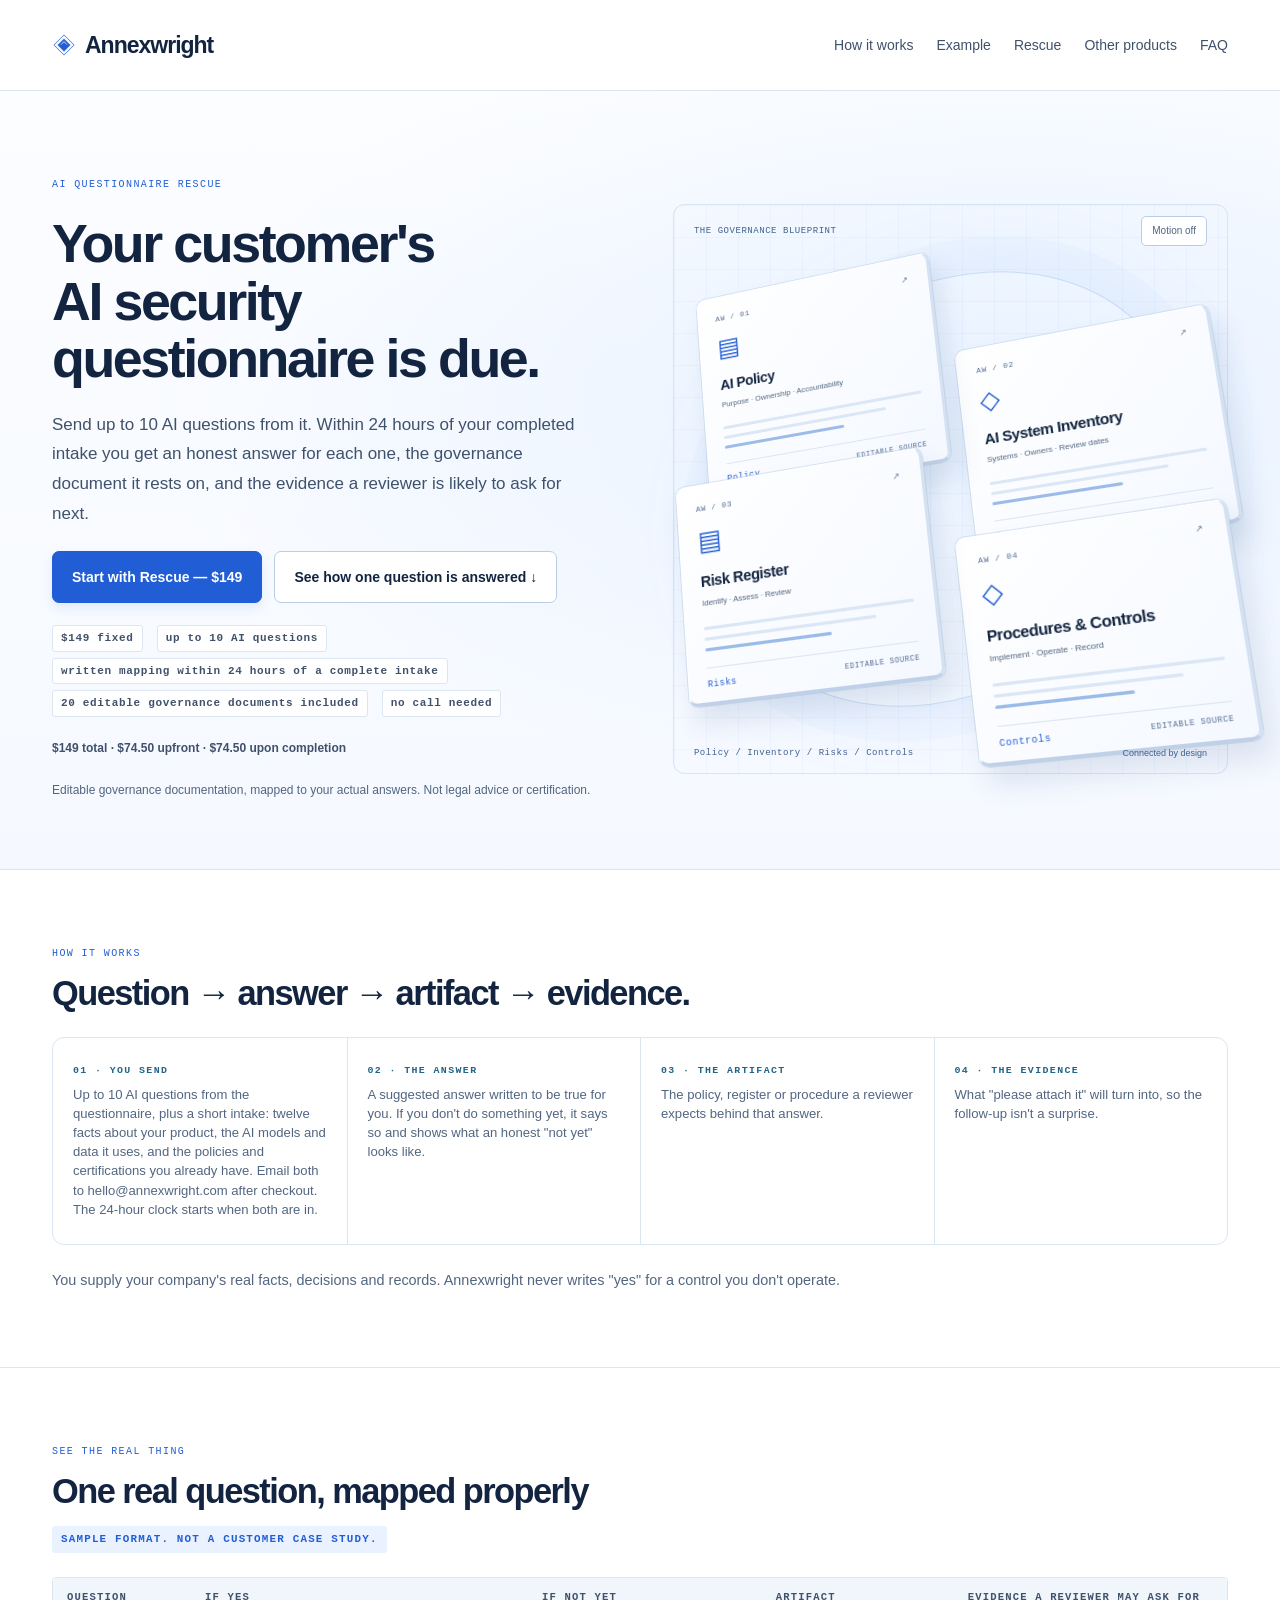
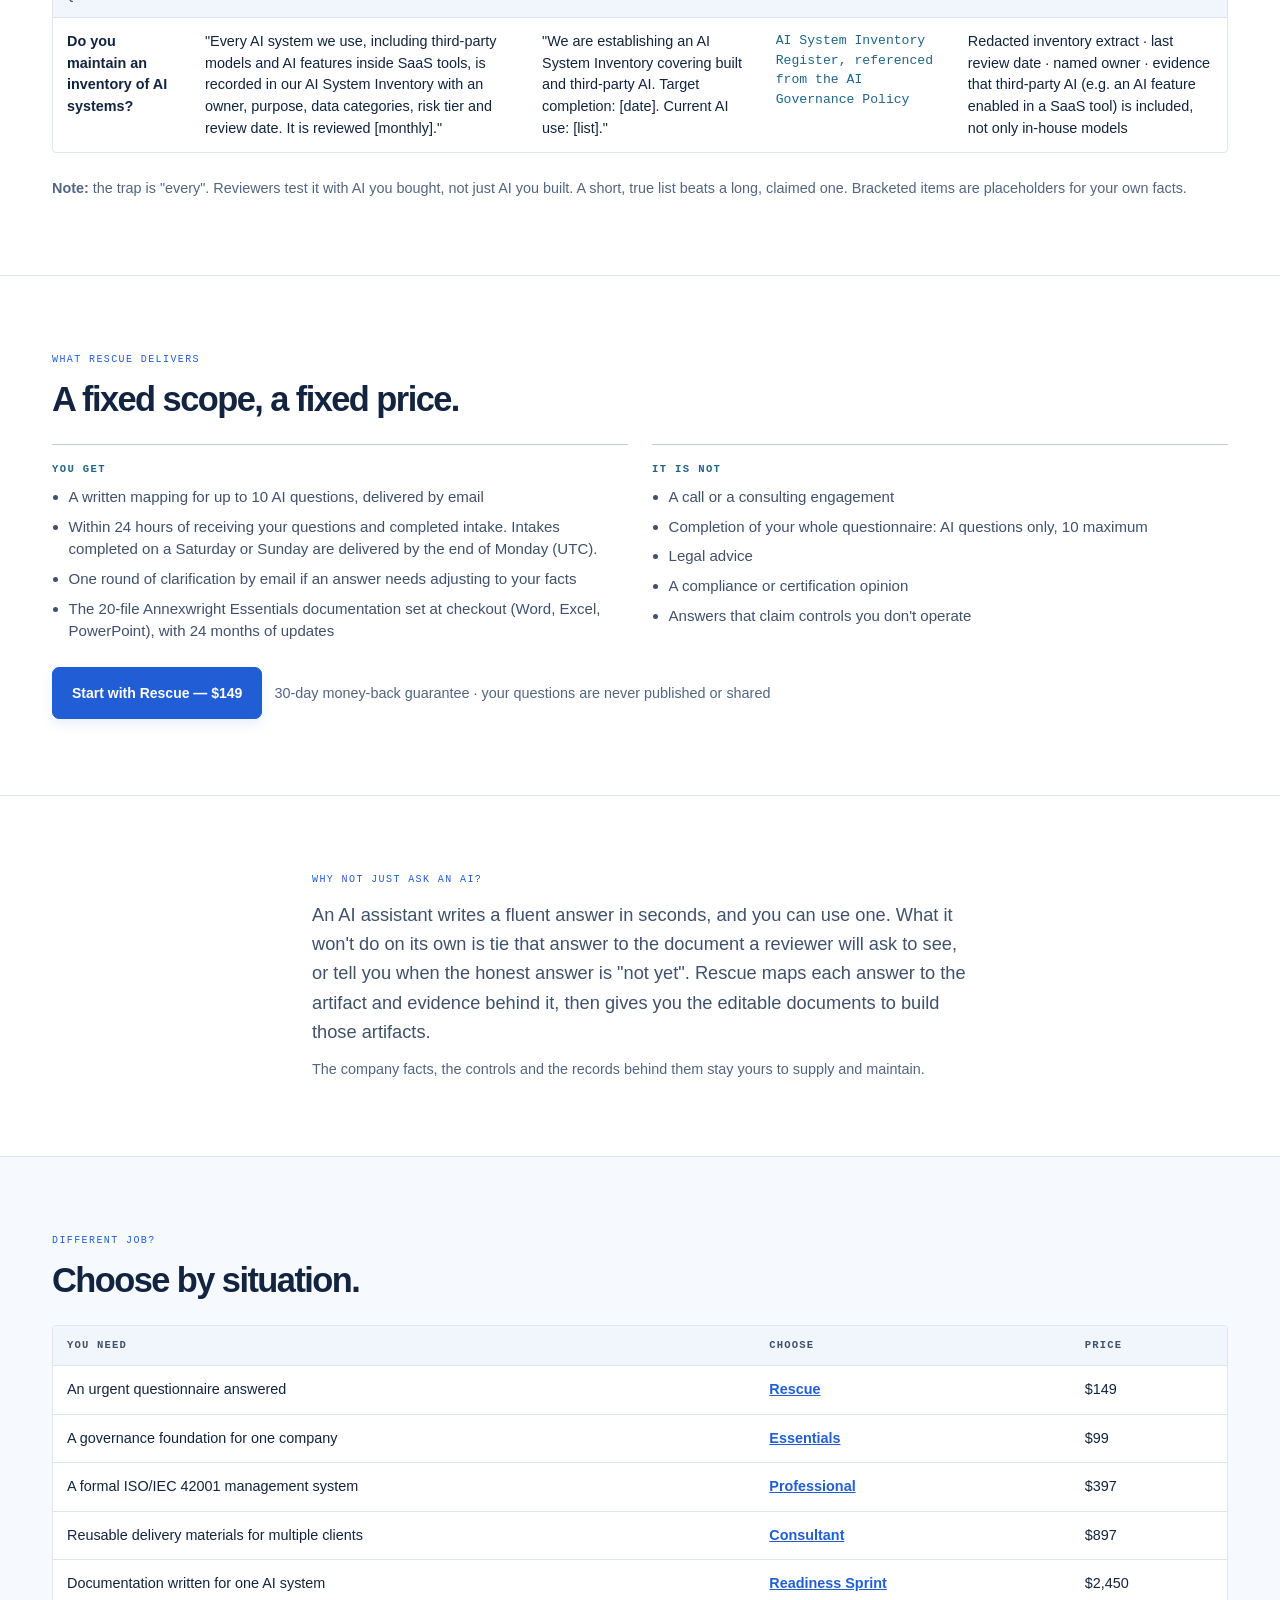
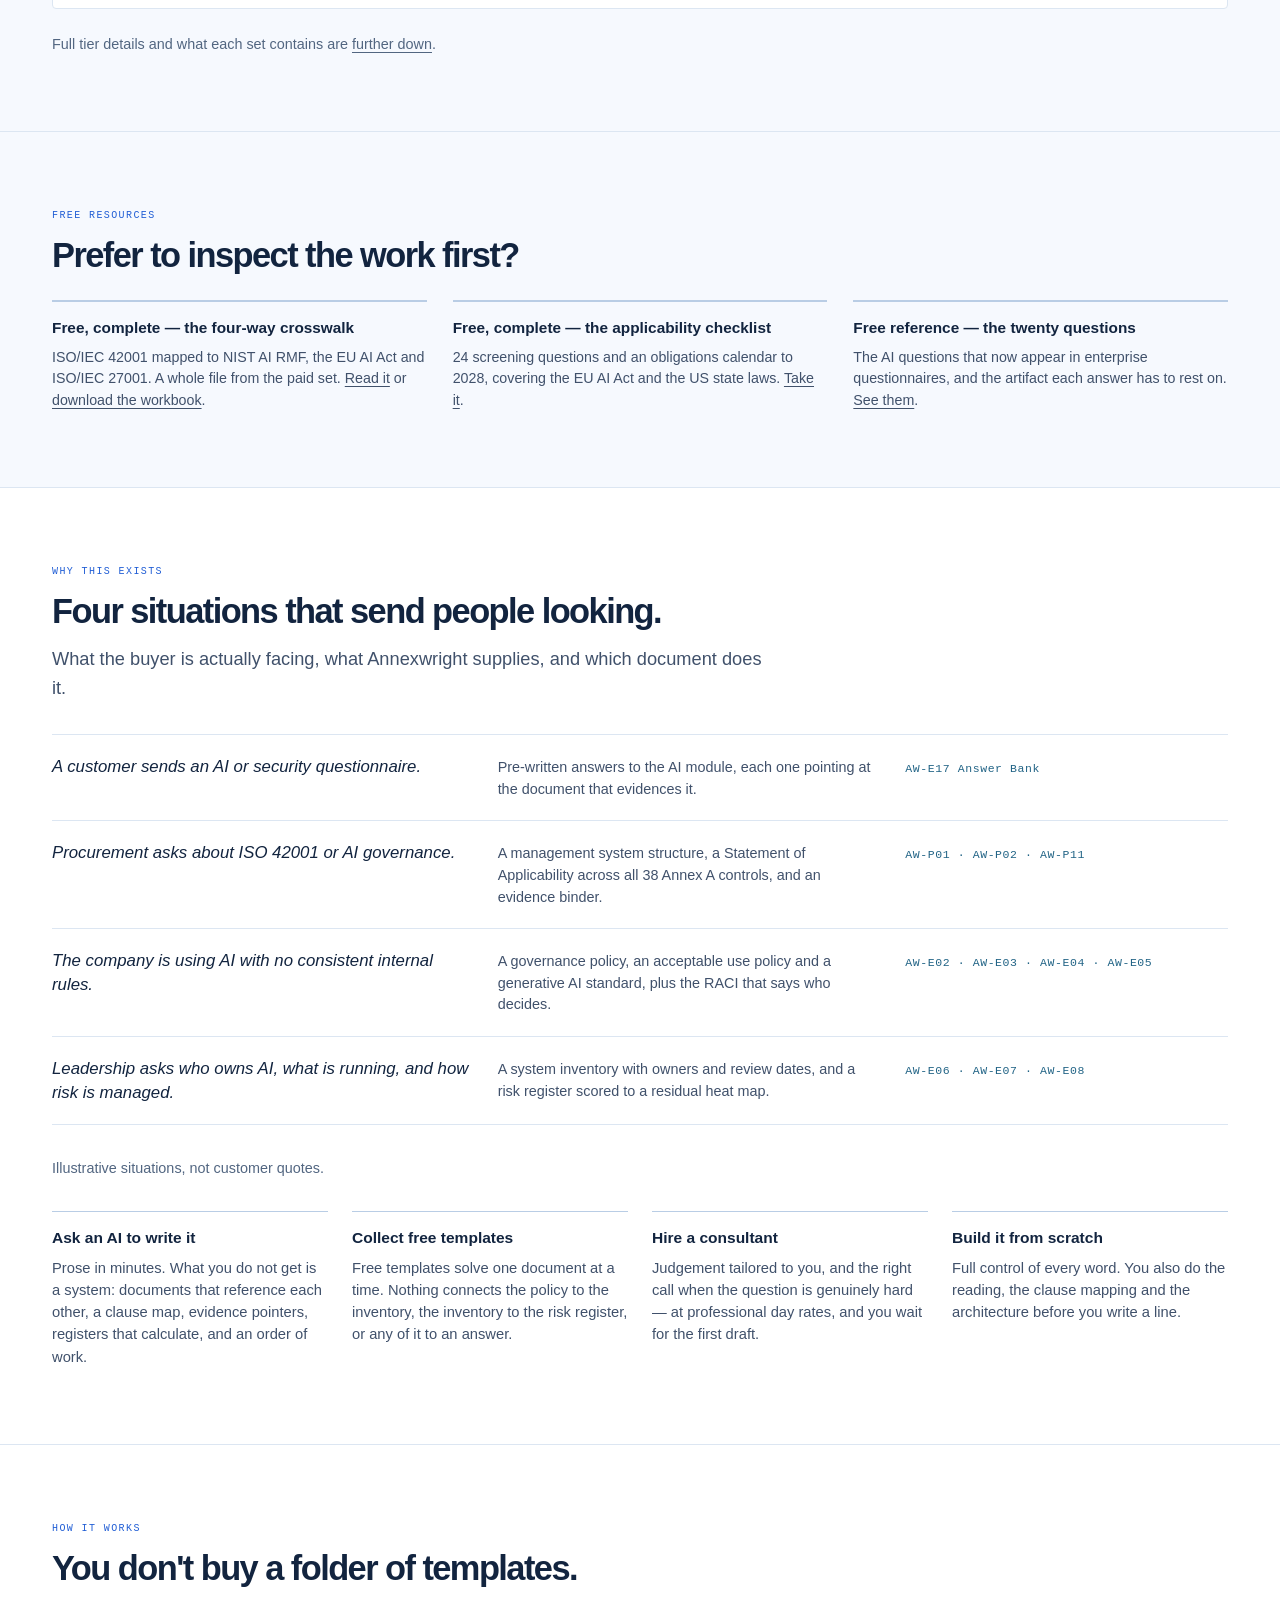
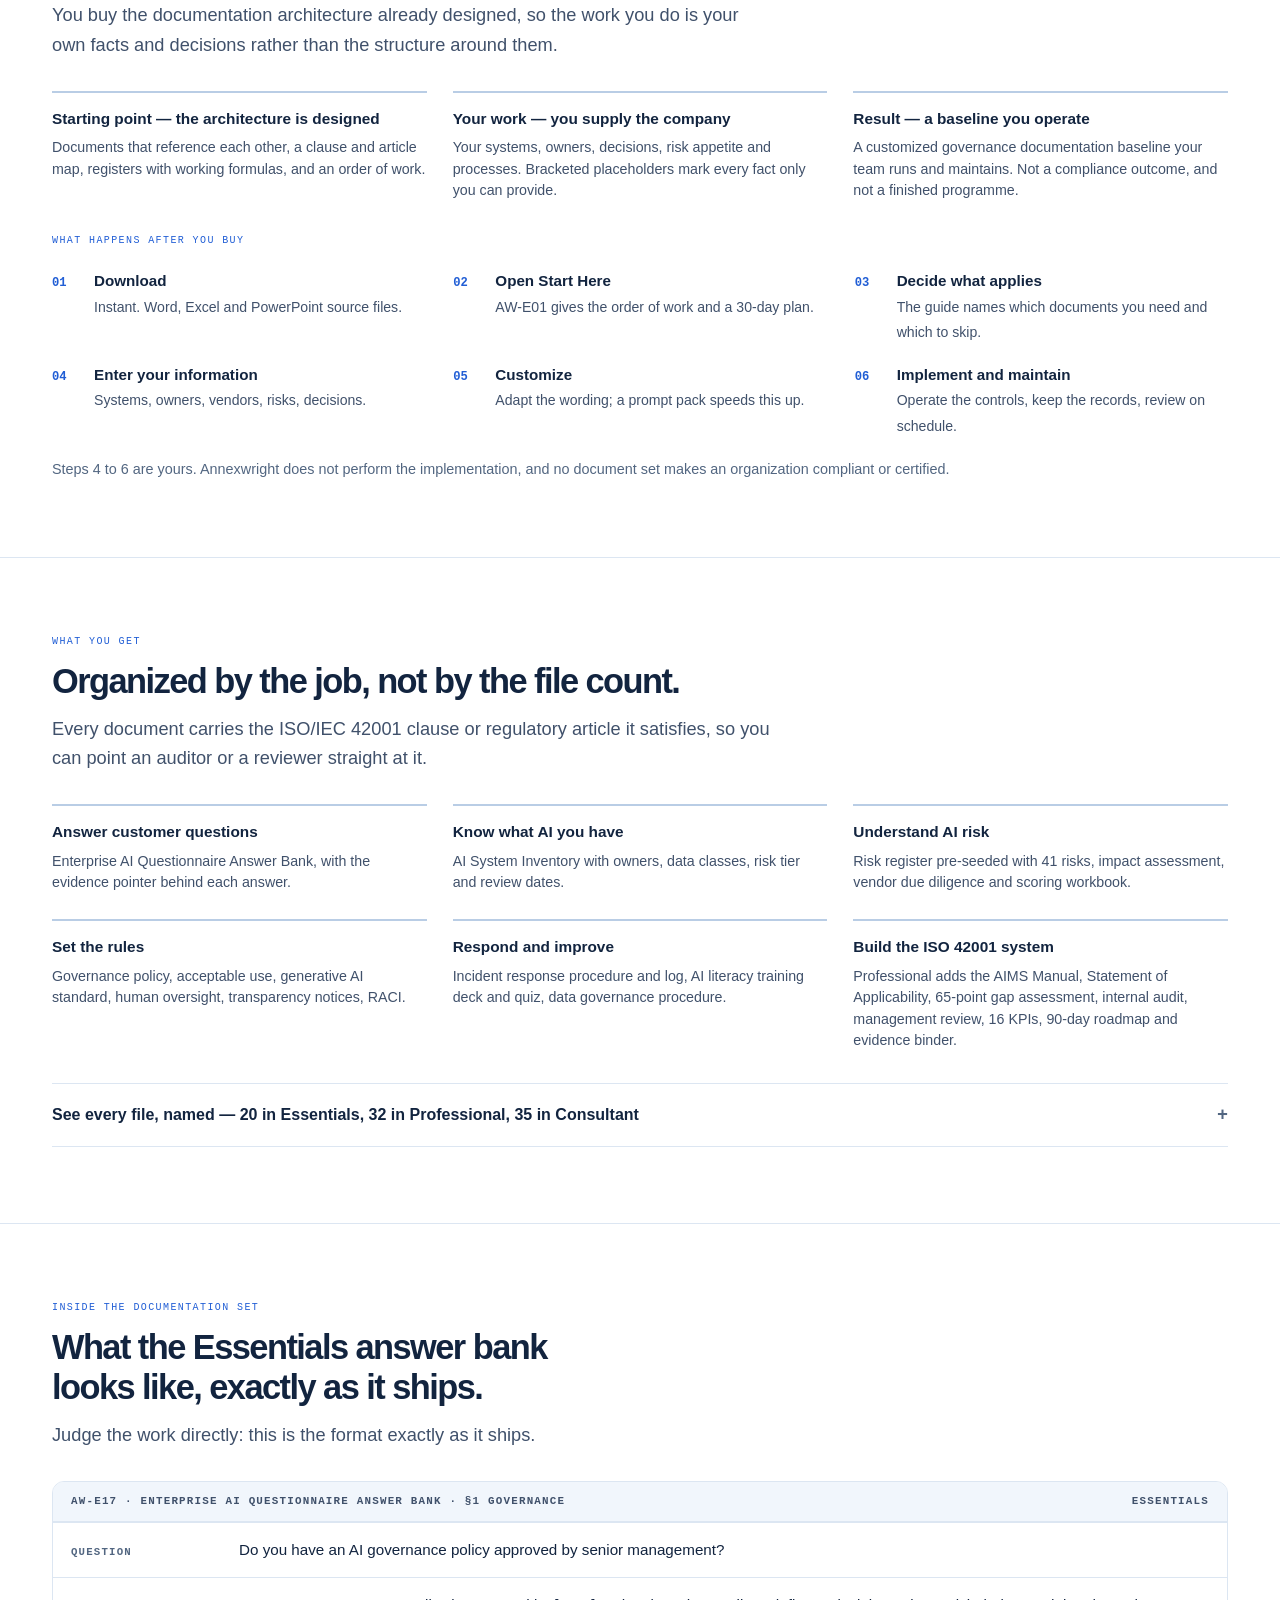
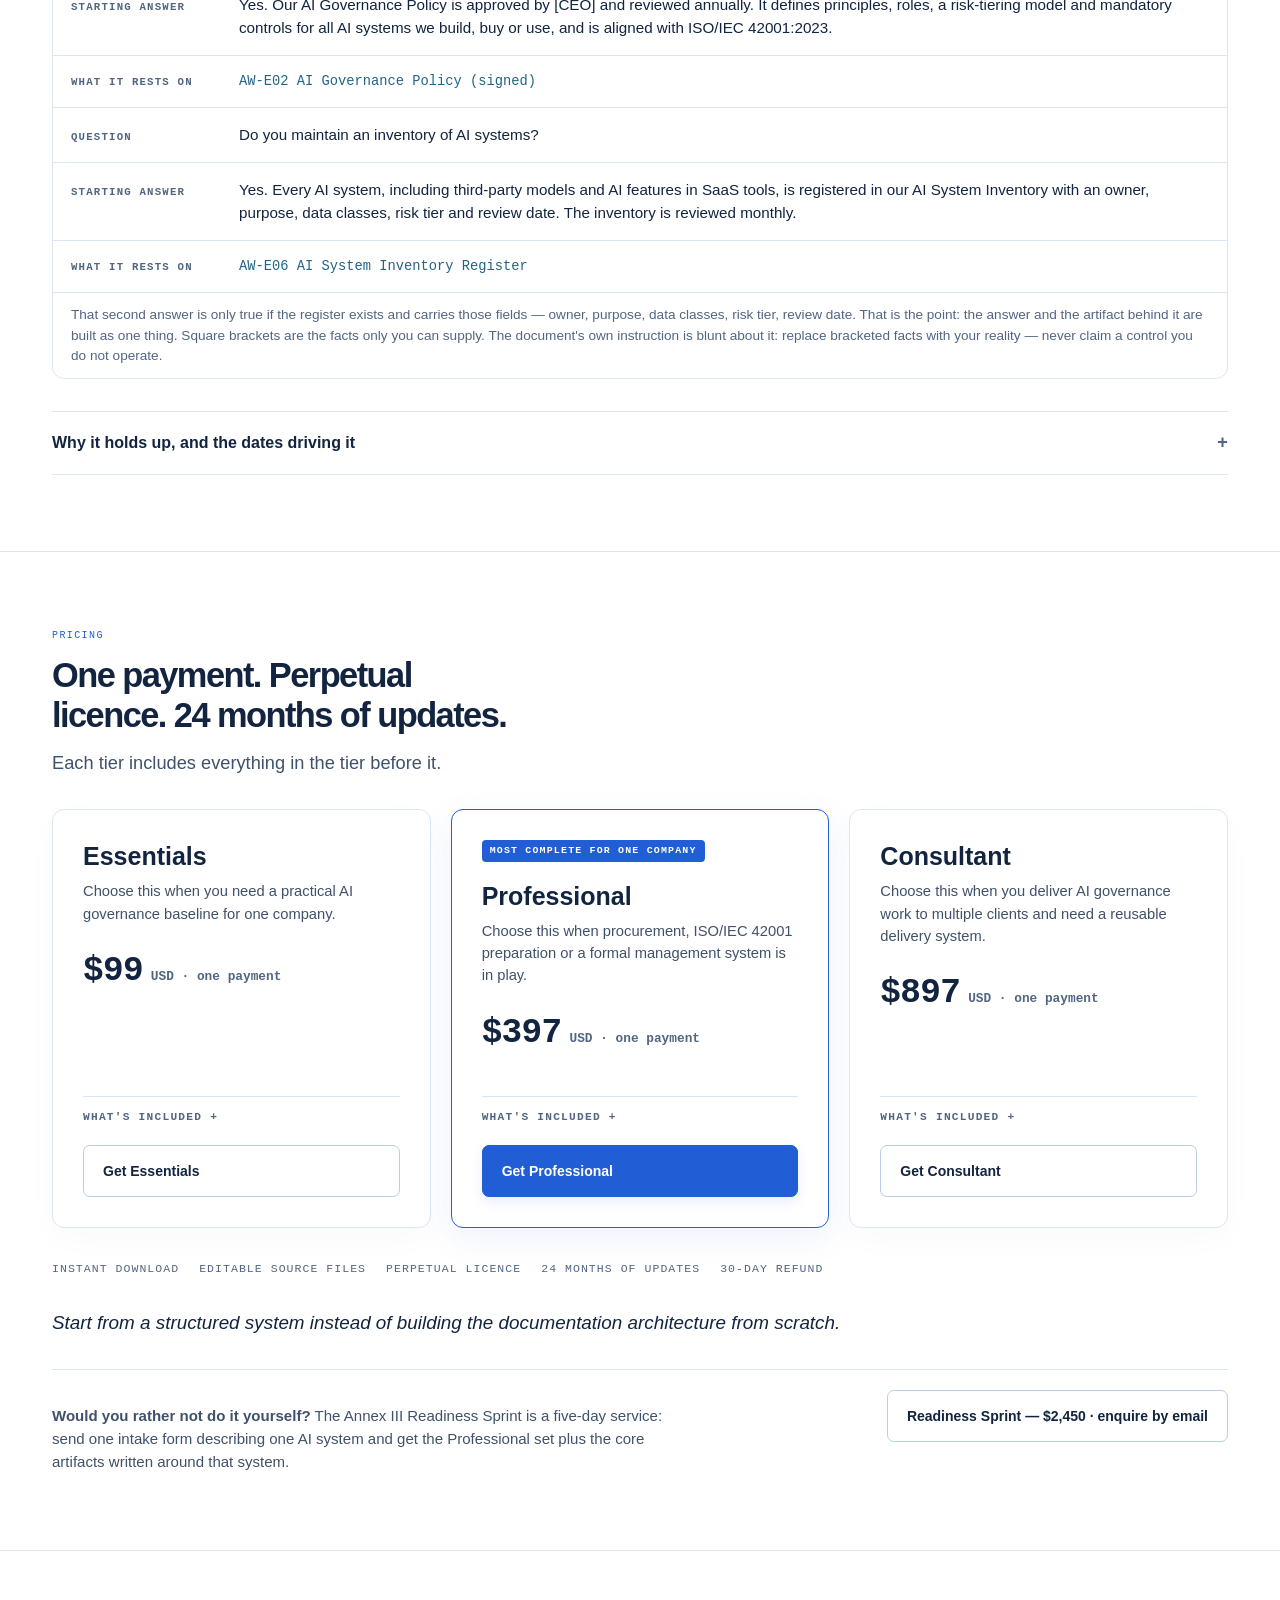
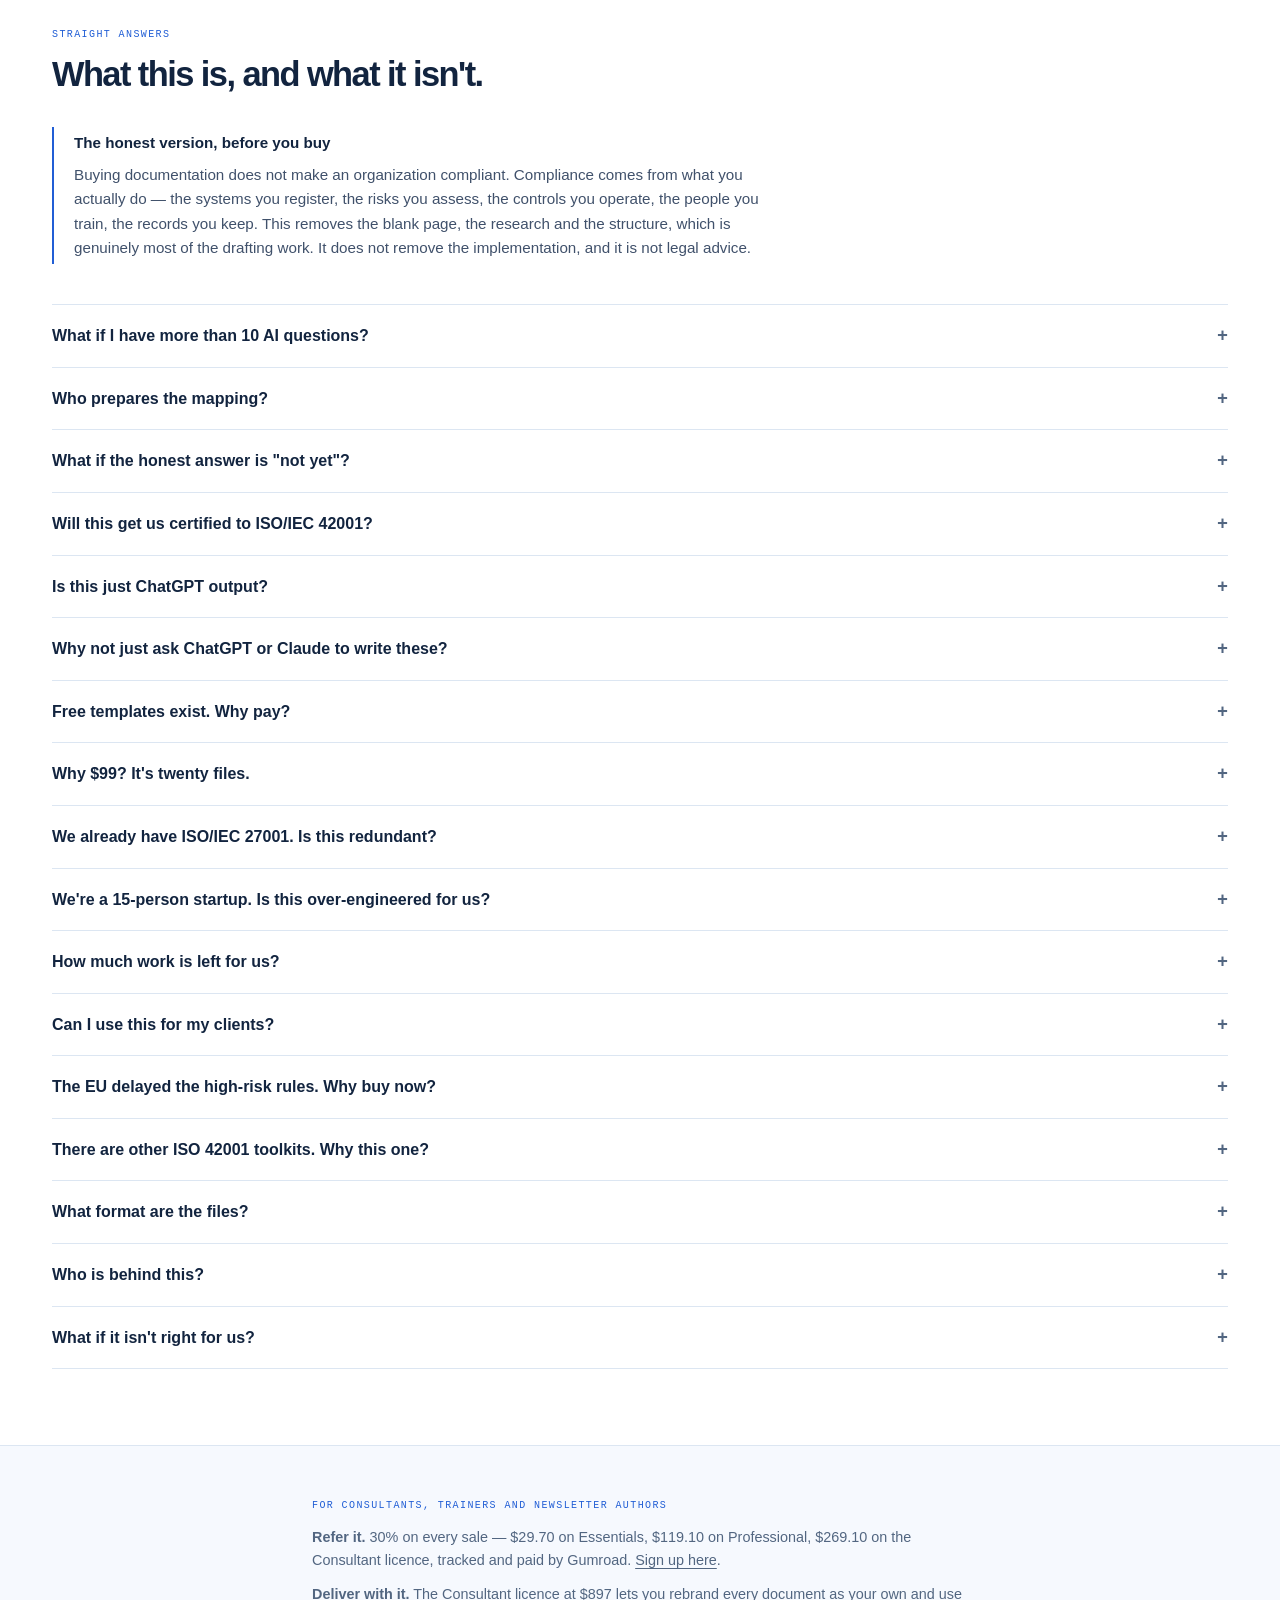
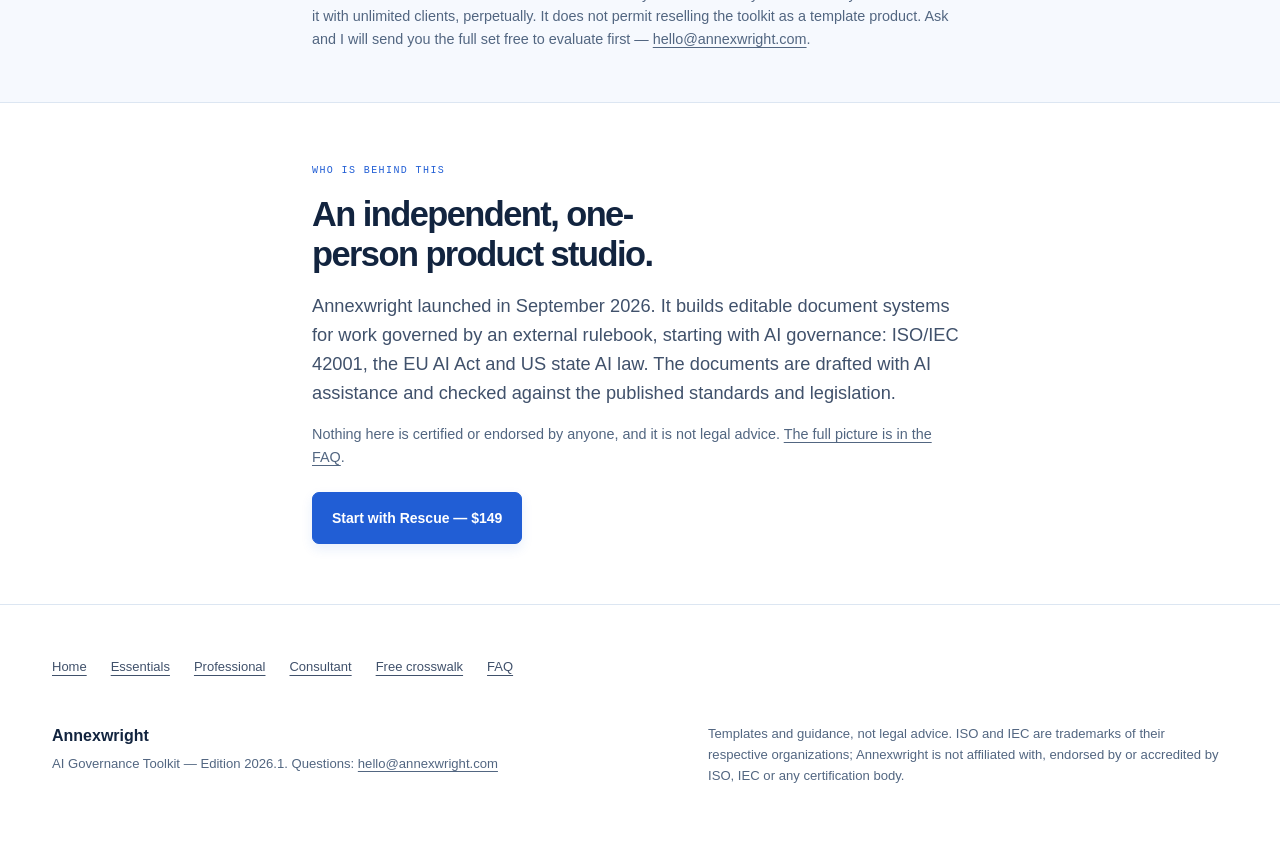
<file: index.html>
<!doctype html>
<html lang="en" data-theme="light">
<head>
<meta name="google-site-verification" content="WncVnE_K5VCwD7oDE9aSImcitsLieWIvMkJpbmuMKBQ" />

<meta charset="utf-8">
<meta name="viewport" content="width=device-width, initial-scale=1">
<title>Annexwright — AI Questionnaire Rescue in 24 Hours</title>
<link rel="canonical" href="https://annexwright.com/">
<meta name="robots" content="index,follow">
<meta name="description" content="Your customer&#x27;s AI security questionnaire is due. Get an honest answer for up to 10 AI questions, the governance artifact behind each answer, and the evidence a reviewer may ask for within 24 hours. $149.">
<meta property="og:title" content="Annexwright — AI Questionnaire Rescue in 24 Hours">
<meta property="og:description" content="Answer the AI section of your customer&#x27;s security questionnaire with an honest answer, the governance artifact behind it, and the evidence a reviewer may ask for. Up to 10 questions, 24 hours, $149.">
<meta property="og:type" content="website">
<meta property="og:url" content="https://annexwright.com/">
<meta property="og:site_name" content="Annexwright">
<meta property="og:image" content="https://annexwright.com/og-image.png?v=precision-blueprint-20261022">
<meta property="og:image:width" content="1200">
<meta property="og:image:height" content="630">
<meta property="og:image:alt" content="Annexwright — the editable policies, registers, assessments and documentation structure behind your AI governance answers.">
<meta name="twitter:card" content="summary_large_image">
<meta name="twitter:title" content="Annexwright — AI Questionnaire Rescue in 24 Hours">
<meta name="twitter:description" content="Answer the AI section of your customer&#x27;s security questionnaire with an honest answer, the governance artifact behind it, and the evidence a reviewer may ask for. Up to 10 questions, 24 hours, $149.">
<meta name="twitter:image" content="https://annexwright.com/og-image.png?v=precision-blueprint-20261022">
<link rel="icon" href="/favicon.svg?v=precision-blueprint-20261022" type="image/svg+xml">
<link rel="apple-touch-icon" href="/apple-touch-icon.png?v=precision-blueprint-20261022">



<style>
  :root{
    --paper:#F3F5F8; --surface:#FFFFFF; --surface-2:#EAEEF3; --ink:#111820; --ink-2:#37444F;
    --muted:#63727F; --line:#D6DDE5; --line-strong:#B8C4CF;
    --navy:#16324F; --navy-2:#0E2138; --crimson:#A4122F; --crimson-soft:#F6E4E7; --teal:#25707C;
    --shadow:0 1px 2px rgba(17,24,32,.05), 0 8px 24px -12px rgba(17,24,32,.18);
    --serif:"Spectral", Georgia, "Times New Roman", serif;
    --sans:"Public Sans", -apple-system, BlinkMacSystemFont, "Segoe UI", Helvetica, Arial, sans-serif;
    --mono:"IBM Plex Mono", ui-monospace, "SF Mono", Menlo, Consolas, monospace;
    --wrap:1120px;
  }
  @media (prefers-color-scheme: dark){
    :root:not([data-theme="light"]){
      --paper:#0D1319; --surface:#151D25; --surface-2:#1D2831; --ink:#EDF1F5; --ink-2:#C3CDD6;
      --muted:#8A99A6; --line:#27333D; --line-strong:#3A4854;
      --navy:#9FC0DE; --navy-2:#0A1119; --crimson:#F0798E; --crimson-soft:#2B1219; --teal:#63BECB;
      --shadow:0 1px 2px rgba(0,0,0,.4), 0 10px 28px -14px rgba(0,0,0,.7);
    }
  }
  :root[data-theme="dark"]{
    --paper:#0D1319; --surface:#151D25; --surface-2:#1D2831; --ink:#EDF1F5; --ink-2:#C3CDD6;
    --muted:#8A99A6; --line:#27333D; --line-strong:#3A4854;
    --navy:#9FC0DE; --navy-2:#0A1119; --crimson:#F0798E; --crimson-soft:#2B1219; --teal:#63BECB;
    --shadow:0 1px 2px rgba(0,0,0,.4), 0 10px 28px -14px rgba(0,0,0,.7);
  }
  *{box-sizing:border-box}
  html{scroll-behavior:smooth}
  html,body{margin:0; padding:0}
  body{background:var(--paper); color:var(--ink); font-family:var(--sans); font-size:17px; line-height:1.6; -webkit-font-smoothing:antialiased; overflow-x:hidden}
  .wrap{max-width:var(--wrap); margin:0 auto; padding:0 24px}
  .narrow{max-width:720px}
  a{color:inherit}
  h1,h2,h3{text-wrap:balance; margin:0}
  h1{font-family:var(--serif); font-weight:700; font-size:clamp(2.2rem,5vw,3.6rem); line-height:1.06; letter-spacing:-.018em}
  h2{font-family:var(--serif); font-weight:600; font-size:clamp(1.55rem,2.8vw,2.15rem); line-height:1.16; letter-spacing:-.01em}
  h3{font-family:var(--sans); font-weight:700; font-size:1.02rem; line-height:1.3}
  p{margin:0}
  .eyebrow{font-family:var(--mono); font-size:.7rem; letter-spacing:.16em; text-transform:uppercase; color:var(--muted); font-weight:500}
  .lede{font-size:1.14rem; color:var(--ink-2); line-height:1.6}
  .small{font-size:.9rem; color:var(--muted); line-height:1.55}
  .mono{font-family:var(--mono)}
  section{padding:84px 0}
  section + section{border-top:1px solid var(--line)}
  @media (max-width:760px){section{padding:56px 0}}
  .stack{display:flex; flex-direction:column}
  .g8{gap:8px}.g12{gap:12px}.g16{gap:16px}.g20{gap:20px}.g24{gap:24px}.g28{gap:28px}.g32{gap:32px}.g40{gap:40px}.g48{gap:48px}

  /* ---- masthead ---- */
  .masthead{background:var(--navy-2); color:#EDF1F5; padding:16px 0}
  .masthead .wrap{display:flex; align-items:center; justify-content:space-between; gap:16px; flex-wrap:wrap}
  .brand{font-family:var(--serif); font-size:1.2rem; font-weight:700; letter-spacing:-.01em; text-decoration:none}
  .masthead nav{display:flex; gap:24px; font-size:.9rem; color:#C6D4E2}
  .masthead nav a{text-decoration:none}
  .masthead nav a:hover{color:#fff; text-decoration:underline; text-underline-offset:3px}

  /* ---- hero ---- */
  .hero{padding:88px 0 64px}
  @media (max-width:760px){.hero{padding:56px 0 48px}}
  .hero h1 em{font-style:italic; color:var(--crimson)}
  .hero .lede em{font-style:normal; color:var(--crimson); font-weight:600}
  .cta-row{display:flex; gap:12px; flex-wrap:wrap; align-items:center}
  .btn{display:inline-flex; align-items:center; gap:8px; font-family:var(--sans); font-weight:600; font-size:.98rem;
       padding:14px 24px; border-radius:3px; text-decoration:none; border:1px solid transparent; cursor:pointer; transition:transform .12s ease, background .12s ease}
  .btn:focus-visible{outline:2px solid var(--crimson); outline-offset:3px}
  .btn-primary{background:var(--navy); color:var(--surface); border-color:var(--navy)}
  :root[data-theme="dark"] .btn-primary, :root:not([data-theme="light"]) .btn-primary{color:var(--navy-2)}
  @media (prefers-color-scheme: light){:root:not([data-theme="dark"]) .btn-primary{color:#fff}}
  .btn-primary:hover{transform:translateY(-1px)}
  .btn-ghost{background:transparent; color:var(--ink); border-color:var(--line-strong)}
  .btn-ghost:hover{background:var(--surface)}
  .ilink{color:inherit; text-decoration:underline; text-underline-offset:3px; text-decoration-thickness:1px}

  /* ---- terms strip ---- */
  .strip{font-family:var(--mono); font-size:.72rem; letter-spacing:.09em; text-transform:uppercase; color:var(--muted);
         display:flex; flex-wrap:wrap; gap:8px 20px}
  .strip span{white-space:nowrap}

  /* ---- triggers ---- */
  .quotes{display:flex; flex-direction:column; border-top:1px solid var(--line)}
  .quote{display:grid; grid-template-columns:148px 1fr; gap:24px; padding:18px 0; border-bottom:1px solid var(--line); align-items:baseline}
  @media (max-width:720px){.quote{grid-template-columns:1fr; gap:4px; padding:16px 0}}
  .quote .who{font-family:var(--mono); font-size:.7rem; letter-spacing:.11em; text-transform:uppercase; color:var(--muted)}
  .quote .said{font-family:var(--serif); font-size:1.08rem; font-style:italic; color:var(--ink); line-height:1.4}

  /* ---- compact alternatives ---- */
  .alts{display:grid; grid-template-columns:repeat(3,1fr); gap:28px}
  .alts-4{grid-template-columns:repeat(4,1fr); gap:24px}
  @media (max-width:1000px){.alts-4{grid-template-columns:repeat(2,1fr); gap:22px}}
  @media (max-width:820px){.alts{grid-template-columns:1fr; gap:20px}.alts-4{grid-template-columns:1fr; gap:18px}}
  .alt{display:flex; flex-direction:column; gap:6px; padding-top:14px; border-top:2px solid var(--line-strong)}
  .alt b{font-size:.97rem; font-weight:700}
  .alt span{font-size:.92rem; color:var(--ink-2); line-height:1.5}

  /* ---- summary cards ---- */
  .cols{display:grid; gap:24px}
  .cols-2{grid-template-columns:repeat(2,1fr)}
  .cols-3{grid-template-columns:repeat(3,1fr)}
  @media (max-width:880px){.cols-2,.cols-3{grid-template-columns:1fr}}
  .card{display:flex; flex-direction:column; gap:8px; padding-top:16px; border-top:2px solid var(--line-strong)}
  .card p{font-size:.94rem; color:var(--ink-2); line-height:1.55}
  .card .tag{font-family:var(--mono); font-size:.66rem; letter-spacing:.13em; text-transform:uppercase; color:var(--teal); font-weight:600}

  /* ---- disclosure ---- */
  details.disclose{border-top:1px solid var(--line); border-bottom:1px solid var(--line)}
  details.disclose + details.disclose{border-top:none}
  details.disclose > summary{list-style:none; cursor:pointer; padding:18px 0; display:flex; align-items:baseline; justify-content:space-between; gap:20px;
                             font-weight:600; font-size:1rem; color:var(--ink)}
  details.disclose > summary::-webkit-details-marker{display:none}
  details.disclose > summary::after{content:"+"; font-family:var(--mono); font-size:1.15rem; color:var(--muted); line-height:1; flex:none}
  details.disclose[open] > summary::after{content:"\2212"}
  details.disclose > summary:hover{color:var(--navy)}
  details.disclose > summary:focus-visible{outline:2px solid var(--crimson); outline-offset:2px}
  .disclose-body{padding:0 0 22px; font-size:.95rem; color:var(--ink-2); line-height:1.6; max-width:760px}

  /* ---- manifest ---- */
  .manifest{border:1px solid var(--line); border-radius:4px; overflow:hidden; margin-bottom:24px}
  .mgroup-head{display:flex; align-items:baseline; justify-content:space-between; gap:12px; padding:11px 16px;
               background:var(--surface-2); border-top:1px solid var(--line); font-family:var(--mono); font-size:.7rem;
               letter-spacing:.1em; text-transform:uppercase; color:var(--ink-2); font-weight:600}
  .manifest .mgroup:first-child .mgroup-head{border-top:none}
  .manifest ul{list-style:none; margin:0; padding:0; background:var(--surface)}
  .manifest li{display:grid; grid-template-columns:78px 1fr 54px; gap:12px; padding:8px 16px; border-top:1px solid var(--line); align-items:baseline}
  @media (max-width:720px){.manifest li{grid-template-columns:66px 1fr}.manifest li .fmt{display:none}}
  .manifest .id{font-family:var(--mono); font-size:.72rem; color:var(--navy); font-weight:600}
  .manifest .nm{font-size:.88rem; color:var(--ink)}
  .manifest .fmt{font-family:var(--mono); font-size:.66rem; color:var(--muted); text-align:right; letter-spacing:.05em}

  /* ---- dates ---- */
  .dates{display:grid; grid-template-columns:repeat(3,1fr); gap:0 32px; border-top:1px solid var(--line)}
  @media (max-width:880px){.dates{grid-template-columns:1fr}}
  .dates div{display:grid; grid-template-columns:108px 1fr; gap:12px; padding:13px 0; border-bottom:1px solid var(--line); align-items:baseline}
  @media (max-width:520px){.dates div{grid-template-columns:1fr; gap:2px}}
  .dates .d{font-family:var(--mono); font-size:.76rem; font-weight:600; color:var(--navy); letter-spacing:-.01em}
  .dates .past .d{color:var(--crimson)}
  .dates .w{font-size:.88rem; color:var(--ink-2); line-height:1.45}
  .dates .w b{color:var(--ink); font-weight:600}

  /* ---- pricing ---- */
  .tiers{display:grid; grid-template-columns:repeat(3,1fr); gap:20px; align-items:stretch}
  @media (max-width:980px){.tiers{grid-template-columns:1fr}}
  .tier{background:var(--surface); border:1px solid var(--line); border-radius:4px; padding:28px; display:flex; flex-direction:column; gap:18px}
  .tier.featured{border-color:var(--navy); box-shadow:var(--shadow)}
  .tier-top{display:flex; flex-direction:column; gap:8px}
  .tier h3{font-family:var(--serif); font-size:1.4rem; font-weight:700}
  .tier .who{font-size:.92rem; color:var(--ink-2); line-height:1.5}
  .price{display:flex; align-items:baseline; gap:8px; font-family:var(--mono); font-weight:600}
  .price .amt{font-size:2.15rem; color:var(--ink); letter-spacing:-.02em}
  .price .cur{font-size:.8rem; color:var(--muted)}
  .tier .spacer{flex:1}
  .tier details{border-top:1px solid var(--line); padding-top:12px}
  .tier details > summary{list-style:none; cursor:pointer; font-family:var(--mono); font-size:.7rem; letter-spacing:.11em;
                          text-transform:uppercase; color:var(--muted); font-weight:600}
  .tier details > summary::-webkit-details-marker{display:none}
  .tier details > summary::after{content:" +"}
  .tier details[open] > summary::after{content:" \2212"}
  .tier details > summary:hover{color:var(--navy)}
  .tier details > summary:focus-visible{outline:2px solid var(--crimson); outline-offset:2px}
  .tier ul{list-style:none; margin:12px 0 0; padding:0; display:flex; flex-direction:column; gap:8px}
  .tier li{font-size:.91rem; color:var(--ink-2); padding-left:18px; position:relative; line-height:1.45}
  .tier li::before{content:""; position:absolute; left:0; top:.55em; width:8px; height:8px; border-radius:1px; background:var(--teal); opacity:.85}
  .tier li.plus{font-weight:600; color:var(--ink)}
  .tier li.plus::before{background:var(--navy)}
  .badge{align-self:flex-start; font-family:var(--mono); font-size:.62rem; letter-spacing:.12em; text-transform:uppercase;
         padding:3px 8px; border-radius:2px; background:var(--navy); color:var(--paper); font-weight:600}
  :root[data-theme="dark"] .badge, :root:not([data-theme="light"]) .badge{color:var(--navy-2)}

  /* ---- closing line ---- */
  .closingline{font-family:var(--serif); font-size:1.18rem; font-style:italic; color:var(--ink); line-height:1.4}

  /* ---- secondary sections ---- */
  #partners{padding:52px 0}
  #about-honest{padding:60px 0}
  @media (max-width:760px){#partners{padding:52px 0}#about-honest{padding:56px 0}}

  /* ---- service note ---- */
  .servicenote{display:flex; gap:20px; align-items:baseline; flex-wrap:wrap; justify-content:space-between;
               padding:20px 0 0; border-top:1px solid var(--line)}
  .servicenote p{font-size:.94rem; color:var(--ink-2); max-width:640px; line-height:1.55}

  /* ---- honest box ---- */
  .honest{border-left:2px solid var(--crimson); padding:4px 0 4px 20px; display:flex; flex-direction:column; gap:8px; max-width:720px}
  .honest strong{font-family:var(--sans); font-weight:700; font-size:.95rem}
  .honest p{font-size:.95rem; color:var(--ink-2); line-height:1.6}

  /* ---- closing ---- */
  .close{background:var(--navy-2); color:#E8EEF4; border-top:none !important}
  .close h2{color:#fff}
  .close p{color:#B9C8D6}
  .close .btn-primary{background:#fff !important; color:#0E2138 !important; border-color:#fff !important}
  .close .btn-ghost{color:#E8EEF4; border-color:#41566C}
  .close .btn-ghost:hover{background:#1B2E44}
  footer{padding:40px 0 56px; font-size:.82rem; color:var(--muted); border-top:1px solid var(--line)}
  footer .wrap{display:flex; justify-content:space-between; gap:20px; flex-wrap:wrap}
  footer .fbrand{font-family:var(--serif); font-size:1rem; font-weight:700; color:var(--ink); display:block; margin-bottom:4px}
  @media (prefers-reduced-motion: reduce){*{transition:none !important; animation:none !important; scroll-behavior:auto}}

  /* ---- before state ---- */
  .before{display:grid; grid-template-columns:96px 1fr; gap:16px; align-items:baseline; padding:14px 0 16px; border-bottom:1px solid var(--line)}
  @media (max-width:720px){.before{grid-template-columns:1fr; gap:4px}}
  .before .lbl{font-family:var(--mono); font-size:.66rem; letter-spacing:.14em; text-transform:uppercase; color:var(--crimson); font-weight:600}
  .before .txt{font-size:.95rem; color:var(--ink-2); line-height:1.55}
  .before .txt em{font-style:italic; color:var(--ink)}

  /* ---- flow ---- */
  .flow{display:grid; grid-template-columns:repeat(5,1fr); border:1px solid var(--line); border-radius:4px; overflow:hidden; background:var(--surface)}
  @media (max-width:880px){.flow{grid-template-columns:1fr}}
  .flow .fs{padding:18px 16px; border-left:1px solid var(--line); display:flex; flex-direction:column; gap:6px}
  .flow .fs:first-child{border-left:none}
  @media (max-width:880px){.flow .fs{border-left:none; border-top:1px solid var(--line)} .flow .fs:first-child{border-top:none}}
  .flow .n{font-family:var(--mono); font-size:.62rem; letter-spacing:.14em; text-transform:uppercase; color:var(--teal); font-weight:600}
  .flow .t{font-size:.93rem; font-weight:700; color:var(--ink); line-height:1.35}
  .flow .d{font-size:.82rem; color:var(--muted); line-height:1.45}

  /* ---- numbered steps ---- */
  .steps{display:grid; grid-template-columns:repeat(3,1fr); gap:18px 28px}
  @media (max-width:820px){.steps{grid-template-columns:1fr; gap:14px}}
  .steps .s{display:grid; grid-template-columns:32px 1fr; gap:10px; align-items:baseline}
  .steps .num{font-family:var(--mono); font-size:.76rem; font-weight:600; color:var(--navy)}
  .steps .sx b{display:block; font-size:.95rem; font-weight:700}
  .steps .sx span{font-size:.88rem; color:var(--ink-2); line-height:1.45}

  /* ---- trigger rows ---- */
  .trigs{display:flex; flex-direction:column; border-top:1px solid var(--line)}
  .trig{display:grid; grid-template-columns:1.1fr 1fr .85fr; gap:28px; padding:20px 0; border-bottom:1px solid var(--line); align-items:baseline}
  @media (max-width:880px){.trig{grid-template-columns:1fr; gap:6px; padding:18px 0}}
  .trig .p{font-family:var(--serif); font-size:1.05rem; font-style:italic; color:var(--ink); line-height:1.4}
  .trig .m{font-size:.9rem; color:var(--ink-2); line-height:1.5}
  .trig .o{font-family:var(--mono); font-size:.72rem; letter-spacing:.05em; color:var(--teal); line-height:1.55}

  /* ---- outcome groups ---- */
  .outs{display:grid; grid-template-columns:repeat(3,1fr); gap:26px}
  @media (max-width:880px){.outs{grid-template-columns:1fr; gap:20px}}
  .out{display:flex; flex-direction:column; gap:6px; padding-top:14px; border-top:2px solid var(--line-strong)}
  .out b{font-size:.96rem; font-weight:700}
  .out span{font-size:.89rem; color:var(--ink-2); line-height:1.5}

  /* ---- real sample ---- */
  .sample{border:1px solid var(--line); border-radius:4px; overflow:hidden; background:var(--surface)}
  .sample-head{padding:11px 18px; background:var(--surface-2); border-bottom:1px solid var(--line);
               font-family:var(--mono); font-size:.68rem; letter-spacing:.11em; text-transform:uppercase; color:var(--ink-2); font-weight:600;
               display:flex; justify-content:space-between; gap:12px; flex-wrap:wrap}
  .srow{display:grid; grid-template-columns:150px 1fr; gap:18px; padding:15px 18px; border-top:1px solid var(--line); align-items:baseline}
  .srow:first-of-type{border-top:none}
  @media (max-width:720px){.srow{grid-template-columns:1fr; gap:4px}}
  .srow .lbl{font-family:var(--mono); font-size:.67rem; letter-spacing:.11em; text-transform:uppercase; color:var(--muted); font-weight:600}
  .srow .val{font-size:.95rem; color:var(--ink); line-height:1.55}
  .srow .val.ev{font-family:var(--mono); font-size:.86rem; color:var(--teal)}
  .sample-foot{padding:12px 18px; border-top:1px solid var(--line); font-size:.85rem; color:var(--muted); line-height:1.5}

  /* --- preview additions --- */
  .flow.f4{grid-template-columns:repeat(4,1fr)}
  @media (max-width:880px){.flow.f4{grid-template-columns:1fr}}
  .facts{display:flex; flex-wrap:wrap; gap:6px 14px; font-family:var(--mono); font-size:.72rem; letter-spacing:.06em; color:var(--ink-2); font-weight:600}
  .facts span{padding:3px 8px; border:1px solid var(--line); border-radius:3px; background:var(--surface)}
  .trust{font-size:.86rem; color:var(--muted)}
  .xtable-wrap{overflow-x:auto; border:1px solid var(--line); border-radius:4px; background:var(--surface)}
  .xtable{width:100%; border-collapse:collapse; font-size:.9rem; min-width:760px}
  .xtable th{text-align:left; font-family:var(--mono); font-size:.66rem; letter-spacing:.11em; text-transform:uppercase; color:var(--ink-2); background:var(--surface-2); padding:11px 14px; border-bottom:1px solid var(--line)}
  .xtable td{padding:13px 14px; border-top:1px solid var(--line); vertical-align:top; line-height:1.5; color:var(--ink)}
  .xtable td.q{font-weight:700}
  .xtable td.ev{font-family:var(--mono); font-size:.82rem; color:var(--teal)}
  .xtable a{color:var(--navy); font-weight:700}
  .samplelabel{display:inline-block; font-family:var(--mono); font-size:.68rem; letter-spacing:.11em; text-transform:uppercase; color:var(--crimson); background:var(--crimson-soft); padding:5px 9px; border-radius:3px; font-weight:600}
  @media (max-width:720px){.xtable{min-width:0}.xtable thead{display:none}.xtable tr,.xtable td{display:block}.xtable td{border-top:none;padding:6px 14px}.xtable tr{border-top:1px solid var(--line);padding:8px 0}.xtable tr:first-child{border-top:none}.xtable td[data-l]::before{content:attr(data-l);display:block;font-family:var(--mono);font-size:.62rem;letter-spacing:.11em;text-transform:uppercase;color:var(--muted);margin-bottom:2px}}
  .getnot ul{margin:0; padding-left:1.1em; display:flex; flex-direction:column; gap:7px; font-size:.94rem; color:var(--ink-2); line-height:1.5}
</style>
<script type="application/ld+json">{"@context":"https://schema.org","@graph":[{"@type":"Organization","@id":"https://annexwright.com/#org","name":"Annexwright","url":"https://annexwright.com/","logo":"https://annexwright.com/apple-touch-icon.png","email":"hello@annexwright.com","description":"Independent product studio publishing editable ISO/IEC 42001 and EU AI Act governance documentation systems."},{"@type":"WebSite","@id":"https://annexwright.com/#website","url":"https://annexwright.com/","name":"Annexwright","publisher":{"@id":"https://annexwright.com/#org"},"inLanguage":"en","description":"Editable ISO/IEC 42001 and EU AI Act governance documentation systems."}]}</script>
<link rel="stylesheet" href="/assets/blueprint.css">
<meta name="theme-color" content="#215ed5">
</head>
<body>
<a class="skip-link" href="#main-content">Skip to content</a>

<header class="masthead">
  <div class="wrap">
    <a class="brand" href="/">Annexwright</a>
    <nav aria-label="Main navigation">
      <a href="#how">How it works</a>
      <a href="#example">Example</a>
      <a href="#rescue">Rescue</a>
      <a href="#choose">Other products</a>
      <a href="#faq">FAQ</a>
    </nav>
  </div>
</header>
<main id="main-content" tabindex="-1">

<!-- ===== HERO — RESCUE ===== -->
<section class="hero">
  <div class="wrap hero-layout">
    <div class="stack g24 narrow">
      <p class="eyebrow">AI Questionnaire Rescue</p>
      <h1>Your customer's AI security questionnaire is due.</h1>
      <p class="lede">Send up to 10 AI questions from it. Within 24 hours of your completed intake you get an honest answer for each one, the governance document it rests on, and the evidence a reviewer is likely to ask for next.</p>
      <div class="cta-row">
        <a class="btn btn-primary" href="https://annexwright.gumroad.com/l/rescue">Start with Rescue — $149</a>
        <a class="btn btn-ghost" href="#example">See how one question is answered ↓</a>
      </div>
      <p class="facts"><span>$149 fixed</span><span>up to 10 AI questions</span><span>written mapping within 24 hours of a complete intake</span><span>20 editable governance documents included</span><span>no call needed</span></p>
      <p class="payment-note">$149 total · $74.50 upfront · $74.50 upon completion</p>
      <p class="trust">Editable governance documentation, mapped to your actual answers. Not legal advice or certification.</p>
    </div>
    <div class="blueprint-scene" role="group" aria-label="Illustration of connected AI governance documents: Policy, Inventory, Risks and Controls">
      <div class="scene-heading"><span>THE GOVERNANCE BLUEPRINT</span><button class="motion-toggle" type="button" aria-pressed="false" hidden>Pause motion</button></div>
      <div class="blueprint-orbit" aria-hidden="true"></div>
      <div class="document-stage" aria-hidden="true">
<div class="doc-position doc-0"><div class="blueprint-doc"><div class="doc-meta"><span>AW / 01</span><span>↗</span></div><span class="doc-icon">▤</span><h3>AI Policy</h3><p>Purpose · Ownership · Accountability</p><div class="doc-lines"><i></i><i></i><i></i></div><div class="doc-bottom"><span>Policy</span><span>EDITABLE SOURCE</span></div></div></div><div class="doc-position doc-1"><div class="blueprint-doc"><div class="doc-meta"><span>AW / 02</span><span>↗</span></div><span class="doc-icon">◇</span><h3>AI System Inventory</h3><p>Systems · Owners · Review dates</p><div class="doc-lines"><i></i><i></i><i></i></div><div class="doc-bottom"><span>Inventory</span><span>EDITABLE SOURCE</span></div></div></div><div class="doc-position doc-2"><div class="blueprint-doc"><div class="doc-meta"><span>AW / 03</span><span>↗</span></div><span class="doc-icon">▤</span><h3>Risk Register</h3><p>Identify · Assess · Review</p><div class="doc-lines"><i></i><i></i><i></i></div><div class="doc-bottom"><span>Risks</span><span>EDITABLE SOURCE</span></div></div></div><div class="doc-position doc-3"><div class="blueprint-doc"><div class="doc-meta"><span>AW / 04</span><span>↗</span></div><span class="doc-icon">◇</span><h3>Procedures & Controls</h3><p>Implement · Operate · Record</p><div class="doc-lines"><i></i><i></i><i></i></div><div class="doc-bottom"><span>Controls</span><span>EDITABLE SOURCE</span></div></div></div></div><div class="scene-footer"><span>Policy / Inventory / Risks / Controls</span><span>Connected by design</span></div></div>
  </div>
</section>

<!-- ===== HOW RESCUE WORKS ===== -->
<section id="how">
  <div class="wrap stack g24">
    <div class="stack g12 narrow">
      <p class="eyebrow">How it works</p>
      <h2>Question → answer → artifact → evidence.</h2>
    </div>
    <div class="flow f4">
      <div class="fs"><span class="n">01 · You send</span><span class="d">Up to 10 AI questions from the questionnaire, plus a short intake: twelve facts about your product, the AI models and data it uses, and the policies and certifications you already have. Email both to hello@annexwright.com after checkout. The 24-hour clock starts when both are in.</span></div>
      <div class="fs"><span class="n">02 · The answer</span><span class="d">A suggested answer written to be true for you. If you don't do something yet, it says so and shows what an honest "not yet" looks like.</span></div>
      <div class="fs"><span class="n">03 · The artifact</span><span class="d">The policy, register or procedure a reviewer expects behind that answer.</span></div>
      <div class="fs"><span class="n">04 · The evidence</span><span class="d">What "please attach it" will turn into, so the follow-up isn't a surprise.</span></div>
    </div>
    <p class="small">You supply your company's real facts, decisions and records. Annexwright never writes "yes" for a control you don't operate.</p>
  </div>
</section>

<!-- ===== REAL EXAMPLE ===== -->
<section id="example">
  <div class="wrap stack g24">
    <div class="stack g12 narrow">
      <p class="eyebrow">See the real thing</p>
      <h2>One real question, mapped properly</h2>
      <p><span class="samplelabel">Sample format. Not a customer case study.</span></p>
    </div>
    <div class="xtable-wrap" role="region" aria-label="Comparison table, scroll horizontally" tabindex="0">
      <table class="xtable">
        <thead><tr><th scope="col">Question</th><th scope="col">If yes</th><th scope="col">If not yet</th><th scope="col">Artifact</th><th scope="col">Evidence a reviewer may ask for</th></tr></thead>
        <tbody><tr><td class="q" data-l="Question">Do you maintain an inventory of AI systems?</td><td data-l="If yes">"Every AI system we use, including third-party models and AI features inside SaaS tools, is recorded in our AI System Inventory with an owner, purpose, data categories, risk tier and review date. It is reviewed [monthly]."</td><td data-l="If not yet">"We are establishing an AI System Inventory covering built and third-party AI. Target completion: [date]. Current AI use: [list]."</td><td class="ev" data-l="Artifact">AI System Inventory Register, referenced from the AI Governance Policy</td><td data-l="Evidence a reviewer may ask for">Redacted inventory extract · last review date · named owner · evidence that third-party AI (e.g. an AI feature enabled in a SaaS tool) is included, not only in-house models</td></tr></tbody>
      </table>
    </div>
    <p class="small"><strong>Note:</strong> the trap is "every". Reviewers test it with AI you bought, not just AI you built. A short, true list beats a long, claimed one. Bracketed items are placeholders for your own facts.</p>
  </div>
</section>

<!-- ===== WHAT RESCUE DELIVERS ===== -->
<section id="rescue">
  <div class="wrap stack g24">
    <div class="stack g12 narrow">
      <p class="eyebrow">What Rescue delivers</p>
      <h2>A fixed scope, a fixed price.</h2>
    </div>
    <div class="cols cols-2">
      <div class="card getnot"><span class="tag">You get</span>
        <ul>
          <li>A written mapping for up to 10 AI questions, delivered by email</li>
          <li>Within 24 hours of receiving your questions and completed intake. Intakes completed on a Saturday or Sunday are delivered by the end of Monday (UTC).</li>
          <li>One round of clarification by email if an answer needs adjusting to your facts</li>
          <li>The 20-file Annexwright Essentials documentation set at checkout (Word, Excel, PowerPoint), with 24 months of updates</li>
        </ul>
      </div>
      <div class="card getnot"><span class="tag">It is not</span>
        <ul>
          <li>A call or a consulting engagement</li>
          <li>Completion of your whole questionnaire: AI questions only, 10 maximum</li>
          <li>Legal advice</li>
          <li>A compliance or certification opinion</li>
          <li>Answers that claim controls you don't operate</li>
        </ul>
      </div>
    </div>
    <div class="cta-row">
      <a class="btn btn-primary" href="https://annexwright.gumroad.com/l/rescue">Start with Rescue — $149</a>
      <span class="small">30-day money-back guarantee · your questions are never published or shared</span>
    </div>
  </div>
</section>

<!-- ===== WHY NOT JUST ASK AN AI ===== -->
<section id="why-ai">
  <div class="wrap stack g12 narrow">
    <p class="eyebrow">Why not just ask an AI?</p>
    <p class="lede">An AI assistant writes a fluent answer in seconds, and you can use one. What it won't do on its own is tie that answer to the document a reviewer will ask to see, or tell you when the honest answer is "not yet". Rescue maps each answer to the artifact and evidence behind it, then gives you the editable documents to build those artifacts.</p>
    <p class="small">The company facts, the controls and the records behind them stay yours to supply and maintain.</p>
  </div>
</section>

<!-- ===== CHOOSE BY SITUATION ===== -->
<section id="choose">
  <div class="wrap stack g24">
    <div class="stack g12 narrow">
      <p class="eyebrow">Different job?</p>
      <h2>Choose by situation.</h2>
    </div>
    <div class="xtable-wrap" role="region" aria-label="Comparison table, scroll horizontally" tabindex="0">
      <table class="xtable">
        <thead><tr><th scope="col">You need</th><th scope="col">Choose</th><th scope="col">Price</th></tr></thead>
        <tbody>
          <tr><td data-l="You need">An urgent questionnaire answered</td><td data-l="Choose"><a href="https://annexwright.gumroad.com/l/rescue">Rescue</a></td><td data-l="Price">$149</td></tr>
          <tr><td data-l="You need">A governance foundation for one company</td><td data-l="Choose"><a href="/essentials/">Essentials</a></td><td data-l="Price">$99</td></tr>
          <tr><td data-l="You need">A formal ISO/IEC 42001 management system</td><td data-l="Choose"><a href="/professional/">Professional</a></td><td data-l="Price">$397</td></tr>
          <tr><td data-l="You need">Reusable delivery materials for multiple clients</td><td data-l="Choose"><a href="/consultant/">Consultant</a></td><td data-l="Price">$897</td></tr>
          <tr><td data-l="You need">Documentation written for one AI system</td><td data-l="Choose"><a href="mailto:hello@annexwright.com?subject=Readiness%20Sprint%20enquiry">Readiness Sprint</a></td><td data-l="Price">$2,450</td></tr>
        </tbody>
      </table>
    </div>
    <p class="small">Full tier details and what each set contains are <a class="ilink" href="#pricing">further down</a>.</p>
  </div>
</section>

<!-- ===== FREE RESOURCES ===== -->
<section id="free">
  <div class="wrap stack g24">
    <div class="stack g12 narrow">
      <p class="eyebrow">Free resources</p>
      <h2>Prefer to inspect the work first?</h2>
    </div>
    <div class="outs">
      <div class="out"><b>Free, complete — the four-way crosswalk</b><span>ISO/IEC 42001 mapped to NIST AI RMF, the EU AI Act and ISO/IEC 27001. A whole file from the paid set. <a class="ilink" href="/iso-42001-crosswalk/">Read it</a> or <a class="ilink" href="https://annexwright.com/iso-42001-crosswalk/Four-Way-Framework-Crosswalk.xlsx">download the workbook</a>.</span></div>
      <div class="out"><b>Free, complete — the applicability checklist</b><span>24 screening questions and an obligations calendar to 2028, covering the EU AI Act and the US state laws. <a class="ilink" href="https://annexwright.gumroad.com/l/checklist">Take it</a>.</span></div>
      <div class="out"><b>Free reference — the twenty questions</b><span>The AI questions that now appear in enterprise questionnaires, and the artifact each answer has to rest on. <a class="ilink" href="/ai-security-questionnaire/">See them</a>.</span></div>
    </div>
  </div>
</section>

<!-- ===== WHY THIS EXISTS — BUYING TRIGGERS ===== -->
<section id="situations">
  <div class="wrap stack g32">
    <div class="stack g12 narrow">
      <p class="eyebrow">Why this exists</p>
      <h2>Four situations that send people looking.</h2>
      <p class="lede">What the buyer is actually facing, what Annexwright supplies, and which document does it.</p>
    </div>

    <div class="trigs">
      <div class="trig">
        <span class="p">A customer sends an AI or security questionnaire.</span>
        <span class="m">Pre-written answers to the AI module, each one pointing at the document that evidences it.</span>
        <span class="o">AW-E17 Answer Bank</span>
      </div>
      <div class="trig">
        <span class="p">Procurement asks about ISO 42001 or AI governance.</span>
        <span class="m">A management system structure, a Statement of Applicability across all 38 Annex A controls, and an evidence binder.</span>
        <span class="o">AW-P01 · AW-P02 · AW-P11</span>
      </div>
      <div class="trig">
        <span class="p">The company is using AI with no consistent internal rules.</span>
        <span class="m">A governance policy, an acceptable use policy and a generative AI standard, plus the RACI that says who decides.</span>
        <span class="o">AW-E02 · AW-E03 · AW-E04 · AW-E05</span>
      </div>
      <div class="trig">
        <span class="p">Leadership asks who owns AI, what is running, and how risk is managed.</span>
        <span class="m">A system inventory with owners and review dates, and a risk register scored to a residual heat map.</span>
        <span class="o">AW-E06 · AW-E07 · AW-E08</span>
      </div>
    </div>
    <p class="small narrow">Illustrative situations, not customer quotes.</p>

    <div class="alts alts-4">
      <div class="alt"><b>Ask an AI to write it</b><span>Prose in minutes. What you do not get is a system: documents that reference each other, a clause map, evidence pointers, registers that calculate, and an order of work.</span></div>
      <div class="alt"><b>Collect free templates</b><span>Free templates solve one document at a time. Nothing connects the policy to the inventory, the inventory to the risk register, or any of it to an answer.</span></div>
      <div class="alt"><b>Hire a consultant</b><span>Judgement tailored to you, and the right call when the question is genuinely hard — at professional day rates, and you wait for the first draft.</span></div>
      <div class="alt"><b>Build it from scratch</b><span>Full control of every word. You also do the reading, the clause mapping and the architecture before you write a line.</span></div>
    </div>
  </div>
</section>

<!-- ===== THE DOCUMENTATION SYSTEM ===== -->
<section id="system">
  <div class="wrap stack g32">
    <div class="stack g12 narrow">
      <p class="eyebrow">How it works</p>
      <h2>You don't buy a folder of templates.</h2>
      <p class="lede">You buy the documentation architecture already designed, so the work you do is your own facts and decisions rather than the structure around them.</p>
    </div>

    <div class="outs">
      <div class="out"><b>Starting point — the architecture is designed</b><span>Documents that reference each other, a clause and article map, registers with working formulas, and an order of work.</span></div>
      <div class="out"><b>Your work — you supply the company</b><span>Your systems, owners, decisions, risk appetite and processes. Bracketed placeholders mark every fact only you can provide.</span></div>
      <div class="out"><b>Result — a baseline you operate</b><span>A customized governance documentation baseline your team runs and maintains. Not a compliance outcome, and not a finished programme.</span></div>
    </div>

    <div class="stack g20">
      <p class="eyebrow">What happens after you buy</p>
      <div class="steps">
        <div class="s"><span class="num">01</span><span class="sx"><b>Download</b><span>Instant. Word, Excel and PowerPoint source files.</span></span></div>
        <div class="s"><span class="num">02</span><span class="sx"><b>Open Start Here</b><span>AW-E01 gives the order of work and a 30-day plan.</span></span></div>
        <div class="s"><span class="num">03</span><span class="sx"><b>Decide what applies</b><span>The guide names which documents you need and which to skip.</span></span></div>
        <div class="s"><span class="num">04</span><span class="sx"><b>Enter your information</b><span>Systems, owners, vendors, risks, decisions.</span></span></div>
        <div class="s"><span class="num">05</span><span class="sx"><b>Customize</b><span>Adapt the wording; a prompt pack speeds this up.</span></span></div>
        <div class="s"><span class="num">06</span><span class="sx"><b>Implement and maintain</b><span>Operate the controls, keep the records, review on schedule.</span></span></div>
      </div>
      <p class="small">Steps 4 to 6 are yours. Annexwright does not perform the implementation, and no document set makes an organization compliant or certified.</p>
    </div>
  </div>
</section>

<!-- ===== WHAT YOU GET, BY OUTCOME ===== -->
<section id="inside">
  <div class="wrap stack g32">
    <div class="stack g12 narrow">
      <p class="eyebrow">What you get</p>
      <h2>Organized by the job, not by the file count.</h2>
      <p class="lede">Every document carries the ISO/IEC 42001 clause or regulatory article it satisfies, so you can point an auditor or a reviewer straight at it.</p>
    </div>

    <div class="outs">
      <div class="out"><b>Answer customer questions</b><span>Enterprise AI Questionnaire Answer Bank, with the evidence pointer behind each answer.</span></div>
      <div class="out"><b>Know what AI you have</b><span>AI System Inventory with owners, data classes, risk tier and review dates.</span></div>
      <div class="out"><b>Understand AI risk</b><span>Risk register pre-seeded with 41 risks, impact assessment, vendor due diligence and scoring workbook.</span></div>
      <div class="out"><b>Set the rules</b><span>Governance policy, acceptable use, generative AI standard, human oversight, transparency notices, RACI.</span></div>
      <div class="out"><b>Respond and improve</b><span>Incident response procedure and log, AI literacy training deck and quiz, data governance procedure.</span></div>
      <div class="out"><b>Build the ISO 42001 system</b><span>Professional adds the AIMS Manual, Statement of Applicability, 65-point gap assessment, internal audit, management review, 16 KPIs, 90-day roadmap and evidence binder.</span></div>
    </div>

    <details class="disclose" id="manifest">
      <summary>See every file, named — 20 in Essentials, 32 in Professional, 35 in Consultant</summary>
      <div class="disclose-body" style="max-width:none">
        <div class="manifest">
          <div class="mgroup">
            <div class="mgroup-head"><span>Essentials — the foundation</span><span>20 files</span></div>
            <ul>
              <li><span class="id">AW-E01</span><span class="nm">Start Here — Implementation Guide &amp; 30-Day Plan</span><span class="fmt">DOCX</span></li>
              <li><span class="id">AW-E02</span><span class="nm">AI Governance Policy</span><span class="fmt">DOCX</span></li>
              <li><span class="id">AW-E03</span><span class="nm">AI Acceptable Use Policy</span><span class="fmt">DOCX</span></li>
              <li><span class="id">AW-E04</span><span class="nm">Generative AI Usage Standard</span><span class="fmt">DOCX</span></li>
              <li><span class="id">AW-E05</span><span class="nm">AI Roles, Responsibilities &amp; RACI</span><span class="fmt">DOCX</span></li>
              <li><span class="id">AW-E06</span><span class="nm">AI System Inventory Register — 5 tabs, live dashboard</span><span class="fmt">XLSX</span></li>
              <li><span class="id">AW-E07</span><span class="nm">AI Risk Register — 41 pre-seeded risks, heat map</span><span class="fmt">XLSX</span></li>
              <li><span class="id">AW-E08</span><span class="nm">AI Impact Assessment Template</span><span class="fmt">DOCX</span></li>
              <li><span class="id">AW-E09</span><span class="nm">AI Vendor Due Diligence Questionnaire</span><span class="fmt">DOCX</span></li>
              <li><span class="id">AW-E09b</span><span class="nm">AI Vendor Scoring Workbook</span><span class="fmt">XLSX</span></li>
              <li><span class="id">AW-E10</span><span class="nm">AI Incident Response Procedure — 6 tabletop scenarios</span><span class="fmt">DOCX</span></li>
              <li><span class="id">AW-E10b</span><span class="nm">AI Incident Log</span><span class="fmt">XLSX</span></li>
              <li><span class="id">AW-E11</span><span class="nm">Transparency &amp; Disclosure Standard — 10 notice templates</span><span class="fmt">DOCX</span></li>
              <li><span class="id">AW-E12</span><span class="nm">Human Oversight Procedure</span><span class="fmt">DOCX</span></li>
              <li><span class="id">AW-E13</span><span class="nm">AI Literacy Training Deck — 23 slides, speaker notes</span><span class="fmt">PPTX</span></li>
              <li><span class="id">AW-E13b</span><span class="nm">AI Literacy Quiz &amp; Facilitator Notes</span><span class="fmt">DOCX</span></li>
              <li><span class="id">AW-E14</span><span class="nm">Regulatory Applicability Checklist + obligations calendar</span><span class="fmt">XLSX</span></li>
              <li><span class="id">AW-E15</span><span class="nm">Data Governance for AI Procedure</span><span class="fmt">DOCX</span></li>
              <li><span class="id">AW-E16</span><span class="nm">AI Customization Prompt Pack</span><span class="fmt">DOCX</span></li>
              <li><span class="id">AW-E17</span><span class="nm">Enterprise AI Questionnaire Answer Bank</span><span class="fmt">DOCX</span></li>
            </ul>
          </div>
          <div class="mgroup">
            <div class="mgroup-head"><span>Professional — the ISO/IEC 42001 certification set</span><span>+12 files</span></div>
            <ul>
              <li><span class="id">AW-P01</span><span class="nm">AI Management System Manual — full clause-to-evidence map</span><span class="fmt">DOCX</span></li>
              <li><span class="id">AW-P02</span><span class="nm">Statement of Applicability — all 38 Annex A controls</span><span class="fmt">XLSX</span></li>
              <li><span class="id">AW-P03</span><span class="nm">AI System Lifecycle Procedure — gates G0–G7</span><span class="fmt">DOCX</span></li>
              <li><span class="id">AW-P04</span><span class="nm">Gap Assessment Workbook — 65 requirements, readiness score</span><span class="fmt">XLSX</span></li>
              <li><span class="id">AW-P05</span><span class="nm">Internal Audit Programme, Checklist &amp; Report</span><span class="fmt">DOCX</span></li>
              <li><span class="id">AW-P05b</span><span class="nm">Nonconformity &amp; Corrective Action Log</span><span class="fmt">XLSX</span></li>
              <li><span class="id">AW-P06</span><span class="nm">Management Review Pack &amp; Minutes Template</span><span class="fmt">DOCX</span></li>
              <li><span class="id">AW-P07</span><span class="nm">AIMS KPI &amp; Reporting Pack — 16 KPIs, board report</span><span class="fmt">XLSX</span></li>
              <li><span class="id">AW-P08</span><span class="nm">Resource, Competence &amp; Communication Plan</span><span class="fmt">DOCX</span></li>
              <li><span class="id">AW-P09</span><span class="nm">Four-Way Crosswalk — 42001 × NIST × EU AI Act × 27001</span><span class="fmt">XLSX</span></li>
              <li><span class="id">AW-P10</span><span class="nm">90-Day ISO 42001 Certification Roadmap</span><span class="fmt">DOCX</span></li>
              <li><span class="id">AW-P11</span><span class="nm">Audit Evidence Binder &amp; Auditor Briefing Pack</span><span class="fmt">DOCX</span></li>
            </ul>
          </div>
          <div class="mgroup">
            <div class="mgroup-head"><span>Consultant — white-label &amp; client delivery kit</span><span>+3 files</span></div>
            <ul>
              <li><span class="id">AW-C01</span><span class="nm">White-Label Licence &amp; Rebranding Guide — 6 delivery models</span><span class="fmt">DOCX</span></li>
              <li><span class="id">AW-C02</span><span class="nm">Client Onboarding Questionnaire &amp; Scoping Tool</span><span class="fmt">DOCX</span></li>
              <li><span class="id">AW-C03</span><span class="nm">Proposal &amp; Statement of Work Templates</span><span class="fmt">DOCX</span></li>
            </ul>
          </div>
        </div>
      </div>
    </details>
  </div>
</section>

<!-- ===== PROOF ===== -->
<section id="proof">
  <div class="wrap stack g32">
    <div class="stack g12 narrow">
      <p class="eyebrow">Inside the documentation set</p>
      <h2>What the Essentials answer bank looks like, exactly as it ships.</h2>
      <p class="lede">Judge the work directly: this is the format exactly as it ships.</p>
    </div>

    <div class="sample">
      <div class="sample-head"><span>AW-E17 · Enterprise AI Questionnaire Answer Bank · §1 Governance</span><span>Essentials</span></div>
      <div class="srow"><span class="lbl">Question</span><span class="val">Do you have an AI governance policy approved by senior management?</span></div>
      <div class="srow"><span class="lbl">Starting answer</span><span class="val">Yes. Our AI Governance Policy is approved by [CEO] and reviewed annually. It defines principles, roles, a risk-tiering model and mandatory controls for all AI systems we build, buy or use, and is aligned with ISO/IEC 42001:2023.</span></div>
      <div class="srow"><span class="lbl">What it rests on</span><span class="val ev">AW-E02 AI Governance Policy (signed)</span></div>
      <div class="srow"><span class="lbl">Question</span><span class="val">Do you maintain an inventory of AI systems?</span></div>
      <div class="srow"><span class="lbl">Starting answer</span><span class="val">Yes. Every AI system, including third-party models and AI features in SaaS tools, is registered in our AI System Inventory with an owner, purpose, data classes, risk tier and review date. The inventory is reviewed monthly.</span></div>
      <div class="srow"><span class="lbl">What it rests on</span><span class="val ev">AW-E06 AI System Inventory Register</span></div>
      <div class="sample-foot">That second answer is only true if the register exists and carries those fields — owner, purpose, data classes, risk tier, review date. That is the point: the answer and the artifact behind it are built as one thing. Square brackets are the facts only you can supply. The document's own instruction is blunt about it: replace bracketed facts with your reality — never claim a control you do not operate.</div>
    </div>


    <details class="disclose">
      <summary>Why it holds up, and the dates driving it</summary>
      <div class="disclose-body" style="max-width:none">
        <div class="outs" style="margin-bottom:26px">
          <div class="out"><b>Every document names its clause</b><span>The Statement of Applicability lists all 38 Annex A controls with a justification column — the document an auditor reads line by line.</span></div>
          <div class="out"><b>Formulas, dashboards, validation</b><span>The risk register scores 41 risks into a 5×5 residual heat map. The gap assessment scores 65 requirements and returns a readiness percentage.</span></div>
          <div class="out"><b>Edition 2026.1 — built September 2026</b><span>Written after Regulation (EU) 2026/1744 moved the EU deadlines on 27 July 2026, each regulatory position checked against the primary text.</span></div>
          <div class="out"><b>The US state laws, not just the AI Act</b><span>Illinois HB 3773 and Texas TRAIGA took effect on 1 January 2026. Colorado SB 26-189 applies to consequential decisions made on or after 1 January 2027, and California's ADMT compliance deadline is the same date.</span></div>
        </div>
        <p class="eyebrow" style="margin-bottom:12px">The dates driving this — as at 7 September 2026</p>
        <div class="dates">
          <div class="past"><span class="d">2 Aug 2026</span><span class="w"><b>Article 50 transparency</b> applies to generative and interactive AI.</span></div>
          <div><span class="d">2 Dec 2026</span><span class="w"><b>Article 50(2) marking</b> grace period ends for systems placed on the market before 2 August 2026.</span></div>
          <div><span class="d">1 Jan 2027</span><span class="w"><b>Colorado SB 26-189</b> applies to consequential decisions from this date; <b>California ADMT</b> compliance deadline; New York's RAISE Act applies.</span></div>
          <div><span class="d">2 Dec 2027</span><span class="w"><b>EU high-risk obligations</b> for Annex III — deferred, not cancelled.</span></div>
          <div><span class="d">2 Aug 2028</span><span class="w"><b>Annex I</b> product-embedded AI obligations.</span></div>
          <div><span class="d">Live now</span><span class="w"><b>Article 4 AI literacy</b>, and the enterprise questionnaires already landing in your inbox.</span></div>
        </div>
      </div>
    </details>
  </div>
</section>

<!-- ===== PRICING ===== -->
<section id="pricing">
  <div class="wrap stack g32">
    <div class="stack g12 narrow">
      <p class="eyebrow">Pricing</p>
      <h2>One payment. Perpetual licence. 24 months of updates.</h2>
      <p class="lede">Each tier includes everything in the tier before it.</p>
    </div>

    <div class="tiers">
      <div class="tier">
        <div class="tier-top">
          <h3><a href="/essentials/" style="text-decoration:none">Essentials</a></h3>
          <p class="who">Choose this when you need a practical AI governance baseline for one company.</p>
        </div>
        <div class="price"><span class="amt">$99</span><span class="cur">USD · one payment</span></div>
        <div class="spacer"></div>
        <details>
          <summary>What's included</summary>
          <ul>
            <li>All 20 Essentials files</li>
            <li>Policies, acceptable use, generative AI standard</li>
            <li>Inventory and 41-risk register with dashboards</li>
            <li>Impact assessment, vendor due diligence, incident response</li>
            <li>10 transparency notice templates</li>
            <li>Training deck, quiz and training register</li>
            <li>Regulatory applicability checklist</li>
            <li>Customer questionnaire answer bank</li>
          </ul>
        </details>
        <a class="btn btn-ghost" href="https://annexwright.gumroad.com/l/essentials">Get Essentials</a>
      </div>

      <div class="tier featured">
        <span class="badge">Most complete for one company</span>
        <div class="tier-top">
          <h3><a href="/professional/" style="text-decoration:none">Professional</a></h3>
          <p class="who">Choose this when procurement, ISO/IEC 42001 preparation or a formal management system is in play.</p>
        </div>
        <div class="price"><span class="amt">$397</span><span class="cur">USD · one payment</span></div>
        <div class="spacer"></div>
        <details>
          <summary>What's included</summary>
          <ul>
            <li class="plus">Everything in Essentials, plus:</li>
            <li>AI Management System Manual with clause-to-evidence map</li>
            <li>Statement of Applicability — all 38 Annex A controls</li>
            <li>Gap assessment scoring 65 requirements</li>
            <li>Internal audit programme, checklist and report</li>
            <li>Management review pack and minutes</li>
            <li>16-KPI reporting pack and board report</li>
            <li>Four-way framework crosswalk</li>
            <li>90-day certification roadmap and audit evidence binder</li>
          </ul>
        </details>
        <a class="btn btn-primary" href="https://annexwright.gumroad.com/l/professional">Get Professional</a>
      </div>

      <div class="tier">
        <div class="tier-top">
          <h3><a href="/consultant/" style="text-decoration:none">Consultant</a></h3>
          <p class="who">Choose this when you deliver AI governance work to multiple clients and need a reusable delivery system.</p>
        </div>
        <div class="price"><span class="amt">$897</span><span class="cur">USD · one payment</span></div>
        <div class="spacer"></div>
        <details>
          <summary>What's included</summary>
          <ul>
            <li class="plus">Everything in Professional, plus:</li>
            <li><strong>White-label licence — unlimited clients</strong></li>
            <li>Rebranding guide and six delivery models</li>
            <li>Client onboarding questionnaire</li>
            <li>Scoping worksheet with effort multipliers</li>
            <li>Proposal, full SOW and short engagement letter</li>
            <li>Follow-on offer playbook for retainers</li>
          </ul>
        </details>
        <a class="btn btn-ghost" href="https://annexwright.gumroad.com/l/consultant">Get Consultant</a>
      </div>
    </div>

    <div class="strip">
      <span>Instant download</span><span>Editable source files</span><span>Perpetual licence</span><span>24 months of updates</span><span>30-day refund</span>
    </div>

    <p class="closingline">Start from a structured system instead of building the documentation architecture from scratch.</p>

    <div class="servicenote">
      <p><strong>Would you rather not do it yourself?</strong> The Annex III Readiness Sprint is a five-day service: send one intake form describing one AI system and get the Professional set plus the core artifacts written around that system.</p>
      <a class="btn btn-ghost" href="mailto:hello@annexwright.com?subject=Readiness%20Sprint%20enquiry">Readiness Sprint — $2,450 · enquire by email</a>
    </div>
  </div>
</section>

<!-- ===== FAQ ===== -->
<section id="faq">
  <div class="wrap stack g32">
    <div class="stack g12 narrow">
      <p class="eyebrow">Straight answers</p>
      <h2>What this is, and what it isn't.</h2>
    </div>

    <div class="honest">
      <strong>The honest version, before you buy</strong>
      <p>Buying documentation does not make an organization compliant. Compliance comes from what you actually do — the systems you register, the risks you assess, the controls you operate, the people you train, the records you keep. This removes the blank page, the research and the structure, which is genuinely most of the drafting work. It does not remove the implementation, and it is not legal advice.</p>
    </div>

    <div class="stack" style="margin-top:8px">
      <details class="disclose">
        <summary>What if I have more than 10 AI questions?</summary>
        <div class="disclose-body">Order Rescue again, or email <a class="ilink" href="mailto:hello@annexwright.com">hello@annexwright.com</a> for a quote.</div>
      </details>
      <details class="disclose">
        <summary>Who prepares the mapping?</summary>
        <div class="disclose-body">Annexwright's founder prepares it from the questions and facts you send, using AI-assisted drafting. Each answer is mapped to a named artifact in the documentation set, and it never claims a control you don't operate.</div>
      </details>
      <details class="disclose">
        <summary>What if the honest answer is "not yet"?</summary>
        <div class="disclose-body">Then the mapping says so. It shows what a credible "not yet" answer looks like, which document to put in place and what a reviewer is likely to ask for once it exists.</div>
      </details>
      <details class="disclose">
        <summary>Will this get us certified to ISO/IEC 42001?</summary>
        <div class="disclose-body">It gives you the documentation an auditor expects and the structure to produce the evidence. It cannot give you the records only elapsed time produces — a completed internal audit and a management review. The <a class="ilink" href="/iso-42001-gap-assessment/">gap assessment</a> and the 90-day roadmap in Professional plan exactly that, and is candid about why first attempts usually fail.</div>
      </details>
      <details class="disclose">
        <summary>Is this just ChatGPT output?</summary>
        <div class="disclose-body">The file list and the sample above are the test. The Statement of Applicability carries 38 controls with correct identifiers from A.2.2 to A.10.4, each with a purpose, a suggested implementation and an evidence pointer. The risk register holds 41 risks with inherent and residual scoring and a working heat map. <a class="ilink" href="/ai-governance-evidence/">The chain from answer to artifact to record is set out here.</a> Generic AI output does not survive that specificity — which is why the manifest is published rather than hidden behind a form.</div>
      </details>
      <details class="disclose">
        <summary>Why not just ask ChatGPT or Claude to write these?</summary>
        <div class="disclose-body">You can, and for a single policy it will produce something readable in minutes. The difference is not human versus AI — these documents were drafted with AI assistance too. The difference is generated text versus a structured system. A governance system needs documents that reference each other, controls mapped to clauses you can cite, answers that point at the artifact behind them, registers that calculate rather than describe, and an order of work that tells you what to do first. A model asked for "an AI governance policy" gives you prose; it does not give you the architecture, and clause references it produces should be checked against the standard before anyone relies on them. What you would be buying here is the design of the system, already done and already checked against the primary texts.</div>
      </details>
      <details class="disclose">
        <summary>Free templates exist. Why pay?</summary>
        <div class="disclose-body">Free templates solve one document at a time, which is genuinely useful if one document is what you need. What they do not do is connect: the policy to the inventory, the inventory to the risk register, the register to the impact assessment, and all of it to the answer you give a customer. Assembling that yourself is the work. If you want to test the quality before spending anything, one complete file from the paid set is free on this site with no email required.</div>
      </details>
      <details class="disclose">
        <summary>Why $99? It's twenty files.</summary>
        <div class="disclose-body">Not because there are twenty files — another vendor will always claim more. Because the documentation architecture has already been designed: what each document contains, how they reference each other, which ISO/IEC 42001 clause or regulatory article each one satisfies, which registers calculate what, and the sequence you work through them in. The file count is evidence that the system is substantial, not the reason for the price.</div>
      </details>
      <details class="disclose">
        <summary>We already have ISO/IEC 27001. Is this redundant?</summary>
        <div class="disclose-body">No, and you are the easiest case. Clauses 4–10 are structurally identical, so most of your management system carries over — the free crosswalk shows exactly what transfers, and <a class="ilink" href="/iso-42001-vs-iso-27001/">this page sets out the comparison</a>. What is genuinely new is AI-specific: impact assessment, data provenance, human oversight, transparency, intended-use control.</div>
      </details>
      <details class="disclose">
        <summary>We're a 15-person startup. Is this over-engineered for us?</summary>
        <div class="disclose-body">The Start Here guide's first job is to tell you what to skip. A company using AI tools internally needs eight documents, not thirty-five. A company using AI in hiring or lending needs more, and needs a lawyer as well.</div>
      </details>
      <details class="disclose">
        <summary>How much work is left for us?</summary>
        <div class="disclose-body">All of the company-specific work. You decide which systems are in scope, who owns them, what your risk appetite is, and what you will actually do; you fill the registers, adapt the wording, operate the controls and keep the records. What you do not do is design the document architecture, research the clause mapping or write the first draft.</div>
      </details>
      <details class="disclose">
        <summary>Can I use this for my clients?</summary>
        <div class="disclose-body">Not on Essentials or Professional — those are licensed for one organization's internal use. The Consultant tier exists for that: rebrand everything and deliver adapted materials to unlimited clients. The one line you cannot cross in any tier is redistributing the templates as templates.</div>
      </details>
      <details class="disclose">
        <summary>The EU delayed the high-risk rules. Why buy now?</summary>
        <div class="disclose-body">Two obligations are live regardless: Article 4 AI literacy since February 2025, and Article 50 transparency since 2 August 2026, with the marking grace period ending 2 December 2026. The deferral moved Annex III duties to December 2027; it did not cancel them. Meanwhile the thing actually costing companies money today is not a regulator — it is an enterprise buyer's security questionnaire.</div>
      </details>
      <details class="disclose">
        <summary>There are other ISO 42001 toolkits. Why this one?</summary>
        <div class="disclose-body">There are, and some are good — compare them. Three things separate this one, and all three are checkable rather than claimed. It was built after the Digital Omnibus changed the EU deadlines on 27 July 2026. Its spreadsheets are working models rather than tables printed into a document. And it covers the US state laws that are, for most companies, the nearer deadline. If a competing toolkit does all three, buy theirs.</div>
      </details>
      <details class="disclose">
        <summary>What format are the files?</summary>
        <div class="disclose-body">Word, Excel and PowerPoint. Fully editable, no watermarks, no locked cells, no PDF-only files. The spreadsheets use standard formulas that work in Excel, Google Sheets and LibreOffice.</div>
      </details>
      <details class="disclose">
        <summary>Who is behind this?</summary>
        <div class="disclose-body">Annexwright is an independent product studio and launched in September 2026. The documents were drafted with AI assistance against the published standards and legislation, and every regulatory position was checked against primary sources. It is <strong>not legal advice</strong>, it is not a certification body, nobody has audited or endorsed it, and it will not make anyone compliant on its own — it is a drafting foundation you adapt. That is why a complete document is free: judge the work before you buy.</div>
      </details>
      <details class="disclose">
        <summary>What if it isn't right for us?</summary>
        <div class="disclose-body">Email <a class="ilink" href="mailto:hello@annexwright.com">hello@annexwright.com</a> within 30 days and you get a full refund. You keep the files.</div>
      </details>
    </div>
  </div>
</section>

<!-- ===== PARTNERS ===== -->
<section id="partners">
  <div class="wrap stack g12 narrow">
    <p class="eyebrow">For consultants, trainers and newsletter authors</p>
    <p class="small"><strong>Refer it.</strong> 30% on every sale — $29.70 on Essentials, $119.10 on Professional, $269.10 on the Consultant licence, tracked and paid by Gumroad. <a class="ilink" href="https://annexwright.gumroad.com/affiliates">Sign up here</a>.</p>
    <p class="small"><strong>Deliver with it.</strong> The Consultant licence at $897 lets you rebrand every document as your own and use it with unlimited clients, perpetually. It does not permit reselling the toolkit as a template product. Ask and I will send you the full set free to evaluate first — <a class="ilink" href="mailto:hello@annexwright.com">hello@annexwright.com</a>.</p>
  </div>
</section>

<!-- ===== ABOUT ===== -->
<section id="about-honest">
  <div class="wrap stack g16 narrow">
    <p class="eyebrow">Who is behind this</p>
    <h2>An independent, one-person product studio.</h2>
    <p class="lede">Annexwright launched in September 2026. It builds editable document systems for work governed by an external rulebook, starting with AI governance: ISO/IEC 42001, the EU AI Act and US state AI law. The documents are drafted with AI assistance and checked against the published standards and legislation.</p>
    <p class="small">Nothing here is certified or endorsed by anyone, and it is not legal advice. <a class="ilink" href="#faq">The full picture is in the FAQ</a>.</p>
    <div class="cta-row" style="margin-top:8px">
      <a class="btn btn-primary" href="https://annexwright.gumroad.com/l/rescue">Start with Rescue — $149</a>
    </div>
  </div>
</section>

</main>
<footer>
  <div class="wrap"><nav class="footer-links" aria-label="Footer navigation"><a href="/">Home</a><a href="/essentials/">Essentials</a><a href="/professional/">Professional</a><a href="/consultant/">Consultant</a><a href="/iso-42001-crosswalk/">Free crosswalk</a><a href="/#faq">FAQ</a></nav>
    <span><span class="fbrand">Annexwright</span>AI Governance Toolkit — Edition 2026.1. Questions: <a class="ilink" href="mailto:hello@annexwright.com">hello@annexwright.com</a></span>
    <span style="max-width:520px">Templates and guidance, not legal advice. ISO and IEC are trademarks of their respective organizations; Annexwright is not affiliated with, endorsed by or accredited by ISO, IEC or any certification body.</span>
  </div>
</footer>

<script src="/assets/blueprint.js" defer></script>
</body>
</html>
</file>
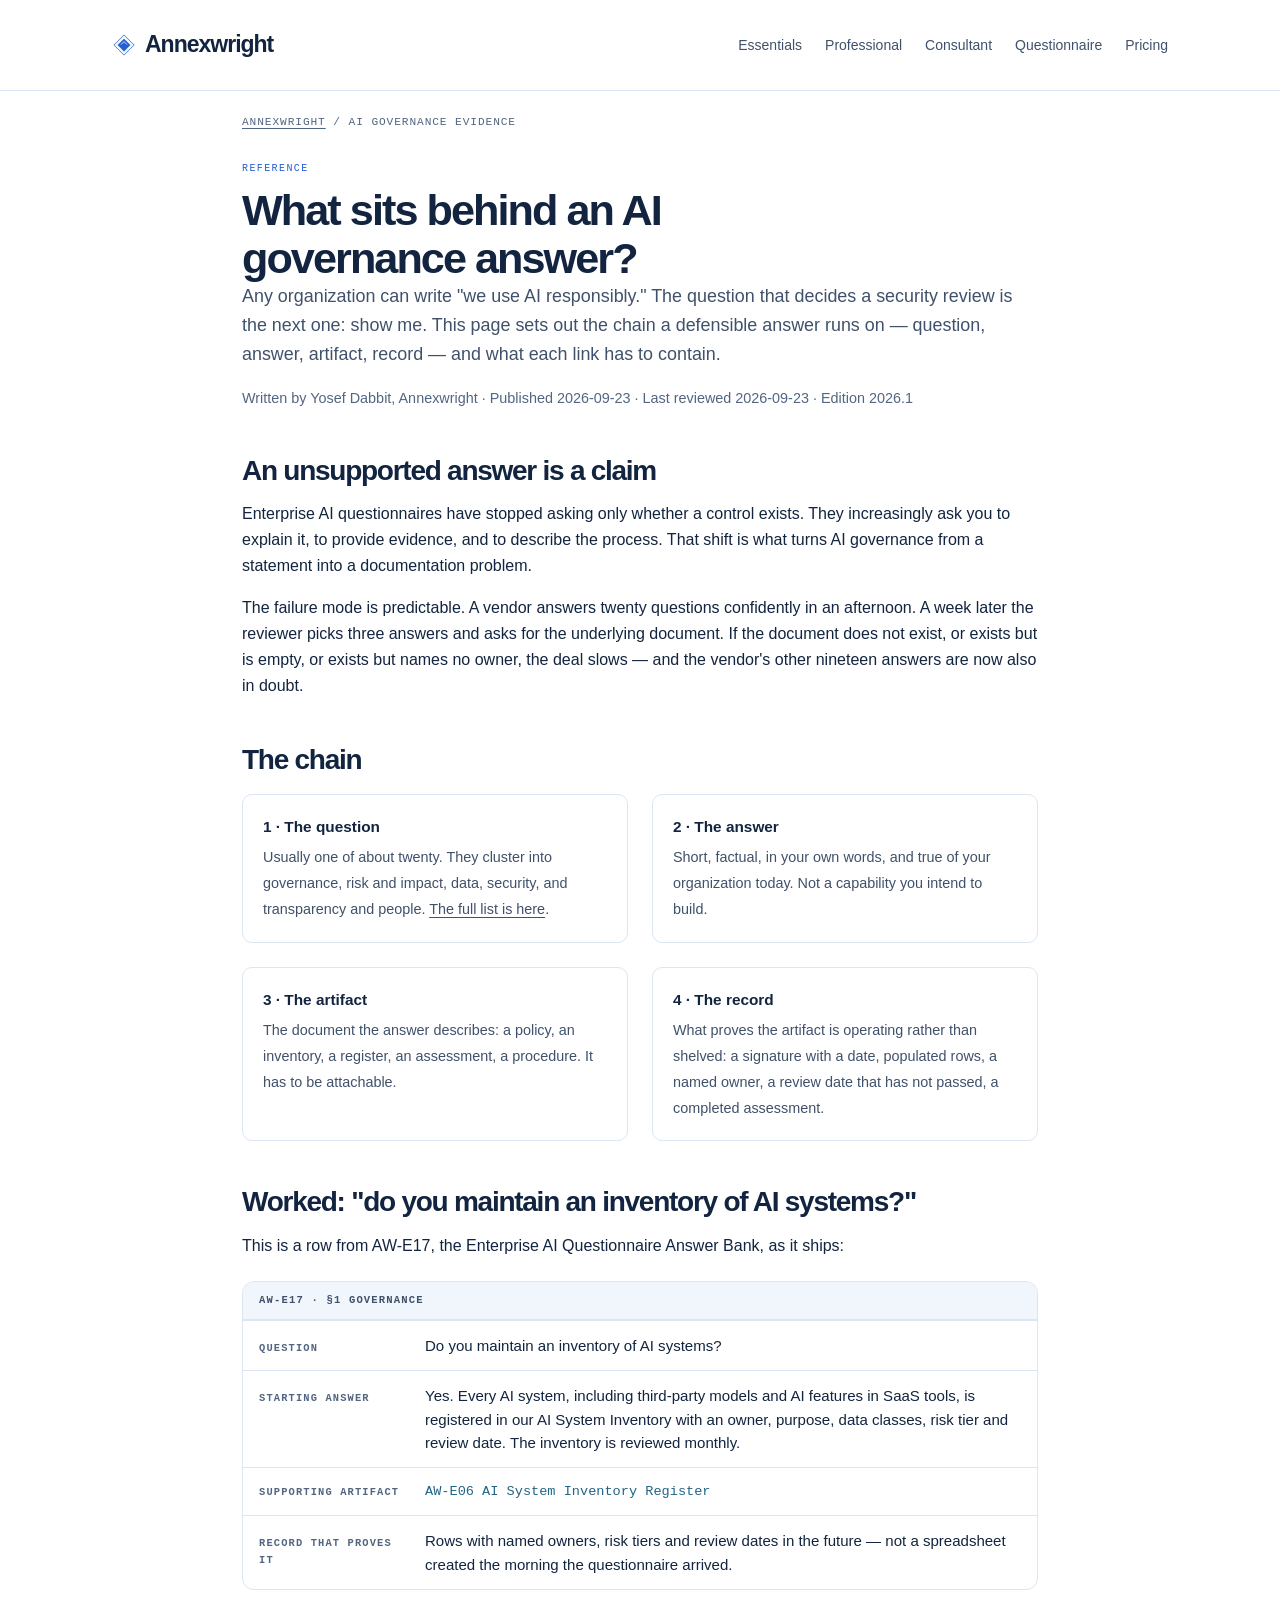
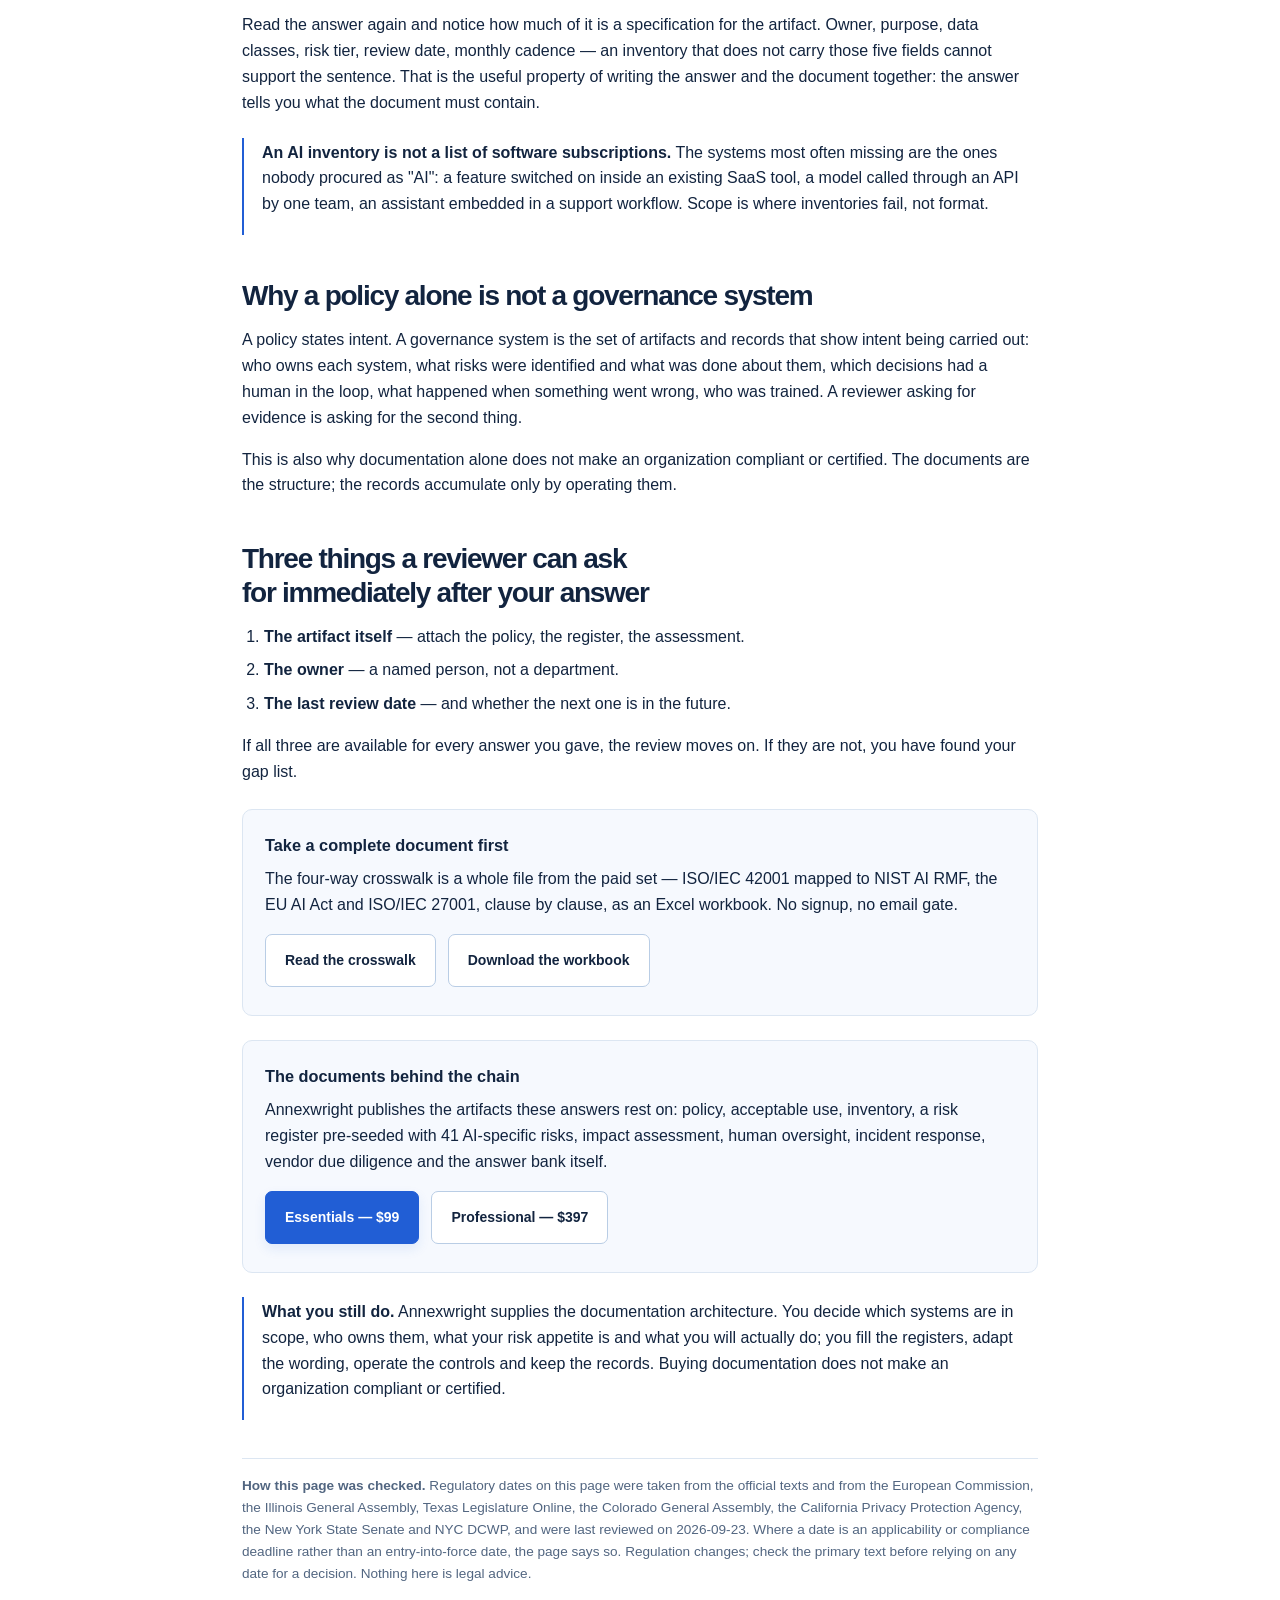
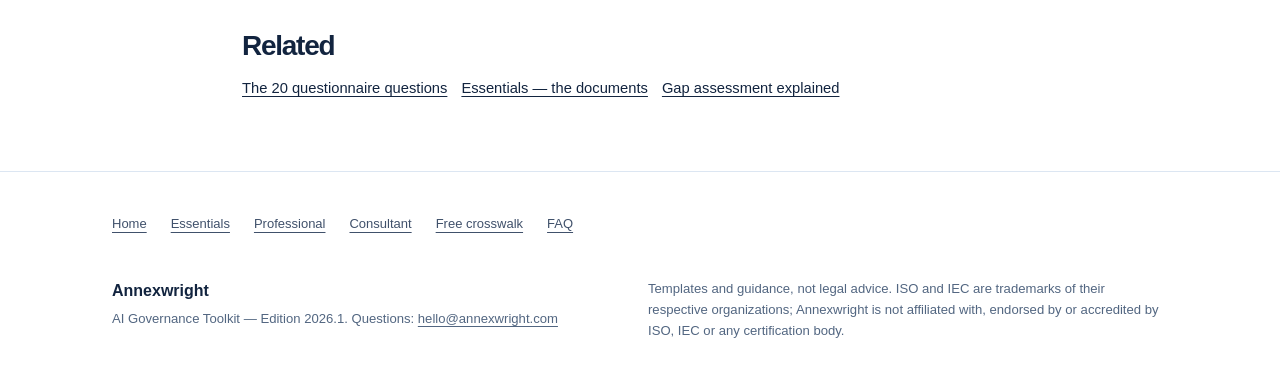
<file: ai-governance-evidence/index.html>
<!doctype html>
<html lang="en" data-theme="light">
<head>
<meta charset="utf-8">
<meta name="viewport" content="width=device-width, initial-scale=1">
<title>What sits behind an AI governance answer? Question, answer, artifact, record</title>
<link rel="canonical" href="https://annexwright.com/ai-governance-evidence/">
<meta name="robots" content="index,follow">
<meta name="description" content="An AI governance answer is only as strong as the artifact and record behind it. The chain from questionnaire question to supporting document to the record that proves it is operating, with a real worked example.">
<meta property="og:title" content="What sits behind an AI governance answer? Question, answer, artifact, record">
<meta property="og:description" content="An AI governance answer is only as strong as the artifact and record behind it. The chain from questionnaire question to supporting document to the record that proves it is operating, with a real worked example.">
<meta property="og:type" content="article">
<meta property="og:url" content="https://annexwright.com/ai-governance-evidence/">
<meta property="og:image" content="https://annexwright.com/og-image.png?v=precision-blueprint-20261022">
<meta property="og:image:width" content="1200">
<meta property="og:image:height" content="630">
<meta property="og:image:alt" content="Annexwright — the editable policies, registers, assessments and documentation structure behind your AI governance answers.">
<meta property="og:site_name" content="Annexwright">
<meta name="twitter:card" content="summary_large_image">
<meta name="twitter:title" content="What sits behind an AI governance answer? Question, answer, artifact, record">
<meta name="twitter:description" content="An AI governance answer is only as strong as the artifact and record behind it. The chain from questionnaire question to supporting document to the record that proves it is operating, with a real worked example.">
<meta name="twitter:image" content="https://annexwright.com/og-image.png?v=precision-blueprint-20261022">
<link rel="icon" href="/favicon.svg?v=precision-blueprint-20261022" type="image/svg+xml"><link rel="apple-touch-icon" href="/apple-touch-icon.png?v=precision-blueprint-20261022">

<style>
:root{--paper:#F3F5F8;--surface:#FFFFFF;--surface-2:#EAEEF3;--ink:#111820;--ink-2:#37444F;--muted:#63727F;
--line:#D6DDE5;--line-strong:#B8C4CF;--navy:#16324F;--navy-2:#0E2138;--crimson:#A4122F;--teal:#25707C;
--serif:"Spectral",Georgia,"Times New Roman",serif;--sans:"Public Sans",-apple-system,BlinkMacSystemFont,"Segoe UI",Helvetica,Arial,sans-serif;
--mono:"IBM Plex Mono",ui-monospace,"SF Mono",Menlo,Consolas,monospace;--wrap:860px}
@media (prefers-color-scheme:dark){:root:not([data-theme="light"]){--paper:#0D1319;--surface:#151D25;--surface-2:#1D2831;--ink:#EDF1F5;--ink-2:#C3CDD6;
--muted:#8A99A6;--line:#27333D;--line-strong:#3A4854;--navy:#9FC0DE;--navy-2:#0A1119;--crimson:#F0798E;--teal:#63BECB}}
*{box-sizing:border-box}html,body{margin:0;padding:0}
body{background:var(--paper);color:var(--ink);font-family:var(--sans);font-size:17px;line-height:1.62;-webkit-font-smoothing:antialiased;overflow-x:hidden}
.wrap{max-width:var(--wrap);margin:0 auto;padding:0 24px}
a{color:inherit}.ilink{color:inherit;text-decoration:underline;text-underline-offset:3px;text-decoration-thickness:1px}
h1,h2,h3{margin:0;text-wrap:balance}
h1{font-family:var(--serif);font-weight:700;font-size:clamp(1.9rem,4.2vw,2.7rem);line-height:1.1;letter-spacing:-.015em}
h2{font-family:var(--serif);font-weight:600;font-size:clamp(1.35rem,2.4vw,1.75rem);line-height:1.2;margin:44px 0 14px}
h3{font-family:var(--sans);font-weight:700;font-size:1.02rem;margin:26px 0 8px}
p{margin:0 0 16px}ul,ol{margin:0 0 16px;padding-left:22px}li{margin:0 0 8px}
.eyebrow{font-family:var(--mono);font-size:.7rem;letter-spacing:.16em;text-transform:uppercase;color:var(--muted);font-weight:500;margin:0 0 10px}
.lede{font-size:1.12rem;color:var(--ink-2);margin:0 0 18px}
.small{font-size:.9rem;color:var(--muted);line-height:1.55}
.masthead{background:var(--navy-2);color:#EDF1F5;padding:16px 0}
.masthead .wrap{display:flex;align-items:center;justify-content:space-between;gap:16px;flex-wrap:wrap;max-width:1120px}
.brand{font-family:var(--serif);font-size:1.2rem;font-weight:700;text-decoration:none}
.masthead nav{display:flex;gap:22px;font-size:.9rem;color:#C6D4E2;flex-wrap:wrap}
.masthead nav a{text-decoration:none}.masthead nav a:hover{color:#fff;text-decoration:underline;text-underline-offset:3px}
.crumbs{font-family:var(--mono);font-size:.7rem;letter-spacing:.08em;text-transform:uppercase;color:var(--muted);padding:22px 0 0}
main{padding:14px 0 40px}
.btn{display:inline-flex;align-items:center;gap:8px;font-weight:600;font-size:.97rem;padding:13px 22px;border-radius:3px;
text-decoration:none;border:1px solid transparent;transition:transform .12s ease}
.btn-primary{background:var(--navy);color:var(--surface);border-color:var(--navy)}
@media (prefers-color-scheme:dark){:root:not([data-theme="light"]) .btn-primary{color:var(--navy-2)}}
.btn-primary:hover{transform:translateY(-1px)}
.btn-ghost{background:transparent;color:var(--ink);border-color:var(--line-strong)}
.cta-row{display:flex;gap:12px;flex-wrap:wrap;align-items:center;margin:8px 0 6px}
.box{border:1px solid var(--line);border-radius:4px;background:var(--surface);padding:22px;margin:24px 0}
.box h3{margin-top:0}
.rule{border-left:2px solid var(--crimson);padding:2px 0 2px 18px;margin:22px 0}
.sample{border:1px solid var(--line);border-radius:4px;overflow:hidden;background:var(--surface);margin:22px 0}
.sample-head{padding:10px 16px;background:var(--surface-2);border-bottom:1px solid var(--line);font-family:var(--mono);
font-size:.66rem;letter-spacing:.11em;text-transform:uppercase;color:var(--ink-2);font-weight:600}
.srow{display:grid;grid-template-columns:150px 1fr;gap:16px;padding:13px 16px;border-top:1px solid var(--line);align-items:baseline}
.srow:first-of-type{border-top:none}
@media (max-width:640px){.srow{grid-template-columns:1fr;gap:3px}}
.srow .lbl{font-family:var(--mono);font-size:.65rem;letter-spacing:.11em;text-transform:uppercase;color:var(--muted);font-weight:600}
.srow .val{font-size:.94rem;color:var(--ink);line-height:1.55}
.srow .val.ev{font-family:var(--mono);font-size:.85rem;color:var(--teal)}
.grid2{display:grid;grid-template-columns:1fr 1fr;gap:24px;margin:18px 0}
@media (max-width:720px){.grid2{grid-template-columns:1fr;gap:16px}}
.gitem{border-top:2px solid var(--line-strong);padding-top:13px}
.gitem b{display:block;font-size:.96rem;margin-bottom:4px}
.gitem span{font-size:.9rem;color:var(--ink-2);line-height:1.5}
details{border-top:1px solid var(--line);border-bottom:1px solid var(--line)}
details+details{border-top:none}
details>summary{list-style:none;cursor:pointer;padding:16px 0;display:flex;justify-content:space-between;gap:18px;font-weight:600;font-size:.98rem}
details>summary::-webkit-details-marker{display:none}
details>summary::after{content:"+";font-family:var(--mono);color:var(--muted)}
details[open]>summary::after{content:"\2212"}
details .body{padding:0 0 18px;font-size:.94rem;color:var(--ink-2);max-width:700px}
.pricebar{display:flex;gap:26px;flex-wrap:wrap;align-items:baseline;font-family:var(--mono);margin:6px 0 16px}
.pricebar b{font-size:1.5rem;color:var(--ink)}
.pricebar span{font-size:.8rem;color:var(--muted)}
.method{font-size:.85rem;color:var(--muted);border-top:1px solid var(--line);padding-top:16px;margin-top:38px}
.method a{color:inherit}
footer{border-top:1px solid var(--line);padding:30px 0 50px;font-size:.82rem;color:var(--muted);margin-top:30px}
footer .wrap{display:flex;justify-content:space-between;gap:18px;flex-wrap:wrap;max-width:1120px}
footer .fb{font-family:var(--serif);font-size:1rem;font-weight:700;color:var(--ink);display:block;margin-bottom:4px}
.related{display:flex;gap:14px;flex-wrap:wrap;margin:10px 0 0;font-size:.92rem}
</style>
<script type="application/ld+json">{"@context":"https://schema.org","@graph":[{"@type":"Organization","@id":"https://annexwright.com/#org","name":"Annexwright","url":"https://annexwright.com/","logo":"https://annexwright.com/apple-touch-icon.png","email":"hello@annexwright.com","description":"Independent product studio publishing editable ISO/IEC 42001 and EU AI Act governance documentation systems."},{"@type":"Article","headline":"What sits behind an AI governance answer?","description":"The chain from question to answer to supporting governance artifact to the record that proves the artifact is operating.","mainEntityOfPage":"https://annexwright.com/ai-governance-evidence/","image":"https://annexwright.com/og-image.png?v=precision-blueprint-20261022","author":{"@type":"Person","name":"Yosef Dabbit","url":"https://annexwright.com/#about-honest"},"publisher":{"@id":"https://annexwright.com/#org"},"datePublished":"2026-09-23","dateModified":"2026-09-23","inLanguage":"en"},{"@type":"BreadcrumbList","itemListElement":[{"@type":"ListItem","position":1,"name":"Annexwright","item":"https://annexwright.com/"},{"@type":"ListItem","position":2,"name":"What sits behind an AI governance answer?","item":"https://annexwright.com/ai-governance-evidence/"}]}]}</script>
<link rel="stylesheet" href="/assets/blueprint.css">
<meta name="theme-color" content="#215ed5">
</head>
<body>
<a class="skip-link" href="#main-content">Skip to content</a>
<header class="masthead"><div class="wrap"><a class="brand" href="/">Annexwright</a><nav aria-label="Main navigation"><a href="/essentials/">Essentials</a><a href="/professional/">Professional</a><a href="/consultant/">Consultant</a><a href="/ai-security-questionnaire/">Questionnaire</a><a href="/#pricing">Pricing</a></nav></div></header>

<div class="wrap"><p class="crumbs"><a class="ilink" href="/">Annexwright</a> / AI governance evidence</p></div>
<main id="main-content" tabindex="-1"><div class="wrap">

<p class="eyebrow">Reference</p>
<h1>What sits behind an AI governance answer?</h1>
<p class="lede">Any organization can write "we use AI responsibly." The question that decides a security review is the next
one: show me. This page sets out the chain a defensible answer runs on — question, answer, artifact, record — and what each
link has to contain.</p>
<p class="small">Written by Yosef Dabbit, Annexwright · Published 2026-09-23 · Last reviewed 2026-09-23 · Edition 2026.1</p>

<h2>An unsupported answer is a claim</h2>
<p>Enterprise AI questionnaires have stopped asking only whether a control exists. They increasingly ask you to explain it,
to provide evidence, and to describe the process. That shift is what turns AI governance from a statement into a
documentation problem.</p>
<p>The failure mode is predictable. A vendor answers twenty questions confidently in an afternoon. A week later the reviewer
picks three answers and asks for the underlying document. If the document does not exist, or exists but is empty, or exists
but names no owner, the deal slows — and the vendor's other nineteen answers are now also in doubt.</p>

<h2>The chain</h2>
<div class="grid2">
<div class="gitem"><b>1 · The question</b><span>Usually one of about twenty. They cluster into governance, risk and impact,
data, security, and transparency and people.
<a class="ilink" href="/ai-security-questionnaire/">The full list is here</a>.</span></div>
<div class="gitem"><b>2 · The answer</b><span>Short, factual, in your own words, and true of your organization today. Not a
capability you intend to build.</span></div>
<div class="gitem"><b>3 · The artifact</b><span>The document the answer describes: a policy, an inventory, a register, an
assessment, a procedure. It has to be attachable.</span></div>
<div class="gitem"><b>4 · The record</b><span>What proves the artifact is operating rather than shelved: a signature with a
date, populated rows, a named owner, a review date that has not passed, a completed assessment.</span></div>
</div>

<h2>Worked: "do you maintain an inventory of AI systems?"</h2>
<p>This is a row from AW-E17, the Enterprise AI Questionnaire Answer Bank, as it ships:</p>
<div class="sample">
<div class="sample-head">AW-E17 · §1 Governance</div>
<div class="srow"><span class="lbl">Question</span><span class="val">Do you maintain an inventory of AI systems?</span></div>
<div class="srow"><span class="lbl">Starting answer</span><span class="val">Yes. Every AI system, including third-party models
and AI features in SaaS tools, is registered in our AI System Inventory with an owner, purpose, data classes, risk tier and
review date. The inventory is reviewed monthly.</span></div>
<div class="srow"><span class="lbl">Supporting artifact</span><span class="val ev">AW-E06 AI System Inventory Register</span></div>
<div class="srow"><span class="lbl">Record that proves it</span><span class="val">Rows with named owners, risk tiers and review
dates in the future — not a spreadsheet created the morning the questionnaire arrived.</span></div>
</div>
<p>Read the answer again and notice how much of it is a specification for the artifact. Owner, purpose, data classes, risk
tier, review date, monthly cadence — an inventory that does not carry those five fields cannot support the sentence. That is
the useful property of writing the answer and the document together: the answer tells you what the document must contain.</p>

<div class="rule"><p><strong>An AI inventory is not a list of software subscriptions.</strong> The systems most often missing
are the ones nobody procured as "AI": a feature switched on inside an existing SaaS tool, a model called through an API by one
team, an assistant embedded in a support workflow. Scope is where inventories fail, not format.</p></div>

<h2>Why a policy alone is not a governance system</h2>
<p>A policy states intent. A governance system is the set of artifacts and records that show intent being carried out:
who owns each system, what risks were identified and what was done about them, which decisions had a human in the loop, what
happened when something went wrong, who was trained. A reviewer asking for evidence is asking for the second thing.</p>
<p>This is also why documentation alone does not make an organization compliant or certified. The documents are the structure;
the records accumulate only by operating them.</p>

<h2>Three things a reviewer can ask for immediately after your answer</h2>
<ol>
<li><strong>The artifact itself</strong> — attach the policy, the register, the assessment.</li>
<li><strong>The owner</strong> — a named person, not a department.</li>
<li><strong>The last review date</strong> — and whether the next one is in the future.</li>
</ol>
<p>If all three are available for every answer you gave, the review moves on. If they are not, you have found your gap list.</p>

<div class="box"><h3>Take a complete document first</h3><p>The four-way crosswalk is a whole file from the paid set — ISO/IEC 42001 mapped to NIST AI RMF, the EU AI Act and ISO/IEC 27001, clause by clause, as an Excel workbook. No signup, no email gate.</p><div class="cta-row"><a class="btn btn-ghost" href="/iso-42001-crosswalk/">Read the crosswalk</a><a class="btn btn-ghost" href="https://annexwright.com/iso-42001-crosswalk/Four-Way-Framework-Crosswalk.xlsx">Download the workbook</a></div></div>
<div class="box"><h3>The documents behind the chain</h3>
<p>Annexwright publishes the artifacts these answers rest on: policy, acceptable use, inventory, a risk register pre-seeded
with 41 AI-specific risks, impact assessment, human oversight, incident response, vendor due diligence and the answer bank
itself.</p>
<div class="cta-row"><a class="btn btn-primary" href="/essentials/">Essentials — $99</a>
<a class="btn btn-ghost" href="/professional/">Professional — $397</a></div></div>
<div class="rule"><p><strong>What you still do.</strong> Annexwright supplies the documentation architecture. You decide which systems are in scope, who owns them, what your risk appetite is and what you will actually do; you fill the registers, adapt the wording, operate the controls and keep the records. Buying documentation does not make an organization compliant or certified.</p></div>
<p class="method"><strong>How this page was checked.</strong> Regulatory dates on this page were taken from the official texts and from the European Commission, the Illinois General Assembly, Texas Legislature Online, the Colorado General Assembly, the California Privacy Protection Agency, the New York State Senate and NYC DCWP, and were last reviewed on 2026-09-23. Where a date is an applicability or compliance deadline rather than an entry-into-force date, the page says so. Regulation changes; check the primary text before relying on any date for a decision. Nothing here is legal advice.</p>

<h2>Related</h2><div class="related"><a class="ilink" href="/ai-security-questionnaire/">The 20 questionnaire questions</a> <a class="ilink" href="/essentials/">Essentials — the documents</a> <a class="ilink" href="/iso-42001-gap-assessment/">Gap assessment explained</a></div>
</div></main>
<footer><div class="wrap"><nav class="footer-links" aria-label="Footer navigation"><a href="/">Home</a><a href="/essentials/">Essentials</a><a href="/professional/">Professional</a><a href="/consultant/">Consultant</a><a href="/iso-42001-crosswalk/">Free crosswalk</a><a href="/#faq">FAQ</a></nav><span><span class="fb">Annexwright</span>AI Governance Toolkit — Edition 2026.1. Questions: <a class="ilink" href="mailto:hello@annexwright.com">hello@annexwright.com</a></span><span style="max-width:520px">Templates and guidance, not legal advice. ISO and IEC are trademarks of their respective organizations; Annexwright is not affiliated with, endorsed by or accredited by ISO, IEC or any certification body.</span></div></footer>
</body>
</html>
</file>
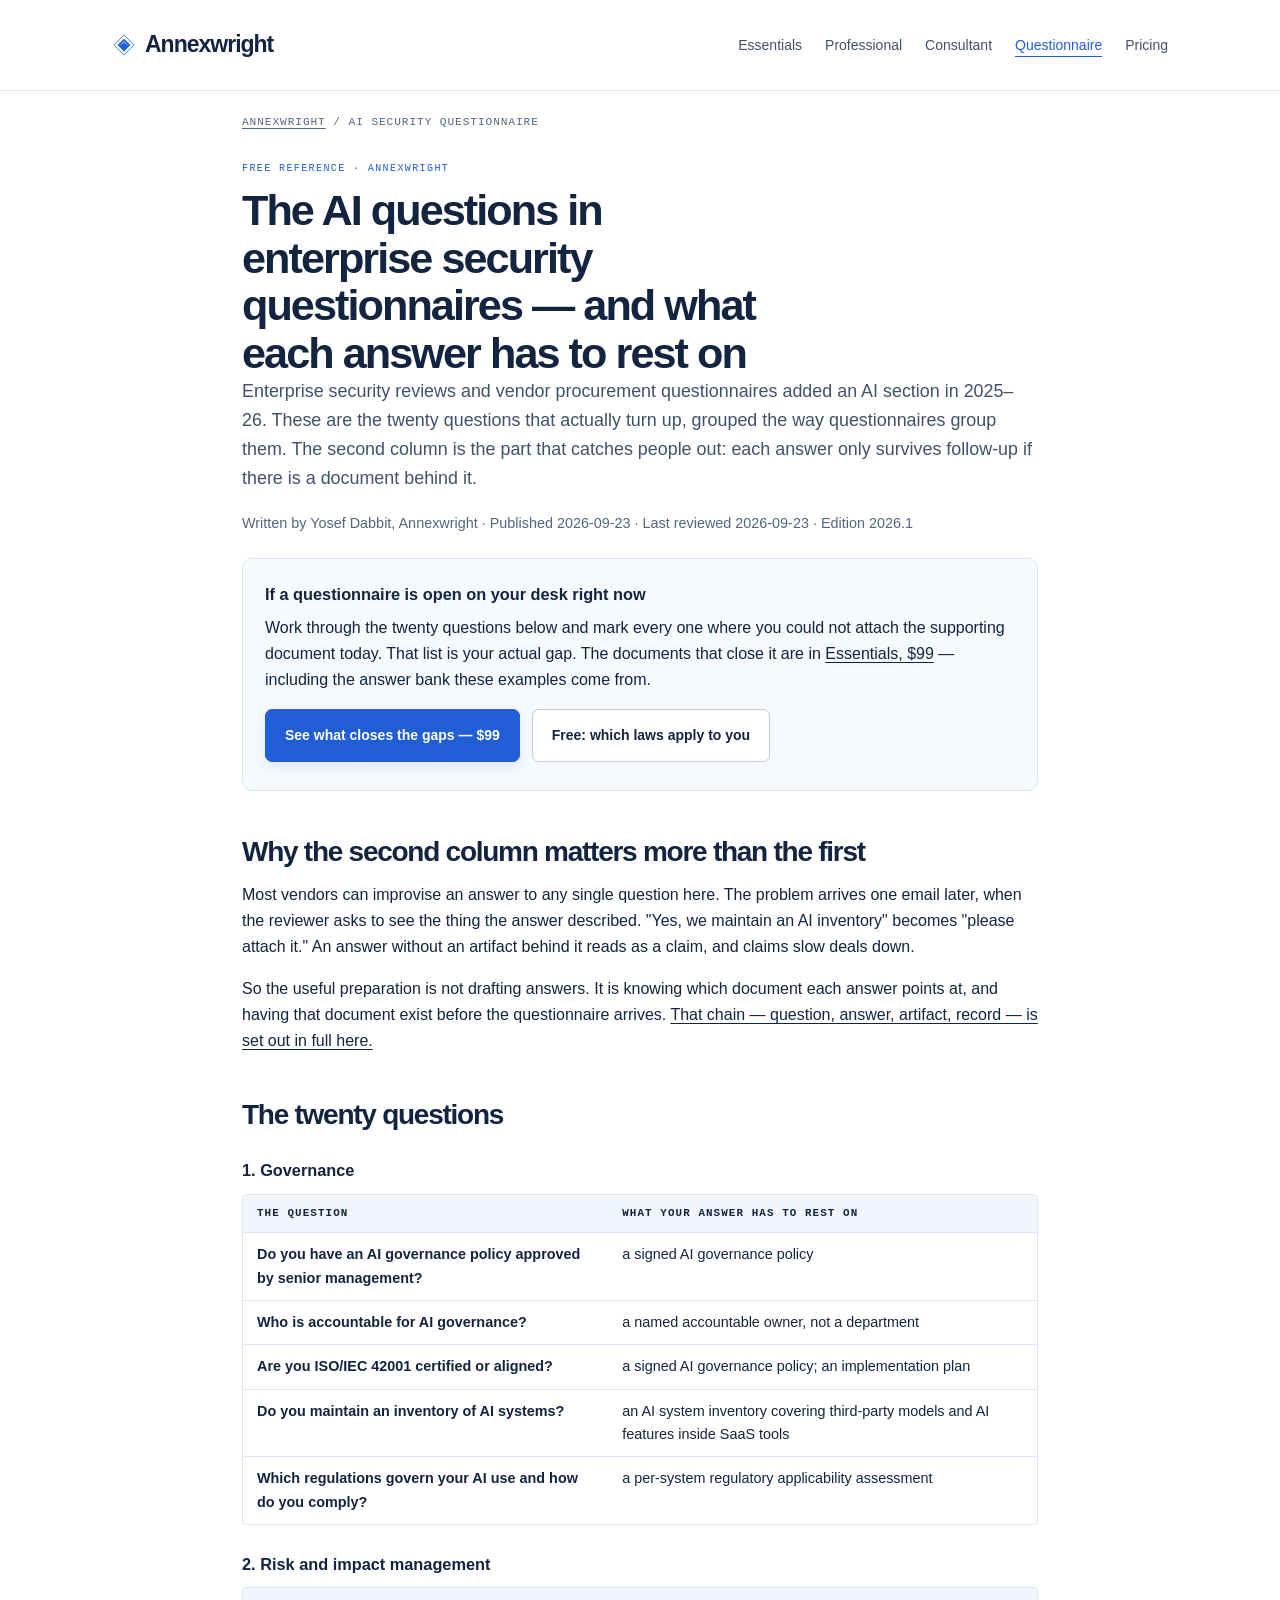
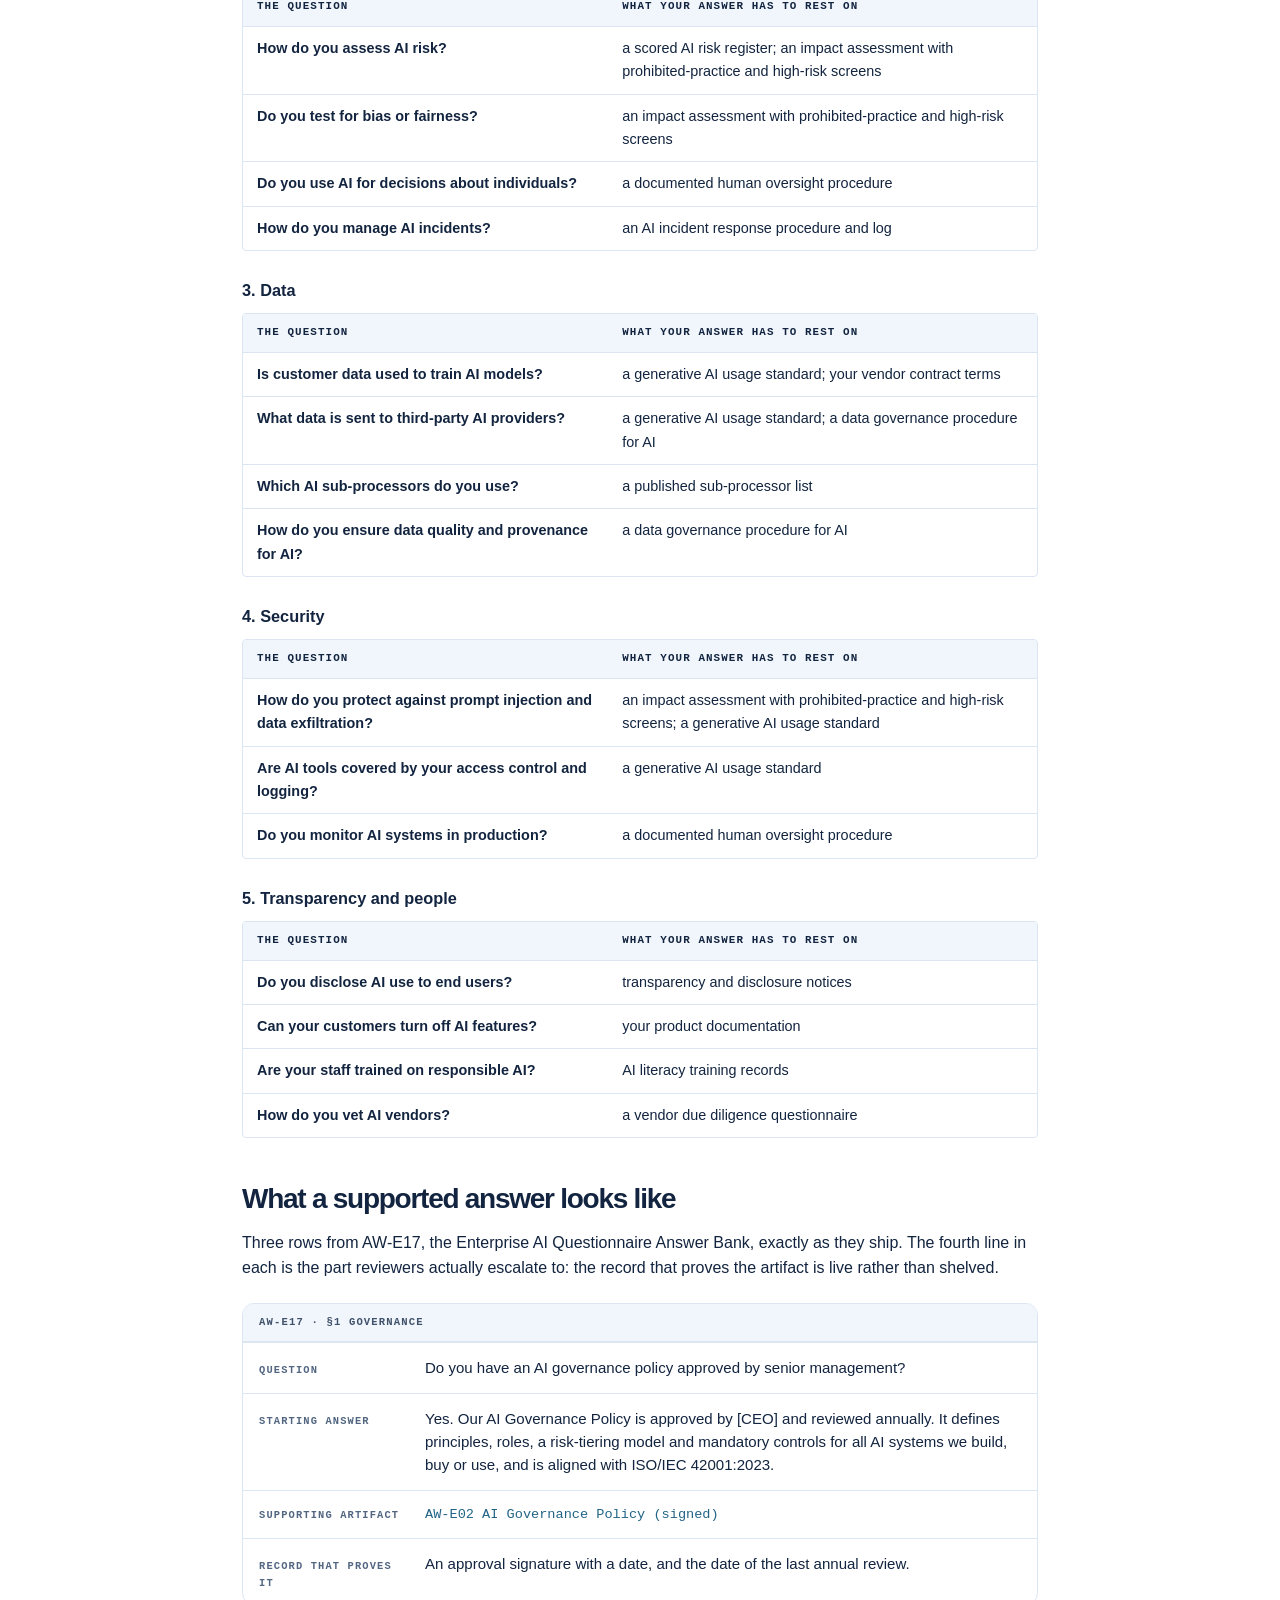
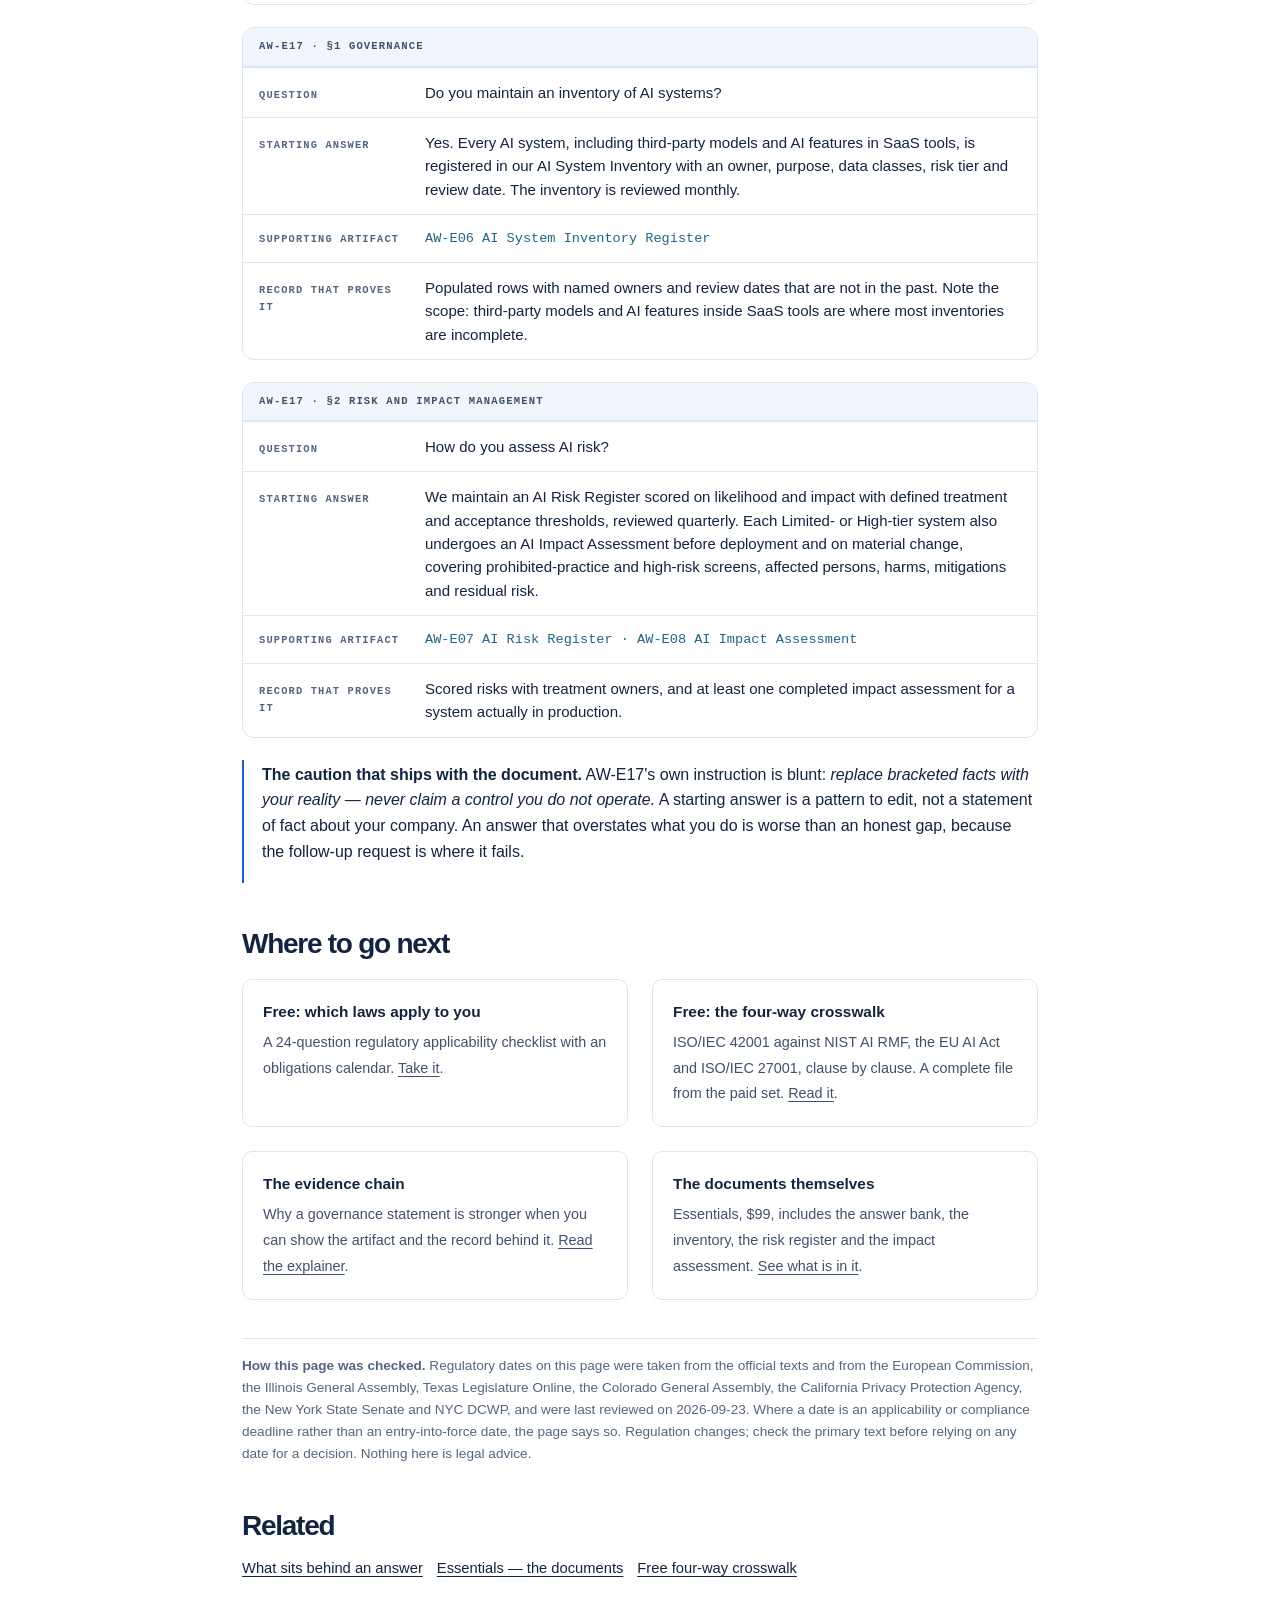
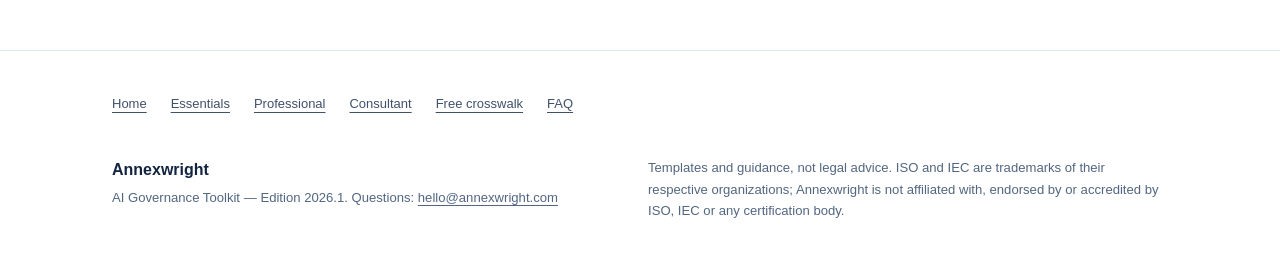
<file: ai-security-questionnaire/index.html>
<!doctype html>
<html lang="en" data-theme="light">
<head>
<meta charset="utf-8">
<meta name="viewport" content="width=device-width, initial-scale=1">
<title>The AI questions in enterprise security questionnaires (2026) — and what each answer needs</title>
<link rel="canonical" href="https://annexwright.com/ai-security-questionnaire/">
<meta name="robots" content="index,follow">
<meta name="description" content="The 20 AI questions now appearing in enterprise security and vendor procurement questionnaires, the document each answer has to rest on, and three real rows from an answer bank showing question, starting answer, supporting artifact and the record that proves it.">
<meta property="og:title" content="The AI questions in enterprise security questionnaires (2026) — and what each answer needs">
<meta property="og:description" content="The 20 AI questions now appearing in enterprise security and vendor procurement questionnaires, the document each answer has to rest on, and three real rows from an answer bank showing question, starting answer, supporting artifact and the record that proves it.">
<meta property="og:type" content="article">
<meta property="og:url" content="https://annexwright.com/ai-security-questionnaire/">
<meta property="og:image" content="https://annexwright.com/og-image.png?v=precision-blueprint-20261022">
<meta property="og:image:width" content="1200">
<meta property="og:image:height" content="630">
<meta property="og:image:alt" content="Annexwright — the editable policies, registers, assessments and documentation structure behind your AI governance answers.">
<meta property="og:site_name" content="Annexwright">
<meta name="twitter:card" content="summary_large_image">
<meta name="twitter:title" content="The AI questions in enterprise security questionnaires (2026) — and what each answer needs">
<meta name="twitter:description" content="The 20 AI questions now appearing in enterprise security and vendor procurement questionnaires, the document each answer has to rest on, and three real rows from an answer bank showing question, starting answer, supporting artifact and the record that proves it.">
<meta name="twitter:image" content="https://annexwright.com/og-image.png?v=precision-blueprint-20261022">
<link rel="icon" href="/favicon.svg?v=precision-blueprint-20261022" type="image/svg+xml"><link rel="apple-touch-icon" href="/apple-touch-icon.png?v=precision-blueprint-20261022">

<style>
:root{--paper:#F3F5F8;--surface:#FFFFFF;--surface-2:#EAEEF3;--ink:#111820;--ink-2:#37444F;--muted:#63727F;
--line:#D6DDE5;--line-strong:#B8C4CF;--navy:#16324F;--navy-2:#0E2138;--crimson:#A4122F;--teal:#25707C;
--serif:"Spectral",Georgia,"Times New Roman",serif;--sans:"Public Sans",-apple-system,BlinkMacSystemFont,"Segoe UI",Helvetica,Arial,sans-serif;
--mono:"IBM Plex Mono",ui-monospace,"SF Mono",Menlo,Consolas,monospace;--wrap:860px}
@media (prefers-color-scheme:dark){:root:not([data-theme="light"]){--paper:#0D1319;--surface:#151D25;--surface-2:#1D2831;--ink:#EDF1F5;--ink-2:#C3CDD6;
--muted:#8A99A6;--line:#27333D;--line-strong:#3A4854;--navy:#9FC0DE;--navy-2:#0A1119;--crimson:#F0798E;--teal:#63BECB}}
*{box-sizing:border-box}html,body{margin:0;padding:0}
body{background:var(--paper);color:var(--ink);font-family:var(--sans);font-size:17px;line-height:1.62;-webkit-font-smoothing:antialiased;overflow-x:hidden}
.wrap{max-width:var(--wrap);margin:0 auto;padding:0 24px}
a{color:inherit}.ilink{color:inherit;text-decoration:underline;text-underline-offset:3px;text-decoration-thickness:1px}
h1,h2,h3{margin:0;text-wrap:balance}
h1{font-family:var(--serif);font-weight:700;font-size:clamp(1.9rem,4.2vw,2.7rem);line-height:1.1;letter-spacing:-.015em}
h2{font-family:var(--serif);font-weight:600;font-size:clamp(1.35rem,2.4vw,1.75rem);line-height:1.2;margin:44px 0 14px}
h3{font-family:var(--sans);font-weight:700;font-size:1.02rem;margin:26px 0 8px}
p{margin:0 0 16px}ul,ol{margin:0 0 16px;padding-left:22px}li{margin:0 0 8px}
.eyebrow{font-family:var(--mono);font-size:.7rem;letter-spacing:.16em;text-transform:uppercase;color:var(--muted);font-weight:500;margin:0 0 10px}
.lede{font-size:1.12rem;color:var(--ink-2);margin:0 0 18px}
.small{font-size:.9rem;color:var(--muted);line-height:1.55}
.masthead{background:var(--navy-2);color:#EDF1F5;padding:16px 0}
.masthead .wrap{display:flex;align-items:center;justify-content:space-between;gap:16px;flex-wrap:wrap;max-width:1120px}
.brand{font-family:var(--serif);font-size:1.2rem;font-weight:700;text-decoration:none}
.masthead nav{display:flex;gap:22px;font-size:.9rem;color:#C6D4E2;flex-wrap:wrap}
.masthead nav a{text-decoration:none}.masthead nav a:hover{color:#fff;text-decoration:underline;text-underline-offset:3px}
.crumbs{font-family:var(--mono);font-size:.7rem;letter-spacing:.08em;text-transform:uppercase;color:var(--muted);padding:22px 0 0}
main{padding:14px 0 40px}
.btn{display:inline-flex;align-items:center;gap:8px;font-weight:600;font-size:.97rem;padding:13px 22px;border-radius:3px;
text-decoration:none;border:1px solid transparent;transition:transform .12s ease}
.btn-primary{background:var(--navy);color:var(--surface);border-color:var(--navy)}
@media (prefers-color-scheme:dark){:root:not([data-theme="light"]) .btn-primary{color:var(--navy-2)}}
.btn-primary:hover{transform:translateY(-1px)}
.btn-ghost{background:transparent;color:var(--ink);border-color:var(--line-strong)}
.cta-row{display:flex;gap:12px;flex-wrap:wrap;align-items:center;margin:8px 0 6px}
.box{border:1px solid var(--line);border-radius:4px;background:var(--surface);padding:22px;margin:24px 0}
.box h3{margin-top:0}
.rule{border-left:2px solid var(--crimson);padding:2px 0 2px 18px;margin:22px 0}
.sample{border:1px solid var(--line);border-radius:4px;overflow:hidden;background:var(--surface);margin:22px 0}
.sample-head{padding:10px 16px;background:var(--surface-2);border-bottom:1px solid var(--line);font-family:var(--mono);
font-size:.66rem;letter-spacing:.11em;text-transform:uppercase;color:var(--ink-2);font-weight:600}
.srow{display:grid;grid-template-columns:150px 1fr;gap:16px;padding:13px 16px;border-top:1px solid var(--line);align-items:baseline}
.srow:first-of-type{border-top:none}
@media (max-width:640px){.srow{grid-template-columns:1fr;gap:3px}}
.srow .lbl{font-family:var(--mono);font-size:.65rem;letter-spacing:.11em;text-transform:uppercase;color:var(--muted);font-weight:600}
.srow .val{font-size:.94rem;color:var(--ink);line-height:1.55}
.srow .val.ev{font-family:var(--mono);font-size:.85rem;color:var(--teal)}
.grid2{display:grid;grid-template-columns:1fr 1fr;gap:24px;margin:18px 0}
@media (max-width:720px){.grid2{grid-template-columns:1fr;gap:16px}}
.gitem{border-top:2px solid var(--line-strong);padding-top:13px}
.gitem b{display:block;font-size:.96rem;margin-bottom:4px}
.gitem span{font-size:.9rem;color:var(--ink-2);line-height:1.5}
details{border-top:1px solid var(--line);border-bottom:1px solid var(--line)}
details+details{border-top:none}
details>summary{list-style:none;cursor:pointer;padding:16px 0;display:flex;justify-content:space-between;gap:18px;font-weight:600;font-size:.98rem}
details>summary::-webkit-details-marker{display:none}
details>summary::after{content:"+";font-family:var(--mono);color:var(--muted)}
details[open]>summary::after{content:"\2212"}
details .body{padding:0 0 18px;font-size:.94rem;color:var(--ink-2);max-width:700px}
.pricebar{display:flex;gap:26px;flex-wrap:wrap;align-items:baseline;font-family:var(--mono);margin:6px 0 16px}
.pricebar b{font-size:1.5rem;color:var(--ink)}
.pricebar span{font-size:.8rem;color:var(--muted)}
.method{font-size:.85rem;color:var(--muted);border-top:1px solid var(--line);padding-top:16px;margin-top:38px}
.method a{color:inherit}
footer{border-top:1px solid var(--line);padding:30px 0 50px;font-size:.82rem;color:var(--muted);margin-top:30px}
footer .wrap{display:flex;justify-content:space-between;gap:18px;flex-wrap:wrap;max-width:1120px}
footer .fb{font-family:var(--serif);font-size:1rem;font-weight:700;color:var(--ink);display:block;margin-bottom:4px}
.related{display:flex;gap:14px;flex-wrap:wrap;margin:10px 0 0;font-size:.92rem}
</style>
<script type="application/ld+json">{"@context":"https://schema.org","@graph":[{"@type":"Organization","@id":"https://annexwright.com/#org","name":"Annexwright","url":"https://annexwright.com/","logo":"https://annexwright.com/apple-touch-icon.png","email":"hello@annexwright.com","description":"Independent product studio publishing editable ISO/IEC 42001 and EU AI Act governance documentation systems."},{"@type":"Article","headline":"The AI questions in enterprise security questionnaires \u2014 and what each answer has to rest on","description":"The twenty AI questions that appear in enterprise security and procurement questionnaires, and the governance artifact each answer depends on.","mainEntityOfPage":"https://annexwright.com/ai-security-questionnaire/","image":"https://annexwright.com/og-image.png?v=precision-blueprint-20261022","author":{"@type":"Person","name":"Yosef Dabbit","url":"https://annexwright.com/#about-honest"},"publisher":{"@id":"https://annexwright.com/#org"},"datePublished":"2026-09-23","dateModified":"2026-09-23","inLanguage":"en"},{"@type":"BreadcrumbList","itemListElement":[{"@type":"ListItem","position":1,"name":"Annexwright","item":"https://annexwright.com/"},{"@type":"ListItem","position":2,"name":"The AI questions in enterprise security questionnaires \u2014 and what each answer has to rest on","item":"https://annexwright.com/ai-security-questionnaire/"}]}]}</script>
<link rel="stylesheet" href="/assets/blueprint.css">
<meta name="theme-color" content="#215ed5">
</head>
<body>
<a class="skip-link" href="#main-content">Skip to content</a>
<header class="masthead"><div class="wrap"><a class="brand" href="/">Annexwright</a><nav aria-label="Main navigation"><a href="/essentials/">Essentials</a><a href="/professional/">Professional</a><a href="/consultant/">Consultant</a><a href="/ai-security-questionnaire/" aria-current="page">Questionnaire</a><a href="/#pricing">Pricing</a></nav></div></header>

<div class="wrap"><p class="crumbs"><a class="ilink" href="/">Annexwright</a> / AI security questionnaire</p></div>
<main id="main-content" tabindex="-1"><div class="wrap">

<style>
.scroll{overflow-x:auto;border:1px solid var(--line);border-radius:4px;margin:10px 0 22px;background:var(--surface)}
table{border-collapse:collapse;width:100%;min-width:560px;font-size:.9rem}
th,td{text-align:left;vertical-align:top;padding:10px 14px;border-bottom:1px solid var(--line)}
th{background:var(--surface-2);color:var(--ink);font-weight:600;font-family:var(--mono);font-size:.68rem;
letter-spacing:.1em;text-transform:uppercase}
td:first-child{font-weight:600;width:46%}
tr:last-child td{border-bottom:none}
</style>
<p class="eyebrow">Free reference · Annexwright</p>
<h1>The AI questions in enterprise security questionnaires — and what each answer has to rest on</h1>
<p class="lede">Enterprise security reviews and vendor procurement questionnaires added an AI section in 2025&ndash;26. These are
the twenty questions that actually turn up, grouped the way questionnaires group them. The second column is the part that
catches people out: each answer only survives follow-up if there is a document behind it.</p>
<p class="small">Written by Yosef Dabbit, Annexwright · Published 2026-09-23 · Last reviewed 2026-09-23 · Edition 2026.1</p>

<div class="box"><h3>If a questionnaire is open on your desk right now</h3>
<p>Work through the twenty questions below and mark every one where you could not attach the supporting document today.
That list is your actual gap. The documents that close it are in
<a class="ilink" href="/essentials/">Essentials, $99</a> — including the answer bank these examples come from.</p>
<div class="cta-row"><a class="btn btn-primary" href="/essentials/">See what closes the gaps — $99</a>
<a class="btn btn-ghost" href="https://annexwright.gumroad.com/l/checklist">Free: which laws apply to you</a></div></div>

<h2>Why the second column matters more than the first</h2>
<p>Most vendors can improvise an answer to any single question here. The problem arrives one email later, when the reviewer
asks to see the thing the answer described. "Yes, we maintain an AI inventory" becomes "please attach it." An answer without an
artifact behind it reads as a claim, and claims slow deals down.</p>
<p>So the useful preparation is not drafting answers. It is knowing which document each answer points at, and having that
document exist before the questionnaire arrives. <a class="ilink" href="/ai-governance-evidence/">That chain — question,
answer, artifact, record — is set out in full here.</a></p>

<h2>The twenty questions</h2>
<h3>1. Governance</h3><div class="scroll" role="region" aria-label="Reference table, scroll horizontally" tabindex="0"><table><thead><tr><th scope="col">The question</th><th scope="col">What your answer has to rest on</th></tr></thead><tbody><tr><td>Do you have an AI governance policy approved by senior management?</td><td>a signed AI governance policy</td></tr><tr><td>Who is accountable for AI governance?</td><td>a named accountable owner, not a department</td></tr><tr><td>Are you ISO/IEC 42001 certified or aligned?</td><td>a signed AI governance policy; an implementation plan</td></tr><tr><td>Do you maintain an inventory of AI systems?</td><td>an AI system inventory covering third-party models and AI features inside SaaS tools</td></tr><tr><td>Which regulations govern your AI use and how do you comply?</td><td>a per-system regulatory applicability assessment</td></tr></tbody></table></div>
<h3>2. Risk and impact management</h3><div class="scroll" role="region" aria-label="Reference table, scroll horizontally" tabindex="0"><table><thead><tr><th scope="col">The question</th><th scope="col">What your answer has to rest on</th></tr></thead><tbody><tr><td>How do you assess AI risk?</td><td>a scored AI risk register; an impact assessment with prohibited-practice and high-risk screens</td></tr><tr><td>Do you test for bias or fairness?</td><td>an impact assessment with prohibited-practice and high-risk screens</td></tr><tr><td>Do you use AI for decisions about individuals?</td><td>a documented human oversight procedure</td></tr><tr><td>How do you manage AI incidents?</td><td>an AI incident response procedure and log</td></tr></tbody></table></div>
<h3>3. Data</h3><div class="scroll" role="region" aria-label="Reference table, scroll horizontally" tabindex="0"><table><thead><tr><th scope="col">The question</th><th scope="col">What your answer has to rest on</th></tr></thead><tbody><tr><td>Is customer data used to train AI models?</td><td>a generative AI usage standard; your vendor contract terms</td></tr><tr><td>What data is sent to third-party AI providers?</td><td>a generative AI usage standard; a data governance procedure for AI</td></tr><tr><td>Which AI sub-processors do you use?</td><td>a published sub-processor list</td></tr><tr><td>How do you ensure data quality and provenance for AI?</td><td>a data governance procedure for AI</td></tr></tbody></table></div>
<h3>4. Security</h3><div class="scroll" role="region" aria-label="Reference table, scroll horizontally" tabindex="0"><table><thead><tr><th scope="col">The question</th><th scope="col">What your answer has to rest on</th></tr></thead><tbody><tr><td>How do you protect against prompt injection and data exfiltration?</td><td>an impact assessment with prohibited-practice and high-risk screens; a generative AI usage standard</td></tr><tr><td>Are AI tools covered by your access control and logging?</td><td>a generative AI usage standard</td></tr><tr><td>Do you monitor AI systems in production?</td><td>a documented human oversight procedure</td></tr></tbody></table></div>
<h3>5. Transparency and people</h3><div class="scroll" role="region" aria-label="Reference table, scroll horizontally" tabindex="0"><table><thead><tr><th scope="col">The question</th><th scope="col">What your answer has to rest on</th></tr></thead><tbody><tr><td>Do you disclose AI use to end users?</td><td>transparency and disclosure notices</td></tr><tr><td>Can your customers turn off AI features?</td><td>your product documentation</td></tr><tr><td>Are your staff trained on responsible AI?</td><td>AI literacy training records</td></tr><tr><td>How do you vet AI vendors?</td><td>a vendor due diligence questionnaire</td></tr></tbody></table></div>

<h2>What a supported answer looks like</h2>
<p>Three rows from AW-E17, the Enterprise AI Questionnaire Answer Bank, exactly as they ship. The fourth line in each is the
part reviewers actually escalate to: the record that proves the artifact is live rather than shelved.</p>

<div class="sample">
<div class="sample-head">AW-E17 · §1 Governance</div>
<div class="srow"><span class="lbl">Question</span><span class="val">Do you have an AI governance policy approved by senior management?</span></div>
<div class="srow"><span class="lbl">Starting answer</span><span class="val">Yes. Our AI Governance Policy is approved by [CEO]
and reviewed annually. It defines principles, roles, a risk-tiering model and mandatory controls for all AI systems we build,
buy or use, and is aligned with ISO/IEC 42001:2023.</span></div>
<div class="srow"><span class="lbl">Supporting artifact</span><span class="val ev">AW-E02 AI Governance Policy (signed)</span></div>
<div class="srow"><span class="lbl">Record that proves it</span><span class="val">An approval signature with a date, and the
date of the last annual review.</span></div>
</div>

<div class="sample">
<div class="sample-head">AW-E17 · §1 Governance</div>
<div class="srow"><span class="lbl">Question</span><span class="val">Do you maintain an inventory of AI systems?</span></div>
<div class="srow"><span class="lbl">Starting answer</span><span class="val">Yes. Every AI system, including third-party models
and AI features in SaaS tools, is registered in our AI System Inventory with an owner, purpose, data classes, risk tier and
review date. The inventory is reviewed monthly.</span></div>
<div class="srow"><span class="lbl">Supporting artifact</span><span class="val ev">AW-E06 AI System Inventory Register</span></div>
<div class="srow"><span class="lbl">Record that proves it</span><span class="val">Populated rows with named owners and review
dates that are not in the past. Note the scope: third-party models and AI features inside SaaS tools are where most
inventories are incomplete.</span></div>
</div>

<div class="sample">
<div class="sample-head">AW-E17 · §2 Risk and impact management</div>
<div class="srow"><span class="lbl">Question</span><span class="val">How do you assess AI risk?</span></div>
<div class="srow"><span class="lbl">Starting answer</span><span class="val">We maintain an AI Risk Register scored on likelihood
and impact with defined treatment and acceptance thresholds, reviewed quarterly. Each Limited- or High-tier system also
undergoes an AI Impact Assessment before deployment and on material change, covering prohibited-practice and high-risk screens,
affected persons, harms, mitigations and residual risk.</span></div>
<div class="srow"><span class="lbl">Supporting artifact</span><span class="val ev">AW-E07 AI Risk Register · AW-E08 AI Impact Assessment</span></div>
<div class="srow"><span class="lbl">Record that proves it</span><span class="val">Scored risks with treatment owners, and at
least one completed impact assessment for a system actually in production.</span></div>
</div>

<div class="rule"><p><strong>The caution that ships with the document.</strong> AW-E17's own instruction is blunt:
<em>replace bracketed facts with your reality — never claim a control you do not operate.</em> A starting answer is a pattern
to edit, not a statement of fact about your company. An answer that overstates what you do is worse than an honest gap,
because the follow-up request is where it fails.</p></div>

<h2>Where to go next</h2>
<div class="grid2">
<div class="gitem"><b>Free: which laws apply to you</b><span>A 24-question regulatory applicability checklist with an
obligations calendar. <a class="ilink" href="https://annexwright.gumroad.com/l/checklist">Take it</a>.</span></div>
<div class="gitem"><b>Free: the four-way crosswalk</b><span>ISO/IEC 42001 against NIST AI RMF, the EU AI Act and ISO/IEC 27001,
clause by clause. A complete file from the paid set. <a class="ilink" href="/iso-42001-crosswalk/">Read it</a>.</span></div>
<div class="gitem"><b>The evidence chain</b><span>Why a governance statement is stronger when you can show the artifact and the
record behind it. <a class="ilink" href="/ai-governance-evidence/">Read the explainer</a>.</span></div>
<div class="gitem"><b>The documents themselves</b><span>Essentials, $99, includes the answer bank, the inventory, the risk
register and the impact assessment. <a class="ilink" href="/essentials/">See what is in it</a>.</span></div>
</div>
<p class="method"><strong>How this page was checked.</strong> Regulatory dates on this page were taken from the official texts and from the European Commission, the Illinois General Assembly, Texas Legislature Online, the Colorado General Assembly, the California Privacy Protection Agency, the New York State Senate and NYC DCWP, and were last reviewed on 2026-09-23. Where a date is an applicability or compliance deadline rather than an entry-into-force date, the page says so. Regulation changes; check the primary text before relying on any date for a decision. Nothing here is legal advice.</p>

<h2>Related</h2><div class="related"><a class="ilink" href="/ai-governance-evidence/">What sits behind an answer</a> <a class="ilink" href="/essentials/">Essentials — the documents</a> <a class="ilink" href="/iso-42001-crosswalk/">Free four-way crosswalk</a></div>
</div></main>
<footer><div class="wrap"><nav class="footer-links" aria-label="Footer navigation"><a href="/">Home</a><a href="/essentials/">Essentials</a><a href="/professional/">Professional</a><a href="/consultant/">Consultant</a><a href="/iso-42001-crosswalk/">Free crosswalk</a><a href="/#faq">FAQ</a></nav><span><span class="fb">Annexwright</span>AI Governance Toolkit — Edition 2026.1. Questions: <a class="ilink" href="mailto:hello@annexwright.com">hello@annexwright.com</a></span><span style="max-width:520px">Templates and guidance, not legal advice. ISO and IEC are trademarks of their respective organizations; Annexwright is not affiliated with, endorsed by or accredited by ISO, IEC or any certification body.</span></div></footer>
</body>
</html>
</file>
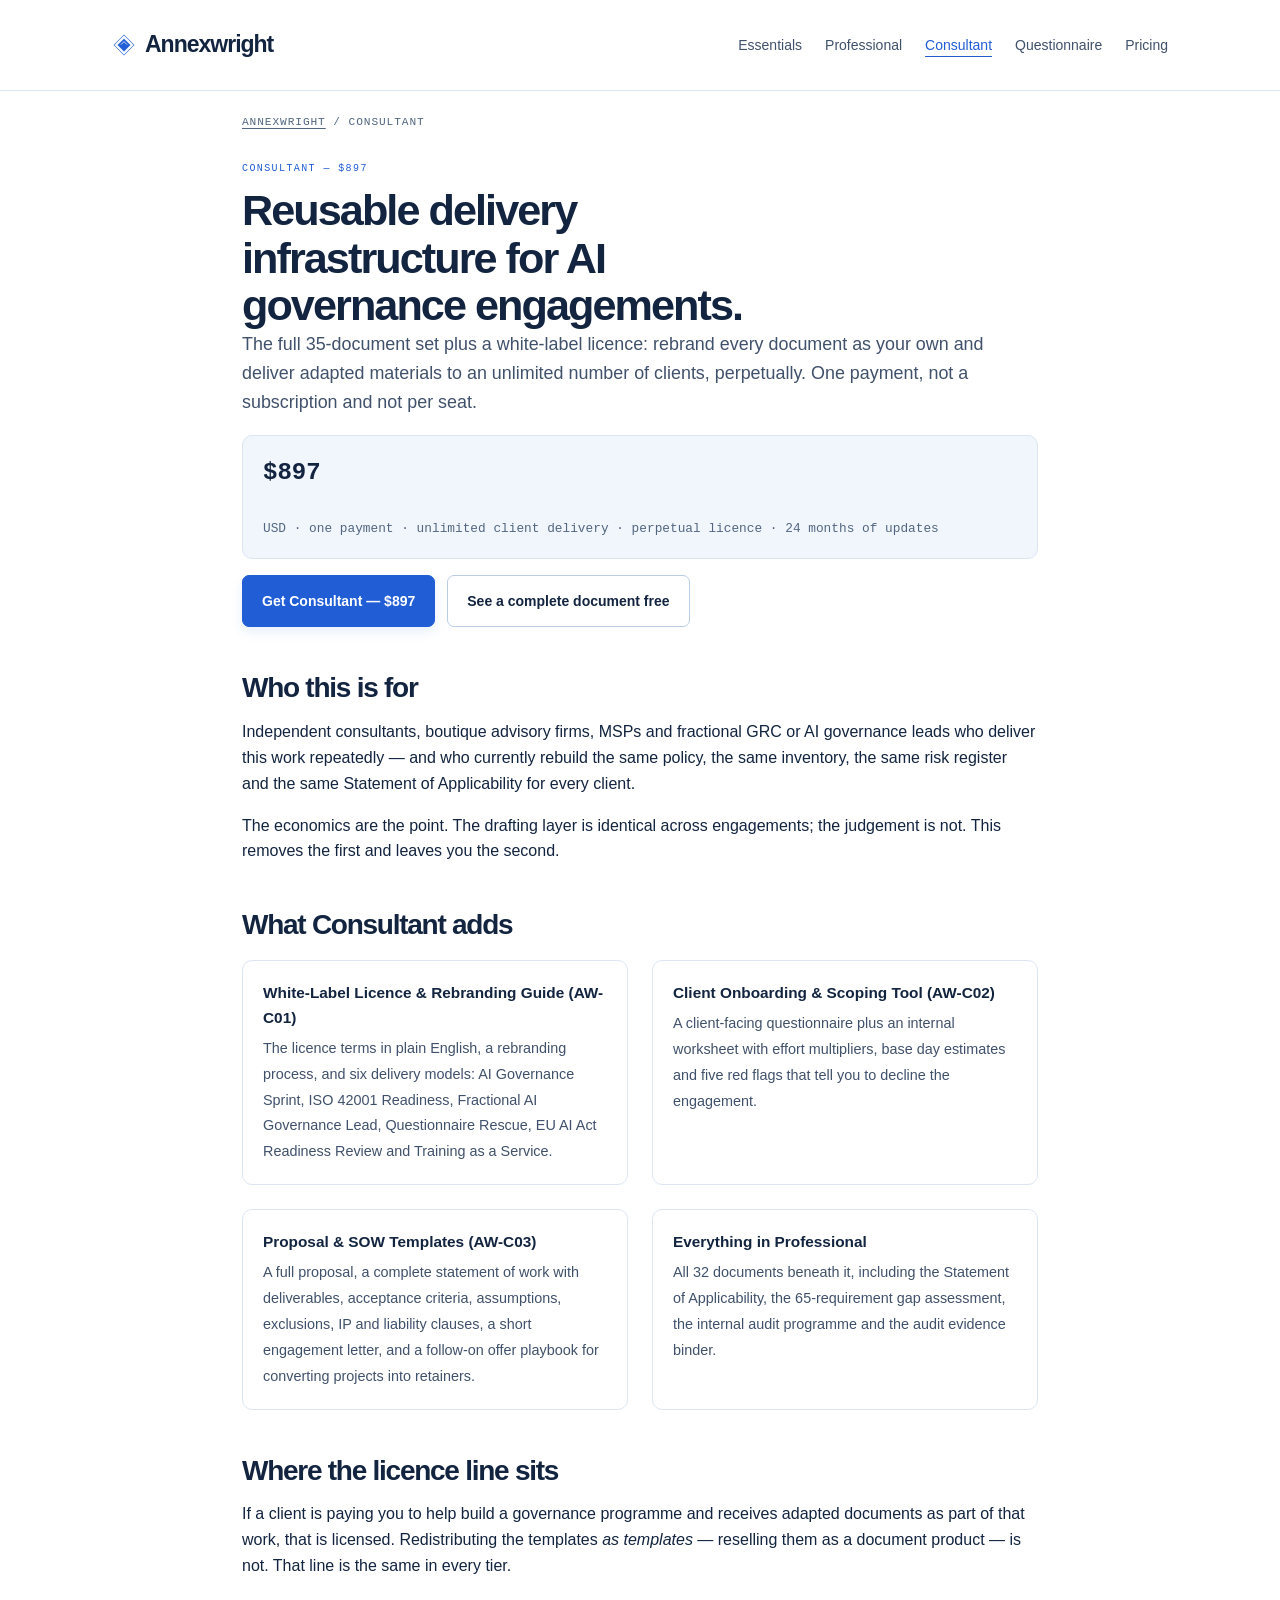
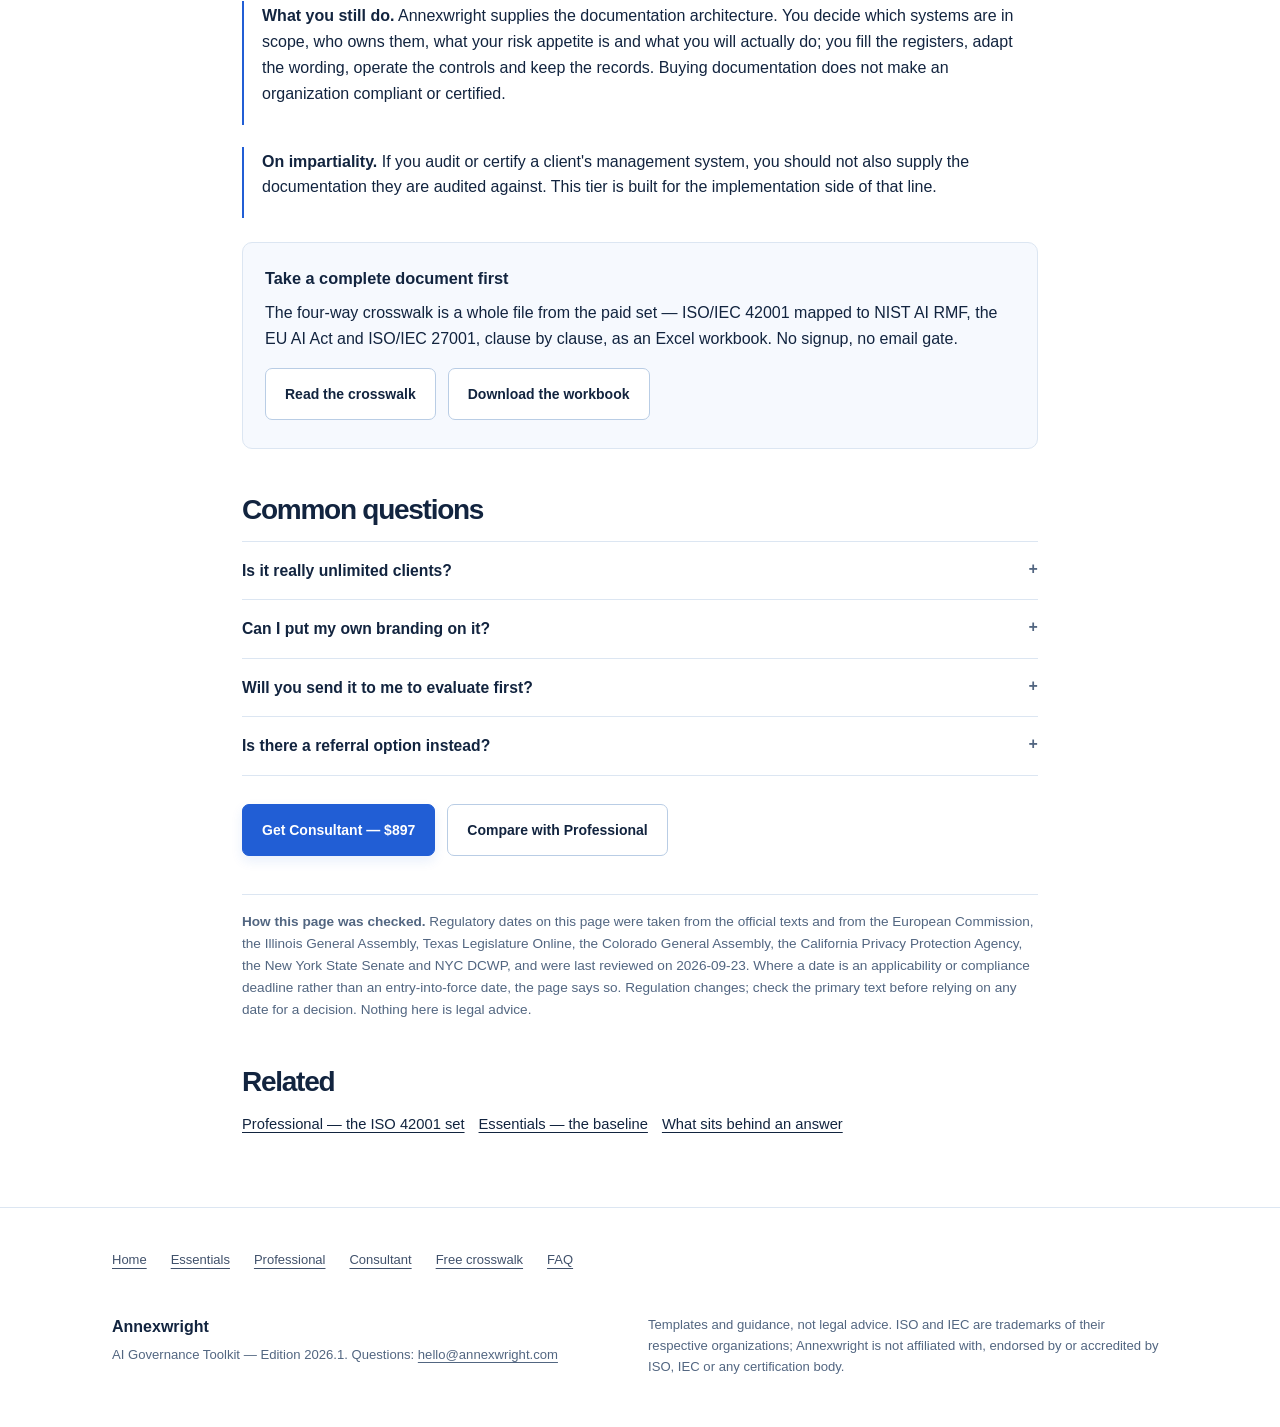
<file: consultant/index.html>
<!doctype html>
<html lang="en" data-theme="light">
<head>
<meta charset="utf-8">
<meta name="viewport" content="width=device-width, initial-scale=1">
<title>Annexwright Consultant — white-label AI governance delivery licence ($897)</title>
<link rel="canonical" href="https://annexwright.com/consultant/">
<meta name="robots" content="index,follow">
<meta name="description" content="The full 35-document set plus a white-label licence for unlimited client delivery, six delivery models, a client scoping tool with effort multipliers, and proposal and SOW templates. $897, one payment, perpetual.">
<meta property="og:title" content="Annexwright Consultant — white-label AI governance delivery licence ($897)">
<meta property="og:description" content="The full 35-document set plus a white-label licence for unlimited client delivery, six delivery models, a client scoping tool with effort multipliers, and proposal and SOW templates. $897, one payment, perpetual.">
<meta property="og:type" content="product">
<meta property="og:url" content="https://annexwright.com/consultant/">
<meta property="og:image" content="https://annexwright.com/assets/social/consultant.png?v=precision-blueprint-20261022">
<meta property="og:image:width" content="1200">
<meta property="og:image:height" content="630">
<meta property="og:image:alt" content="Annexwright — the editable policies, registers, assessments and documentation structure behind your AI governance answers.">
<meta property="og:site_name" content="Annexwright">
<meta name="twitter:card" content="summary_large_image">
<meta name="twitter:title" content="Annexwright Consultant — white-label AI governance delivery licence ($897)">
<meta name="twitter:description" content="The full 35-document set plus a white-label licence for unlimited client delivery, six delivery models, a client scoping tool with effort multipliers, and proposal and SOW templates. $897, one payment, perpetual.">
<meta name="twitter:image" content="https://annexwright.com/assets/social/consultant.png?v=precision-blueprint-20261022">
<link rel="icon" href="/favicon.svg?v=precision-blueprint-20261022" type="image/svg+xml"><link rel="apple-touch-icon" href="/apple-touch-icon.png?v=precision-blueprint-20261022">

<style>
:root{--paper:#F3F5F8;--surface:#FFFFFF;--surface-2:#EAEEF3;--ink:#111820;--ink-2:#37444F;--muted:#63727F;
--line:#D6DDE5;--line-strong:#B8C4CF;--navy:#16324F;--navy-2:#0E2138;--crimson:#A4122F;--teal:#25707C;
--serif:"Spectral",Georgia,"Times New Roman",serif;--sans:"Public Sans",-apple-system,BlinkMacSystemFont,"Segoe UI",Helvetica,Arial,sans-serif;
--mono:"IBM Plex Mono",ui-monospace,"SF Mono",Menlo,Consolas,monospace;--wrap:860px}
@media (prefers-color-scheme:dark){:root:not([data-theme="light"]){--paper:#0D1319;--surface:#151D25;--surface-2:#1D2831;--ink:#EDF1F5;--ink-2:#C3CDD6;
--muted:#8A99A6;--line:#27333D;--line-strong:#3A4854;--navy:#9FC0DE;--navy-2:#0A1119;--crimson:#F0798E;--teal:#63BECB}}
*{box-sizing:border-box}html,body{margin:0;padding:0}
body{background:var(--paper);color:var(--ink);font-family:var(--sans);font-size:17px;line-height:1.62;-webkit-font-smoothing:antialiased;overflow-x:hidden}
.wrap{max-width:var(--wrap);margin:0 auto;padding:0 24px}
a{color:inherit}.ilink{color:inherit;text-decoration:underline;text-underline-offset:3px;text-decoration-thickness:1px}
h1,h2,h3{margin:0;text-wrap:balance}
h1{font-family:var(--serif);font-weight:700;font-size:clamp(1.9rem,4.2vw,2.7rem);line-height:1.1;letter-spacing:-.015em}
h2{font-family:var(--serif);font-weight:600;font-size:clamp(1.35rem,2.4vw,1.75rem);line-height:1.2;margin:44px 0 14px}
h3{font-family:var(--sans);font-weight:700;font-size:1.02rem;margin:26px 0 8px}
p{margin:0 0 16px}ul,ol{margin:0 0 16px;padding-left:22px}li{margin:0 0 8px}
.eyebrow{font-family:var(--mono);font-size:.7rem;letter-spacing:.16em;text-transform:uppercase;color:var(--muted);font-weight:500;margin:0 0 10px}
.lede{font-size:1.12rem;color:var(--ink-2);margin:0 0 18px}
.small{font-size:.9rem;color:var(--muted);line-height:1.55}
.masthead{background:var(--navy-2);color:#EDF1F5;padding:16px 0}
.masthead .wrap{display:flex;align-items:center;justify-content:space-between;gap:16px;flex-wrap:wrap;max-width:1120px}
.brand{font-family:var(--serif);font-size:1.2rem;font-weight:700;text-decoration:none}
.masthead nav{display:flex;gap:22px;font-size:.9rem;color:#C6D4E2;flex-wrap:wrap}
.masthead nav a{text-decoration:none}.masthead nav a:hover{color:#fff;text-decoration:underline;text-underline-offset:3px}
.crumbs{font-family:var(--mono);font-size:.7rem;letter-spacing:.08em;text-transform:uppercase;color:var(--muted);padding:22px 0 0}
main{padding:14px 0 40px}
.btn{display:inline-flex;align-items:center;gap:8px;font-weight:600;font-size:.97rem;padding:13px 22px;border-radius:3px;
text-decoration:none;border:1px solid transparent;transition:transform .12s ease}
.btn-primary{background:var(--navy);color:var(--surface);border-color:var(--navy)}
@media (prefers-color-scheme:dark){:root:not([data-theme="light"]) .btn-primary{color:var(--navy-2)}}
.btn-primary:hover{transform:translateY(-1px)}
.btn-ghost{background:transparent;color:var(--ink);border-color:var(--line-strong)}
.cta-row{display:flex;gap:12px;flex-wrap:wrap;align-items:center;margin:8px 0 6px}
.box{border:1px solid var(--line);border-radius:4px;background:var(--surface);padding:22px;margin:24px 0}
.box h3{margin-top:0}
.rule{border-left:2px solid var(--crimson);padding:2px 0 2px 18px;margin:22px 0}
.sample{border:1px solid var(--line);border-radius:4px;overflow:hidden;background:var(--surface);margin:22px 0}
.sample-head{padding:10px 16px;background:var(--surface-2);border-bottom:1px solid var(--line);font-family:var(--mono);
font-size:.66rem;letter-spacing:.11em;text-transform:uppercase;color:var(--ink-2);font-weight:600}
.srow{display:grid;grid-template-columns:150px 1fr;gap:16px;padding:13px 16px;border-top:1px solid var(--line);align-items:baseline}
.srow:first-of-type{border-top:none}
@media (max-width:640px){.srow{grid-template-columns:1fr;gap:3px}}
.srow .lbl{font-family:var(--mono);font-size:.65rem;letter-spacing:.11em;text-transform:uppercase;color:var(--muted);font-weight:600}
.srow .val{font-size:.94rem;color:var(--ink);line-height:1.55}
.srow .val.ev{font-family:var(--mono);font-size:.85rem;color:var(--teal)}
.grid2{display:grid;grid-template-columns:1fr 1fr;gap:24px;margin:18px 0}
@media (max-width:720px){.grid2{grid-template-columns:1fr;gap:16px}}
.gitem{border-top:2px solid var(--line-strong);padding-top:13px}
.gitem b{display:block;font-size:.96rem;margin-bottom:4px}
.gitem span{font-size:.9rem;color:var(--ink-2);line-height:1.5}
details{border-top:1px solid var(--line);border-bottom:1px solid var(--line)}
details+details{border-top:none}
details>summary{list-style:none;cursor:pointer;padding:16px 0;display:flex;justify-content:space-between;gap:18px;font-weight:600;font-size:.98rem}
details>summary::-webkit-details-marker{display:none}
details>summary::after{content:"+";font-family:var(--mono);color:var(--muted)}
details[open]>summary::after{content:"\2212"}
details .body{padding:0 0 18px;font-size:.94rem;color:var(--ink-2);max-width:700px}
.pricebar{display:flex;gap:26px;flex-wrap:wrap;align-items:baseline;font-family:var(--mono);margin:6px 0 16px}
.pricebar b{font-size:1.5rem;color:var(--ink)}
.pricebar span{font-size:.8rem;color:var(--muted)}
.method{font-size:.85rem;color:var(--muted);border-top:1px solid var(--line);padding-top:16px;margin-top:38px}
.method a{color:inherit}
footer{border-top:1px solid var(--line);padding:30px 0 50px;font-size:.82rem;color:var(--muted);margin-top:30px}
footer .wrap{display:flex;justify-content:space-between;gap:18px;flex-wrap:wrap;max-width:1120px}
footer .fb{font-family:var(--serif);font-size:1rem;font-weight:700;color:var(--ink);display:block;margin-bottom:4px}
.related{display:flex;gap:14px;flex-wrap:wrap;margin:10px 0 0;font-size:.92rem}
</style>
<script type="application/ld+json">{"@context":"https://schema.org","@graph":[{"@type":"Organization","@id":"https://annexwright.com/#org","name":"Annexwright","url":"https://annexwright.com/","logo":"https://annexwright.com/apple-touch-icon.png","email":"hello@annexwright.com","description":"Independent product studio publishing editable ISO/IEC 42001 and EU AI Act governance documentation systems."},{"@type":"Product","name":"Annexwright Consultant","description":"White-label AI governance delivery licence: the full 35-document set plus rebranding guide, six delivery models, client onboarding and scoping tool, proposal and SOW templates, for unlimited client delivery.","brand":{"@id":"https://annexwright.com/#org"},"url":"https://annexwright.com/consultant/","image":"https://annexwright.com/assets/social/consultant.png?v=precision-blueprint-20261022","offers":{"@type":"Offer","price":"897","priceCurrency":"USD","availability":"https://schema.org/InStock","url":"https://annexwright.gumroad.com/l/consultant","seller":{"@id":"https://annexwright.com/#org"}}},{"@type":"BreadcrumbList","itemListElement":[{"@type":"ListItem","position":1,"name":"Annexwright","item":"https://annexwright.com/"},{"@type":"ListItem","position":2,"name":"Annexwright Consultant","item":"https://annexwright.com/consultant/"}]}]}</script>
<link rel="stylesheet" href="/assets/blueprint.css">
<meta name="theme-color" content="#215ed5">
</head>
<body>
<a class="skip-link" href="#main-content">Skip to content</a>
<header class="masthead"><div class="wrap"><a class="brand" href="/">Annexwright</a><nav aria-label="Main navigation"><a href="/essentials/">Essentials</a><a href="/professional/">Professional</a><a href="/consultant/" aria-current="page">Consultant</a><a href="/ai-security-questionnaire/">Questionnaire</a><a href="/#pricing">Pricing</a></nav></div></header>

<div class="wrap"><p class="crumbs"><a class="ilink" href="/">Annexwright</a> / Consultant</p></div>
<main id="main-content" tabindex="-1"><div class="wrap">

<p class="eyebrow">Consultant — $897</p>
<h1>Reusable delivery infrastructure for AI governance engagements.</h1>
<p class="lede">The full 35-document set plus a white-label licence: rebrand every document as your own and deliver adapted
materials to an unlimited number of clients, perpetually. One payment, not a subscription and not per seat.</p>
<div class="pricebar"><b>$897</b><span>USD · one payment · unlimited client delivery · perpetual licence · 24 months of updates</span></div>
<div class="cta-row"><a class="btn btn-primary" href="https://annexwright.gumroad.com/l/consultant">Get Consultant — $897</a>
<a class="btn btn-ghost" href="/iso-42001-crosswalk/">See a complete document free</a></div>

<h2>Who this is for</h2>
<p>Independent consultants, boutique advisory firms, MSPs and fractional GRC or AI governance leads who deliver this work
repeatedly — and who currently rebuild the same policy, the same inventory, the same risk register and the same Statement of
Applicability for every client.</p>
<p>The economics are the point. The drafting layer is identical across engagements; the judgement is not. This removes the
first and leaves you the second.</p>

<h2>What Consultant adds</h2>
<div class="grid2">
<div class="gitem"><b>White-Label Licence &amp; Rebranding Guide (AW-C01)</b><span>The licence terms in plain English, a
rebranding process, and six delivery models: AI Governance Sprint, ISO 42001 Readiness, Fractional AI Governance Lead,
Questionnaire Rescue, EU AI Act Readiness Review and Training as a Service.</span></div>
<div class="gitem"><b>Client Onboarding &amp; Scoping Tool (AW-C02)</b><span>A client-facing questionnaire plus an internal
worksheet with effort multipliers, base day estimates and five red flags that tell you to decline the engagement.</span></div>
<div class="gitem"><b>Proposal &amp; SOW Templates (AW-C03)</b><span>A full proposal, a complete statement of work with
deliverables, acceptance criteria, assumptions, exclusions, IP and liability clauses, a short engagement letter, and a
follow-on offer playbook for converting projects into retainers.</span></div>
<div class="gitem"><b>Everything in Professional</b><span>All 32 documents beneath it, including the Statement of Applicability,
the 65-requirement gap assessment, the internal audit programme and the audit evidence binder.</span></div>
</div>

<h2>Where the licence line sits</h2>
<p>If a client is paying you to help build a governance programme and receives adapted documents as part of that work, that is
licensed. Redistributing the templates <em>as templates</em> — reselling them as a document product — is not. That line is the
same in every tier.</p>
<div class="rule"><p><strong>What you still do.</strong> Annexwright supplies the documentation architecture. You decide which systems are in scope, who owns them, what your risk appetite is and what you will actually do; you fill the registers, adapt the wording, operate the controls and keep the records. Buying documentation does not make an organization compliant or certified.</p></div>
<div class="rule"><p><strong>On impartiality.</strong> If you audit or certify a client's management system, you should not
also supply the documentation they are audited against. This tier is built for the implementation side of that line.</p></div>
<div class="box"><h3>Take a complete document first</h3><p>The four-way crosswalk is a whole file from the paid set — ISO/IEC 42001 mapped to NIST AI RMF, the EU AI Act and ISO/IEC 27001, clause by clause, as an Excel workbook. No signup, no email gate.</p><div class="cta-row"><a class="btn btn-ghost" href="/iso-42001-crosswalk/">Read the crosswalk</a><a class="btn btn-ghost" href="https://annexwright.com/iso-42001-crosswalk/Four-Way-Framework-Crosswalk.xlsx">Download the workbook</a></div></div>

<h2>Common questions</h2>
<details><summary>Is it really unlimited clients?</summary><div class="body">Yes — perpetual licence, unlimited client delivery,
one payment. The limit is redistribution as a template product, not the number of engagements.</div></details>
<details><summary>Can I put my own branding on it?</summary><div class="body">That is what the tier is for. The rebranding
guide covers the process; the files are editable Word, Excel and PowerPoint with no watermarks and no locked cells.</div></details>
<details><summary>Will you send it to me to evaluate first?</summary><div class="body">Ask and the full set goes to you free to
evaluate — you should not put your name near something you have not read. Email hello@annexwright.com.</div></details>
<details><summary>Is there a referral option instead?</summary><div class="body">Yes — a 30% share on every sale, tracked and
paid by Gumroad. <a class="ilink" href="https://annexwright.gumroad.com/affiliates">Sign up here</a>. The two are
independent; you do not need the licence to refer, and referring is not a condition of the licence.</div></details>

<div class="cta-row" style="margin-top:28px"><a class="btn btn-primary" href="https://annexwright.gumroad.com/l/consultant">Get Consultant — $897</a>
<a class="btn btn-ghost" href="/professional/">Compare with Professional</a></div>
<p class="method"><strong>How this page was checked.</strong> Regulatory dates on this page were taken from the official texts and from the European Commission, the Illinois General Assembly, Texas Legislature Online, the Colorado General Assembly, the California Privacy Protection Agency, the New York State Senate and NYC DCWP, and were last reviewed on 2026-09-23. Where a date is an applicability or compliance deadline rather than an entry-into-force date, the page says so. Regulation changes; check the primary text before relying on any date for a decision. Nothing here is legal advice.</p>

<h2>Related</h2><div class="related"><a class="ilink" href="/professional/">Professional — the ISO 42001 set</a> <a class="ilink" href="/essentials/">Essentials — the baseline</a> <a class="ilink" href="/ai-governance-evidence/">What sits behind an answer</a></div>
</div></main>
<footer><div class="wrap"><nav class="footer-links" aria-label="Footer navigation"><a href="/">Home</a><a href="/essentials/">Essentials</a><a href="/professional/">Professional</a><a href="/consultant/">Consultant</a><a href="/iso-42001-crosswalk/">Free crosswalk</a><a href="/#faq">FAQ</a></nav><span><span class="fb">Annexwright</span>AI Governance Toolkit — Edition 2026.1. Questions: <a class="ilink" href="mailto:hello@annexwright.com">hello@annexwright.com</a></span><span style="max-width:520px">Templates and guidance, not legal advice. ISO and IEC are trademarks of their respective organizations; Annexwright is not affiliated with, endorsed by or accredited by ISO, IEC or any certification body.</span></div></footer>
</body>
</html>
</file>
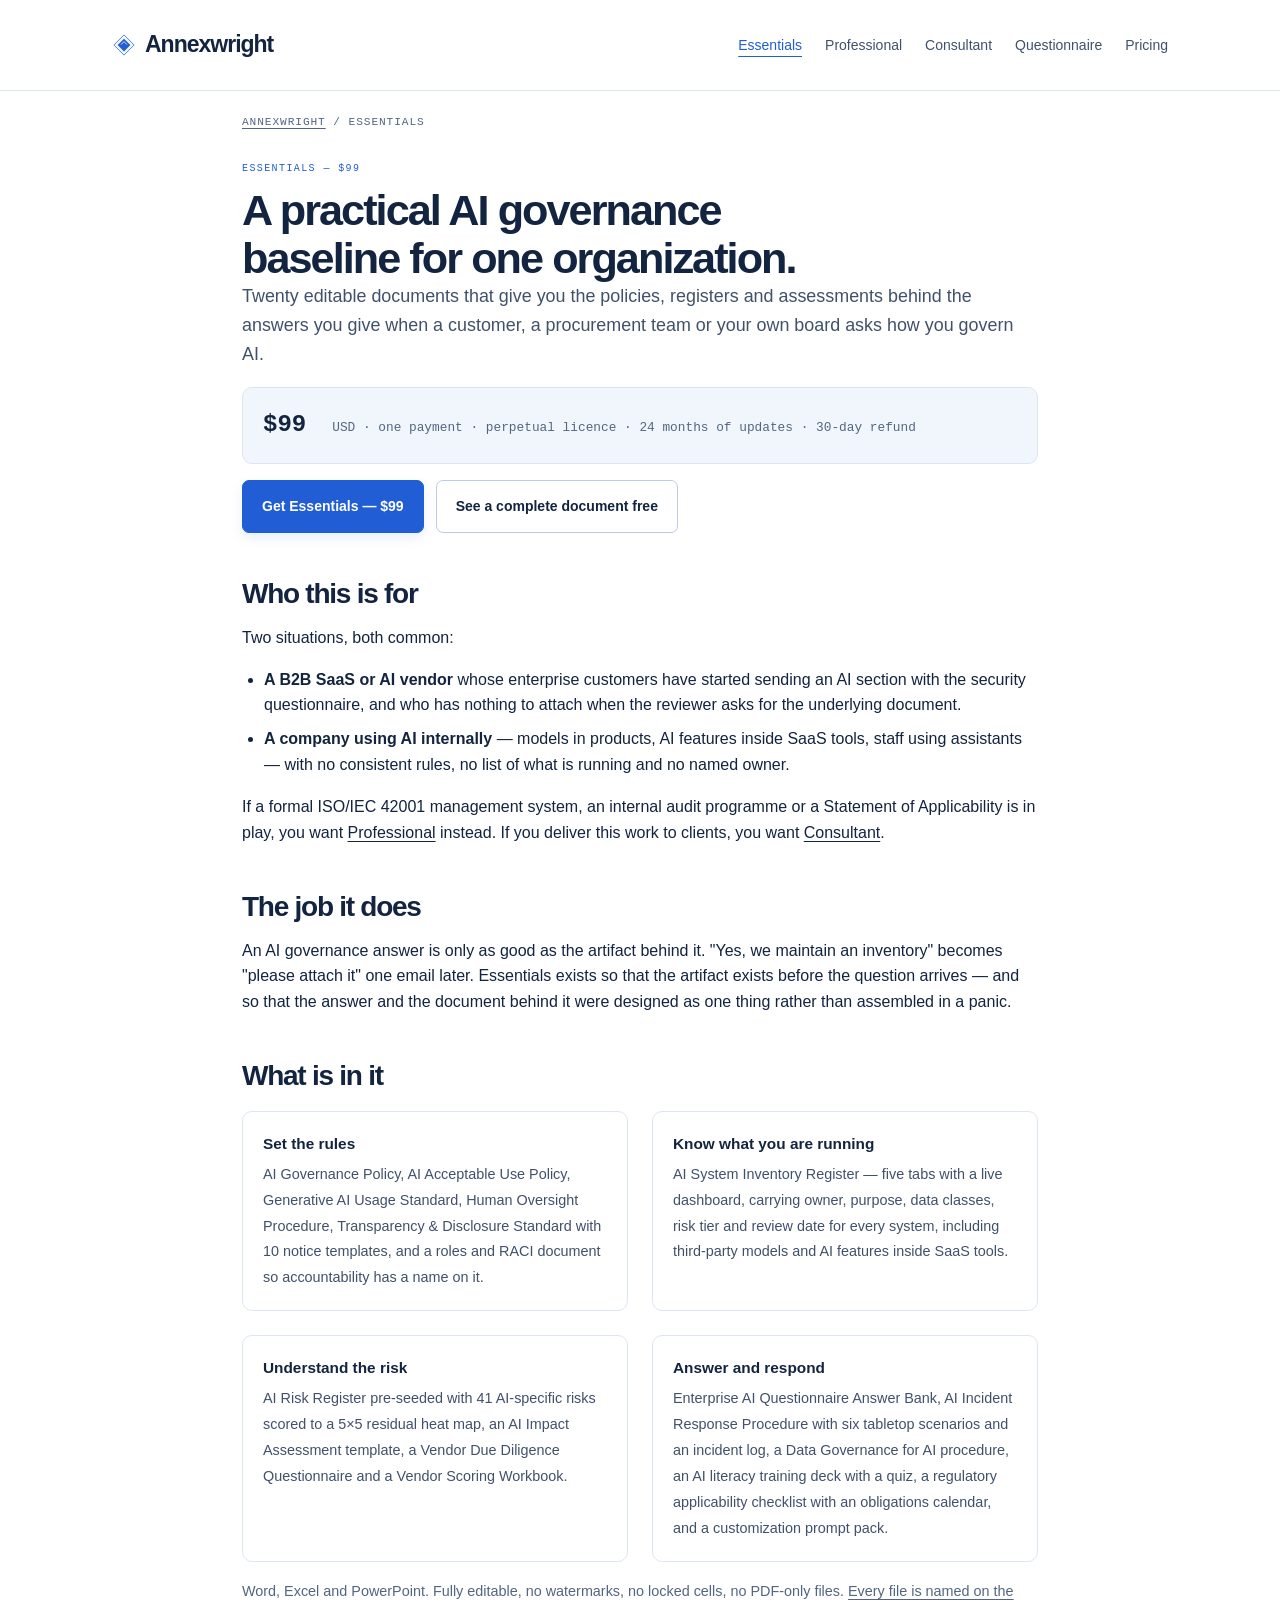
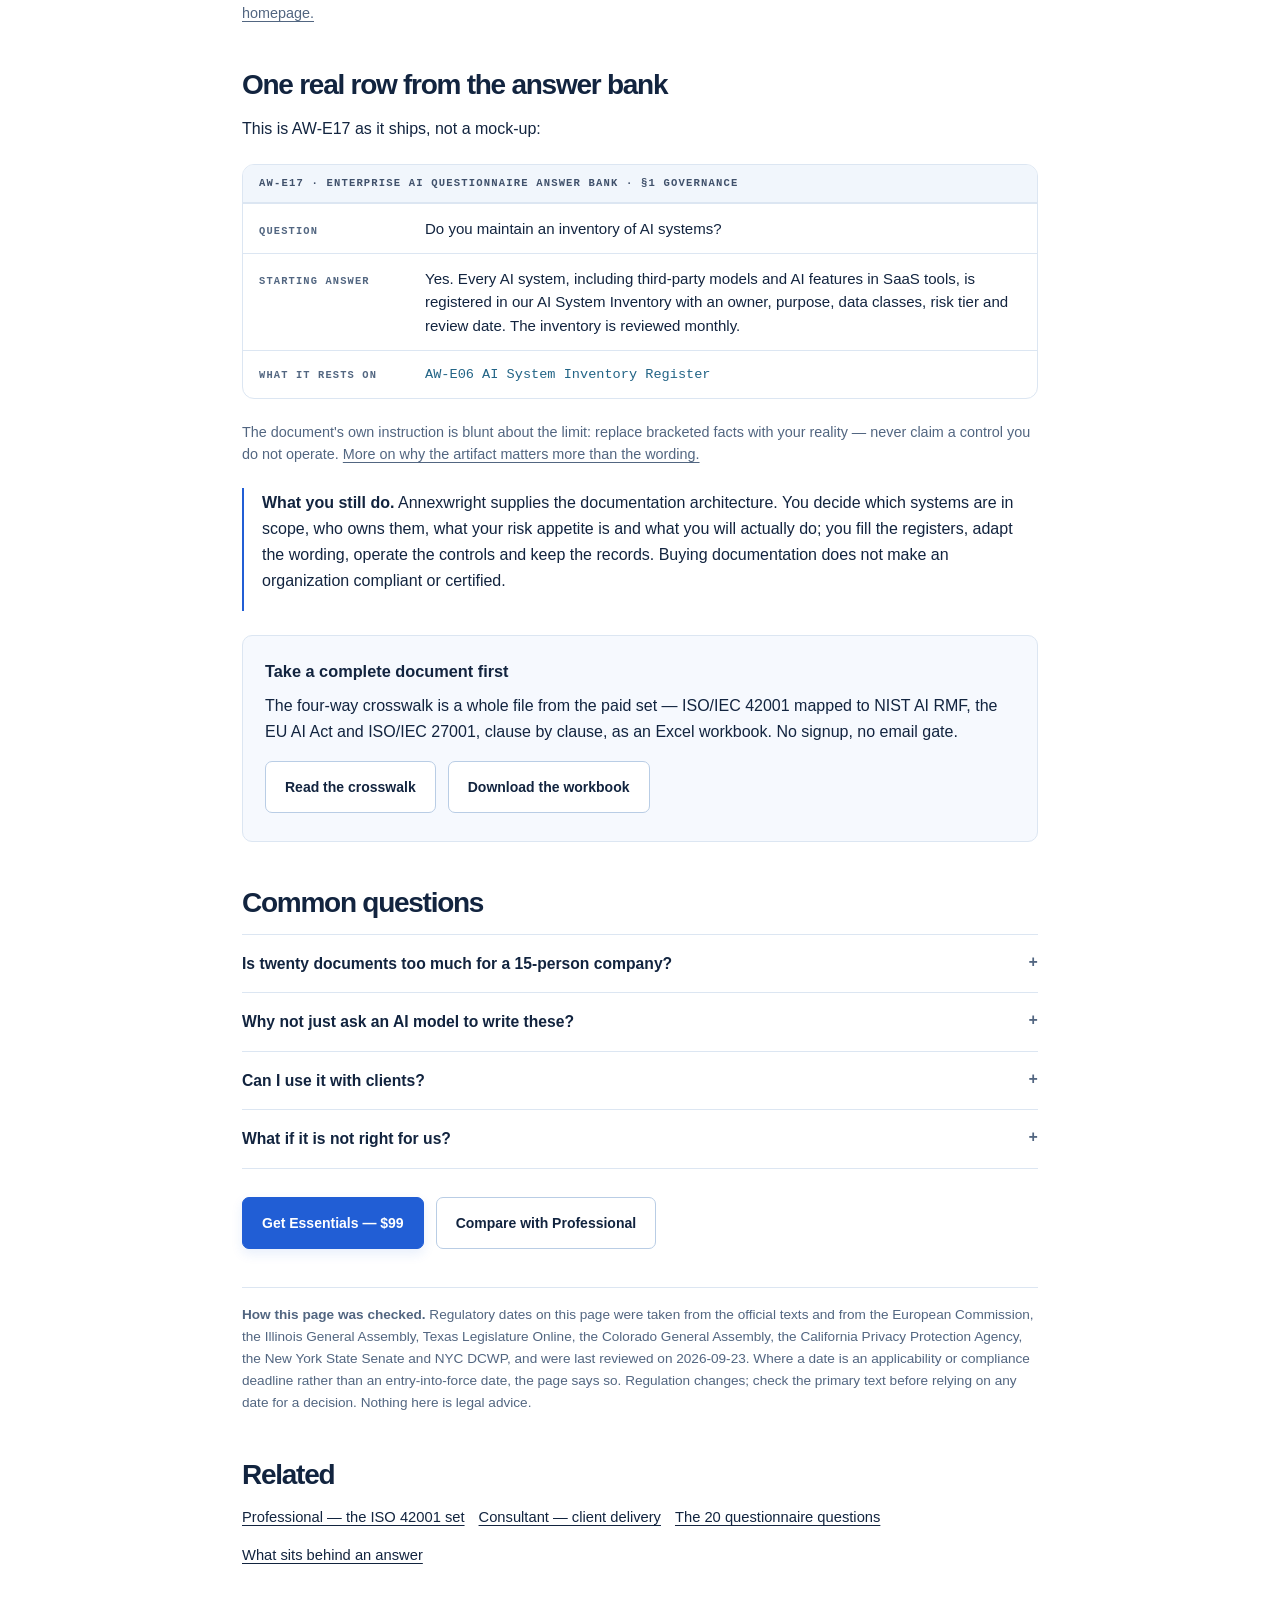
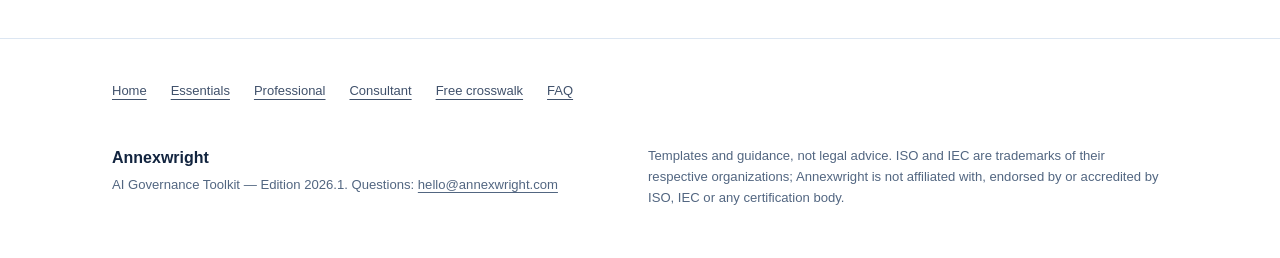
<file: essentials/index.html>
<!doctype html>
<html lang="en" data-theme="light">
<head>
<meta charset="utf-8">
<meta name="viewport" content="width=device-width, initial-scale=1">
<title>Annexwright Essentials — a practical AI governance baseline for one organization ($99)</title>
<link rel="canonical" href="https://annexwright.com/essentials/">
<meta name="robots" content="index,follow">
<meta name="description" content="Twenty editable AI governance documents: policy, acceptable use, AI system inventory, 41-risk register, impact assessment, vendor due diligence, incident response and the enterprise questionnaire answer bank. $99, one payment.">
<meta property="og:title" content="Annexwright Essentials — a practical AI governance baseline for one organization ($99)">
<meta property="og:description" content="Twenty editable AI governance documents: policy, acceptable use, AI system inventory, 41-risk register, impact assessment, vendor due diligence, incident response and the enterprise questionnaire answer bank. $99, one payment.">
<meta property="og:type" content="product">
<meta property="og:url" content="https://annexwright.com/essentials/">
<meta property="og:image" content="https://annexwright.com/assets/social/essentials.png?v=price99-20261113">
<meta property="og:image:width" content="1200">
<meta property="og:image:height" content="630">
<meta property="og:image:alt" content="Annexwright — the editable policies, registers, assessments and documentation structure behind your AI governance answers.">
<meta property="og:site_name" content="Annexwright">
<meta name="twitter:card" content="summary_large_image">
<meta name="twitter:title" content="Annexwright Essentials — a practical AI governance baseline for one organization ($99)">
<meta name="twitter:description" content="Twenty editable AI governance documents: policy, acceptable use, AI system inventory, 41-risk register, impact assessment, vendor due diligence, incident response and the enterprise questionnaire answer bank. $99, one payment.">
<meta name="twitter:image" content="https://annexwright.com/assets/social/essentials.png?v=price99-20261113">
<link rel="icon" href="/favicon.svg?v=precision-blueprint-20261022" type="image/svg+xml"><link rel="apple-touch-icon" href="/apple-touch-icon.png?v=precision-blueprint-20261022">

<style>
:root{--paper:#F3F5F8;--surface:#FFFFFF;--surface-2:#EAEEF3;--ink:#111820;--ink-2:#37444F;--muted:#63727F;
--line:#D6DDE5;--line-strong:#B8C4CF;--navy:#16324F;--navy-2:#0E2138;--crimson:#A4122F;--teal:#25707C;
--serif:"Spectral",Georgia,"Times New Roman",serif;--sans:"Public Sans",-apple-system,BlinkMacSystemFont,"Segoe UI",Helvetica,Arial,sans-serif;
--mono:"IBM Plex Mono",ui-monospace,"SF Mono",Menlo,Consolas,monospace;--wrap:860px}
@media (prefers-color-scheme:dark){:root:not([data-theme="light"]){--paper:#0D1319;--surface:#151D25;--surface-2:#1D2831;--ink:#EDF1F5;--ink-2:#C3CDD6;
--muted:#8A99A6;--line:#27333D;--line-strong:#3A4854;--navy:#9FC0DE;--navy-2:#0A1119;--crimson:#F0798E;--teal:#63BECB}}
*{box-sizing:border-box}html,body{margin:0;padding:0}
body{background:var(--paper);color:var(--ink);font-family:var(--sans);font-size:17px;line-height:1.62;-webkit-font-smoothing:antialiased;overflow-x:hidden}
.wrap{max-width:var(--wrap);margin:0 auto;padding:0 24px}
a{color:inherit}.ilink{color:inherit;text-decoration:underline;text-underline-offset:3px;text-decoration-thickness:1px}
h1,h2,h3{margin:0;text-wrap:balance}
h1{font-family:var(--serif);font-weight:700;font-size:clamp(1.9rem,4.2vw,2.7rem);line-height:1.1;letter-spacing:-.015em}
h2{font-family:var(--serif);font-weight:600;font-size:clamp(1.35rem,2.4vw,1.75rem);line-height:1.2;margin:44px 0 14px}
h3{font-family:var(--sans);font-weight:700;font-size:1.02rem;margin:26px 0 8px}
p{margin:0 0 16px}ul,ol{margin:0 0 16px;padding-left:22px}li{margin:0 0 8px}
.eyebrow{font-family:var(--mono);font-size:.7rem;letter-spacing:.16em;text-transform:uppercase;color:var(--muted);font-weight:500;margin:0 0 10px}
.lede{font-size:1.12rem;color:var(--ink-2);margin:0 0 18px}
.small{font-size:.9rem;color:var(--muted);line-height:1.55}
.masthead{background:var(--navy-2);color:#EDF1F5;padding:16px 0}
.masthead .wrap{display:flex;align-items:center;justify-content:space-between;gap:16px;flex-wrap:wrap;max-width:1120px}
.brand{font-family:var(--serif);font-size:1.2rem;font-weight:700;text-decoration:none}
.masthead nav{display:flex;gap:22px;font-size:.9rem;color:#C6D4E2;flex-wrap:wrap}
.masthead nav a{text-decoration:none}.masthead nav a:hover{color:#fff;text-decoration:underline;text-underline-offset:3px}
.crumbs{font-family:var(--mono);font-size:.7rem;letter-spacing:.08em;text-transform:uppercase;color:var(--muted);padding:22px 0 0}
main{padding:14px 0 40px}
.btn{display:inline-flex;align-items:center;gap:8px;font-weight:600;font-size:.97rem;padding:13px 22px;border-radius:3px;
text-decoration:none;border:1px solid transparent;transition:transform .12s ease}
.btn-primary{background:var(--navy);color:var(--surface);border-color:var(--navy)}
@media (prefers-color-scheme:dark){:root:not([data-theme="light"]) .btn-primary{color:var(--navy-2)}}
.btn-primary:hover{transform:translateY(-1px)}
.btn-ghost{background:transparent;color:var(--ink);border-color:var(--line-strong)}
.cta-row{display:flex;gap:12px;flex-wrap:wrap;align-items:center;margin:8px 0 6px}
.box{border:1px solid var(--line);border-radius:4px;background:var(--surface);padding:22px;margin:24px 0}
.box h3{margin-top:0}
.rule{border-left:2px solid var(--crimson);padding:2px 0 2px 18px;margin:22px 0}
.sample{border:1px solid var(--line);border-radius:4px;overflow:hidden;background:var(--surface);margin:22px 0}
.sample-head{padding:10px 16px;background:var(--surface-2);border-bottom:1px solid var(--line);font-family:var(--mono);
font-size:.66rem;letter-spacing:.11em;text-transform:uppercase;color:var(--ink-2);font-weight:600}
.srow{display:grid;grid-template-columns:150px 1fr;gap:16px;padding:13px 16px;border-top:1px solid var(--line);align-items:baseline}
.srow:first-of-type{border-top:none}
@media (max-width:640px){.srow{grid-template-columns:1fr;gap:3px}}
.srow .lbl{font-family:var(--mono);font-size:.65rem;letter-spacing:.11em;text-transform:uppercase;color:var(--muted);font-weight:600}
.srow .val{font-size:.94rem;color:var(--ink);line-height:1.55}
.srow .val.ev{font-family:var(--mono);font-size:.85rem;color:var(--teal)}
.grid2{display:grid;grid-template-columns:1fr 1fr;gap:24px;margin:18px 0}
@media (max-width:720px){.grid2{grid-template-columns:1fr;gap:16px}}
.gitem{border-top:2px solid var(--line-strong);padding-top:13px}
.gitem b{display:block;font-size:.96rem;margin-bottom:4px}
.gitem span{font-size:.9rem;color:var(--ink-2);line-height:1.5}
details{border-top:1px solid var(--line);border-bottom:1px solid var(--line)}
details+details{border-top:none}
details>summary{list-style:none;cursor:pointer;padding:16px 0;display:flex;justify-content:space-between;gap:18px;font-weight:600;font-size:.98rem}
details>summary::-webkit-details-marker{display:none}
details>summary::after{content:"+";font-family:var(--mono);color:var(--muted)}
details[open]>summary::after{content:"\2212"}
details .body{padding:0 0 18px;font-size:.94rem;color:var(--ink-2);max-width:700px}
.pricebar{display:flex;gap:26px;flex-wrap:wrap;align-items:baseline;font-family:var(--mono);margin:6px 0 16px}
.pricebar b{font-size:1.5rem;color:var(--ink)}
.pricebar span{font-size:.8rem;color:var(--muted)}
.method{font-size:.85rem;color:var(--muted);border-top:1px solid var(--line);padding-top:16px;margin-top:38px}
.method a{color:inherit}
footer{border-top:1px solid var(--line);padding:30px 0 50px;font-size:.82rem;color:var(--muted);margin-top:30px}
footer .wrap{display:flex;justify-content:space-between;gap:18px;flex-wrap:wrap;max-width:1120px}
footer .fb{font-family:var(--serif);font-size:1rem;font-weight:700;color:var(--ink);display:block;margin-bottom:4px}
.related{display:flex;gap:14px;flex-wrap:wrap;margin:10px 0 0;font-size:.92rem}
</style>
<script type="application/ld+json">{"@context":"https://schema.org","@graph":[{"@type":"Organization","@id":"https://annexwright.com/#org","name":"Annexwright","url":"https://annexwright.com/","logo":"https://annexwright.com/apple-touch-icon.png","email":"hello@annexwright.com","description":"Independent product studio publishing editable ISO/IEC 42001 and EU AI Act governance documentation systems."},{"@type":"Product","name":"Annexwright Essentials","description":"Editable AI governance documentation baseline for one organization: 20 documents covering policy, inventory, risk, impact assessment, vendor due diligence, incident response and enterprise questionnaire answers.","brand":{"@id":"https://annexwright.com/#org"},"url":"https://annexwright.com/essentials/","image":"https://annexwright.com/assets/social/essentials.png?v=price99-20261113","offers":{"@type":"Offer","price":"99","priceCurrency":"USD","availability":"https://schema.org/InStock","url":"https://annexwright.gumroad.com/l/essentials","seller":{"@id":"https://annexwright.com/#org"}}},{"@type":"BreadcrumbList","itemListElement":[{"@type":"ListItem","position":1,"name":"Annexwright","item":"https://annexwright.com/"},{"@type":"ListItem","position":2,"name":"Annexwright Essentials","item":"https://annexwright.com/essentials/"}]}]}</script>
<link rel="stylesheet" href="/assets/blueprint.css">
<meta name="theme-color" content="#215ed5">
</head>
<body>
<a class="skip-link" href="#main-content">Skip to content</a>
<header class="masthead"><div class="wrap"><a class="brand" href="/">Annexwright</a><nav aria-label="Main navigation"><a href="/essentials/" aria-current="page">Essentials</a><a href="/professional/">Professional</a><a href="/consultant/">Consultant</a><a href="/ai-security-questionnaire/">Questionnaire</a><a href="/#pricing">Pricing</a></nav></div></header>

<div class="wrap"><p class="crumbs"><a class="ilink" href="/">Annexwright</a> / Essentials</p></div>
<main id="main-content" tabindex="-1"><div class="wrap">

<p class="eyebrow">Essentials — $99</p>
<h1>A practical AI governance baseline for one organization.</h1>
<p class="lede">Twenty editable documents that give you the policies, registers and assessments behind the answers you
give when a customer, a procurement team or your own board asks how you govern AI.</p>
<div class="pricebar"><b>$99</b><span>USD · one payment · perpetual licence · 24 months of updates · 30-day refund</span></div>
<div class="cta-row"><a class="btn btn-primary" href="https://annexwright.gumroad.com/l/essentials">Get Essentials — $99</a>
<a class="btn btn-ghost" href="/iso-42001-crosswalk/">See a complete document free</a></div>

<h2>Who this is for</h2>
<p>Two situations, both common:</p>
<ul>
<li><strong>A B2B SaaS or AI vendor</strong> whose enterprise customers have started sending an AI section with the security
questionnaire, and who has nothing to attach when the reviewer asks for the underlying document.</li>
<li><strong>A company using AI internally</strong> — models in products, AI features inside SaaS tools, staff using assistants —
with no consistent rules, no list of what is running and no named owner.</li>
</ul>
<p>If a formal ISO/IEC 42001 management system, an internal audit programme or a Statement of Applicability is in play,
you want <a class="ilink" href="/professional/">Professional</a> instead. If you deliver this work to clients, you want
<a class="ilink" href="/consultant/">Consultant</a>.</p>

<h2>The job it does</h2>
<p>An AI governance answer is only as good as the artifact behind it. "Yes, we maintain an inventory" becomes
"please attach it" one email later. Essentials exists so that the artifact exists before the question arrives —
and so that the answer and the document behind it were designed as one thing rather than assembled in a panic.</p>

<h2>What is in it</h2>
<div class="grid2">
<div class="gitem"><b>Set the rules</b><span>AI Governance Policy, AI Acceptable Use Policy, Generative AI Usage Standard,
Human Oversight Procedure, Transparency &amp; Disclosure Standard with 10 notice templates, and a roles and RACI document
so accountability has a name on it.</span></div>
<div class="gitem"><b>Know what you are running</b><span>AI System Inventory Register — five tabs with a live dashboard,
carrying owner, purpose, data classes, risk tier and review date for every system, including third-party models and AI
features inside SaaS tools.</span></div>
<div class="gitem"><b>Understand the risk</b><span>AI Risk Register pre-seeded with 41 AI-specific risks scored to a 5×5
residual heat map, an AI Impact Assessment template, a Vendor Due Diligence Questionnaire and a Vendor Scoring Workbook.</span></div>
<div class="gitem"><b>Answer and respond</b><span>Enterprise AI Questionnaire Answer Bank, AI Incident Response Procedure with
six tabletop scenarios and an incident log, a Data Governance for AI procedure, an AI literacy training deck with a quiz,
a regulatory applicability checklist with an obligations calendar, and a customization prompt pack.</span></div>
</div>
<p class="small">Word, Excel and PowerPoint. Fully editable, no watermarks, no locked cells, no PDF-only files.
<a class="ilink" href="/#inside">Every file is named on the homepage.</a></p>

<h2>One real row from the answer bank</h2>
<p>This is AW-E17 as it ships, not a mock-up:</p>
<div class="sample">
<div class="sample-head">AW-E17 · Enterprise AI Questionnaire Answer Bank · §1 Governance</div>
<div class="srow"><span class="lbl">Question</span><span class="val">Do you maintain an inventory of AI systems?</span></div>
<div class="srow"><span class="lbl">Starting answer</span><span class="val">Yes. Every AI system, including third-party models
and AI features in SaaS tools, is registered in our AI System Inventory with an owner, purpose, data classes, risk tier and
review date. The inventory is reviewed monthly.</span></div>
<div class="srow"><span class="lbl">What it rests on</span><span class="val ev">AW-E06 AI System Inventory Register</span></div>
</div>
<p class="small">The document's own instruction is blunt about the limit: replace bracketed facts with your reality —
never claim a control you do not operate. <a class="ilink" href="/ai-governance-evidence/">More on why the artifact matters
more than the wording.</a></p>

<div class="rule"><p><strong>What you still do.</strong> Annexwright supplies the documentation architecture. You decide which systems are in scope, who owns them, what your risk appetite is and what you will actually do; you fill the registers, adapt the wording, operate the controls and keep the records. Buying documentation does not make an organization compliant or certified.</p></div>
<div class="box"><h3>Take a complete document first</h3><p>The four-way crosswalk is a whole file from the paid set — ISO/IEC 42001 mapped to NIST AI RMF, the EU AI Act and ISO/IEC 27001, clause by clause, as an Excel workbook. No signup, no email gate.</p><div class="cta-row"><a class="btn btn-ghost" href="/iso-42001-crosswalk/">Read the crosswalk</a><a class="btn btn-ghost" href="https://annexwright.com/iso-42001-crosswalk/Four-Way-Framework-Crosswalk.xlsx">Download the workbook</a></div></div>

<h2>Common questions</h2>
<details><summary>Is twenty documents too much for a 15-person company?</summary><div class="body">The Start Here guide's
first job is to tell you what to skip. A company using AI tools internally typically needs a handful of them, not all twenty.
A company using AI in hiring or lending needs more, and needs a lawyer as well.</div></details>
<details><summary>Why not just ask an AI model to write these?</summary><div class="body">You can, and for a single policy you
will get something readable quickly. These documents were drafted with AI assistance too — the difference is not human versus
machine. It is generated prose versus a structured system: documents that reference each other, controls mapped to clauses you
can cite, answers that point at the artifact behind them, registers that calculate rather than describe, and a sequence of work.
A general-purpose model asked for "an AI governance policy" produces text, not that architecture, and clause references it
produces should be checked against the standard before anyone relies on them.</div></details>
<details><summary>Can I use it with clients?</summary><div class="body">No — Essentials and Professional are licensed for one
organization's internal use. <a class="ilink" href="/consultant/">Consultant</a> is the tier that permits white-label client
delivery.</div></details>
<details><summary>What if it is not right for us?</summary><div class="body">Email hello@annexwright.com within 30 days for a
full refund. You keep the files.</div></details>

<div class="cta-row" style="margin-top:28px"><a class="btn btn-primary" href="https://annexwright.gumroad.com/l/essentials">Get Essentials — $99</a>
<a class="btn btn-ghost" href="/professional/">Compare with Professional</a></div>
<p class="method"><strong>How this page was checked.</strong> Regulatory dates on this page were taken from the official texts and from the European Commission, the Illinois General Assembly, Texas Legislature Online, the Colorado General Assembly, the California Privacy Protection Agency, the New York State Senate and NYC DCWP, and were last reviewed on 2026-09-23. Where a date is an applicability or compliance deadline rather than an entry-into-force date, the page says so. Regulation changes; check the primary text before relying on any date for a decision. Nothing here is legal advice.</p>

<h2>Related</h2><div class="related"><a class="ilink" href="/professional/">Professional — the ISO 42001 set</a> <a class="ilink" href="/consultant/">Consultant — client delivery</a> <a class="ilink" href="/ai-security-questionnaire/">The 20 questionnaire questions</a> <a class="ilink" href="/ai-governance-evidence/">What sits behind an answer</a></div>
</div></main>
<footer><div class="wrap"><nav class="footer-links" aria-label="Footer navigation"><a href="/">Home</a><a href="/essentials/">Essentials</a><a href="/professional/">Professional</a><a href="/consultant/">Consultant</a><a href="/iso-42001-crosswalk/">Free crosswalk</a><a href="/#faq">FAQ</a></nav><span><span class="fb">Annexwright</span>AI Governance Toolkit — Edition 2026.1. Questions: <a class="ilink" href="mailto:hello@annexwright.com">hello@annexwright.com</a></span><span style="max-width:520px">Templates and guidance, not legal advice. ISO and IEC are trademarks of their respective organizations; Annexwright is not affiliated with, endorsed by or accredited by ISO, IEC or any certification body.</span></div></footer>
</body>
</html>
</file>
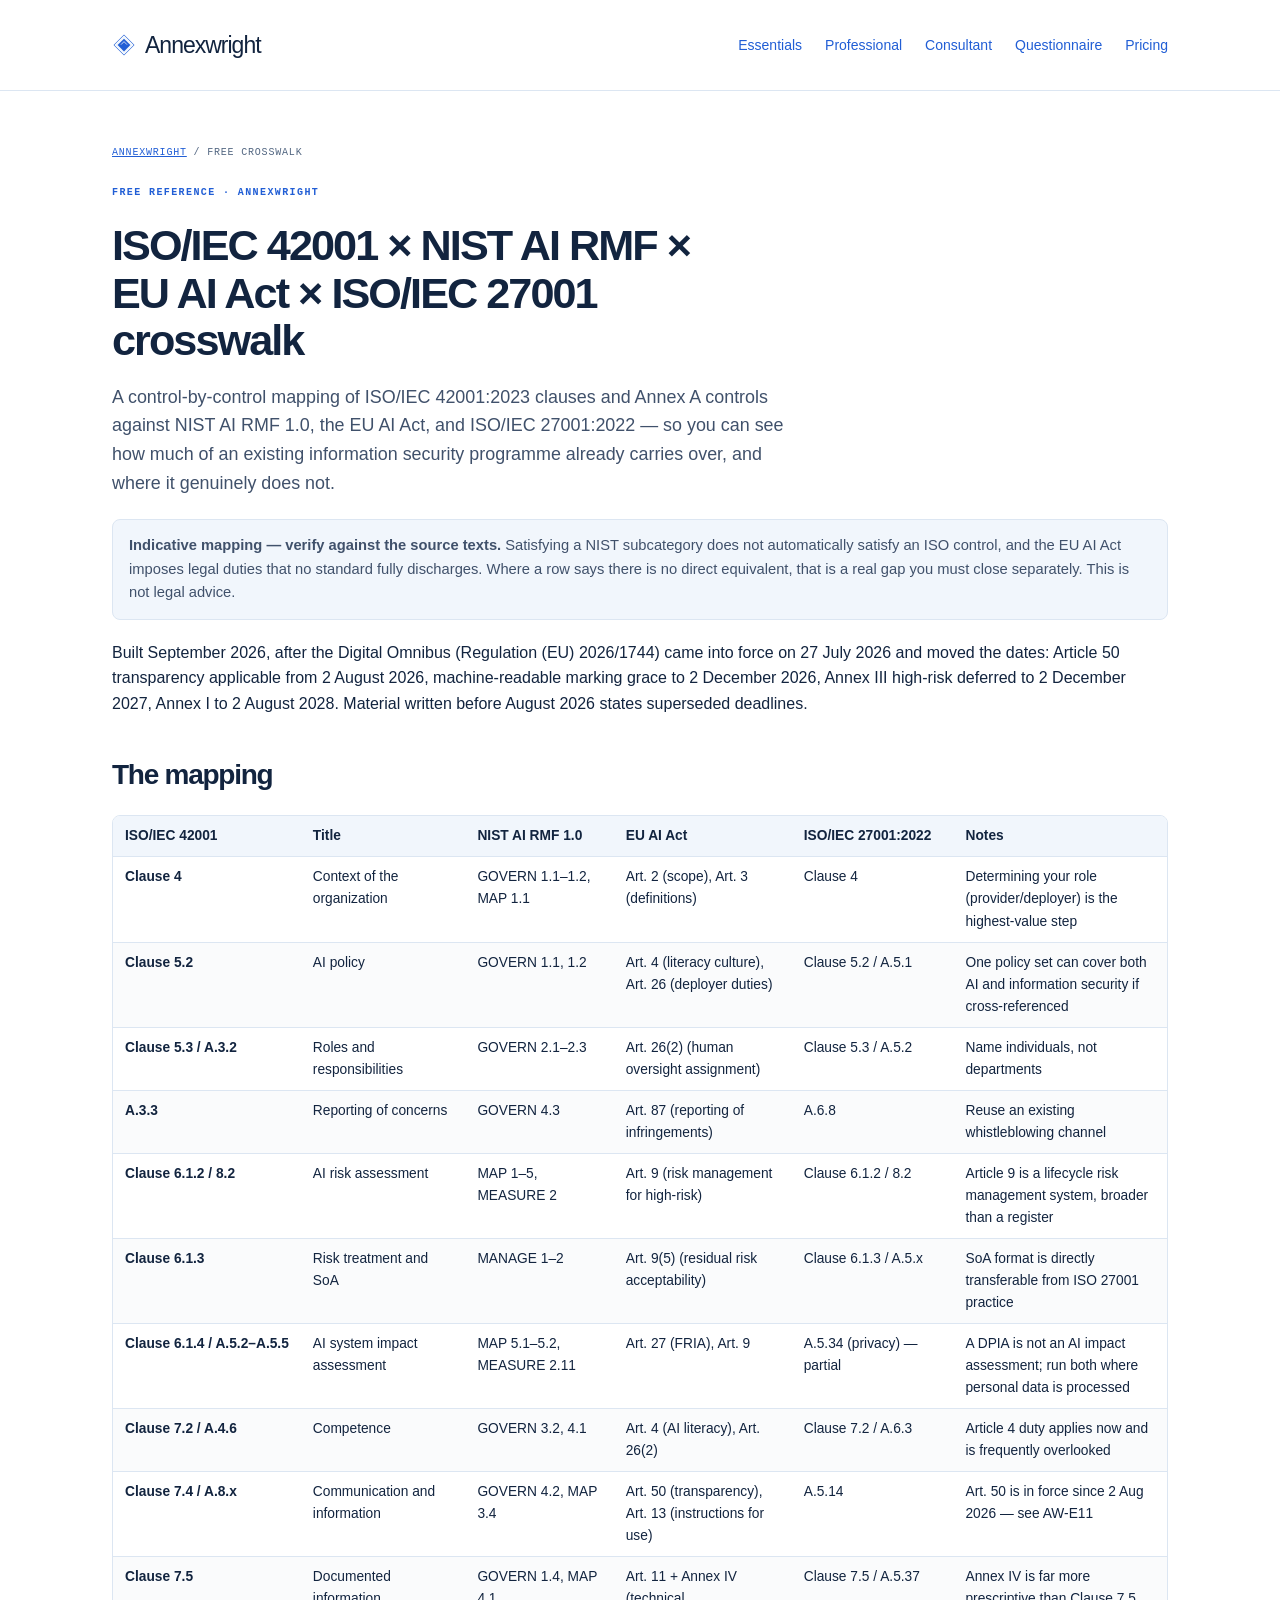
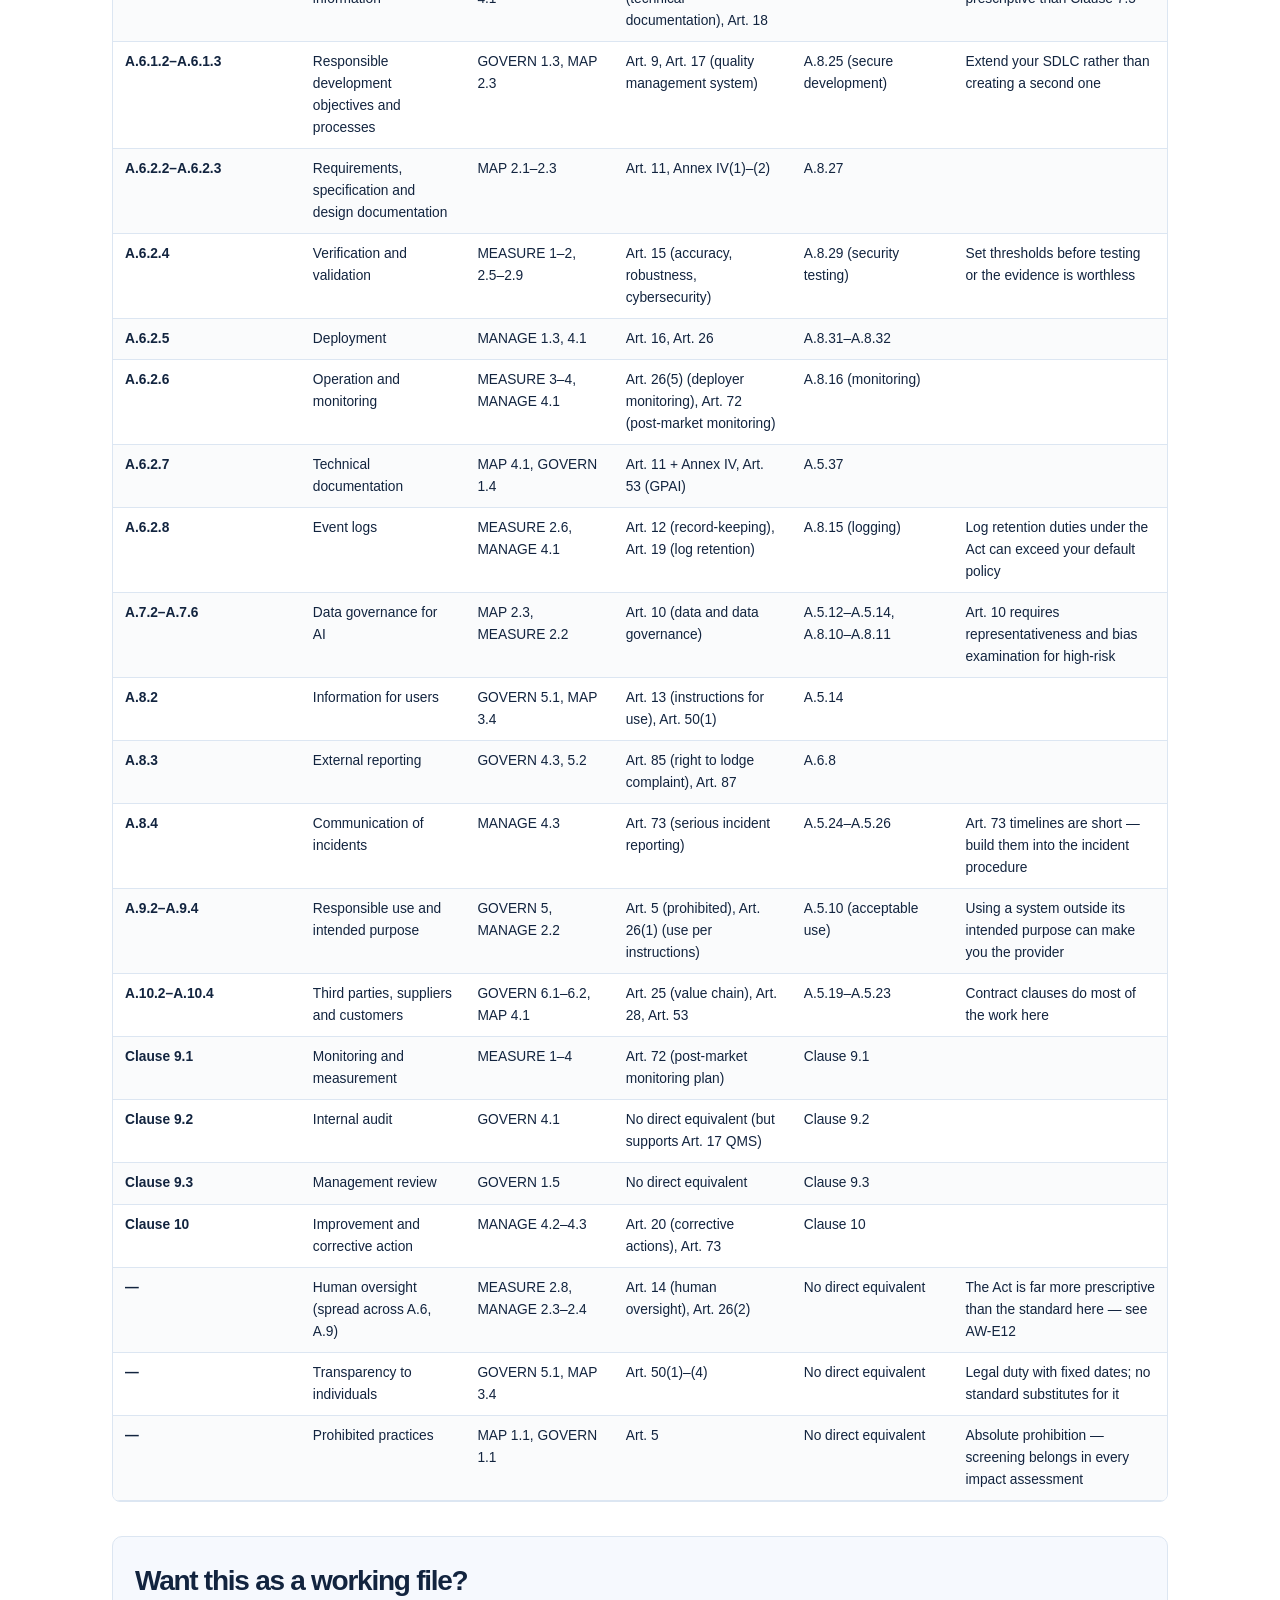
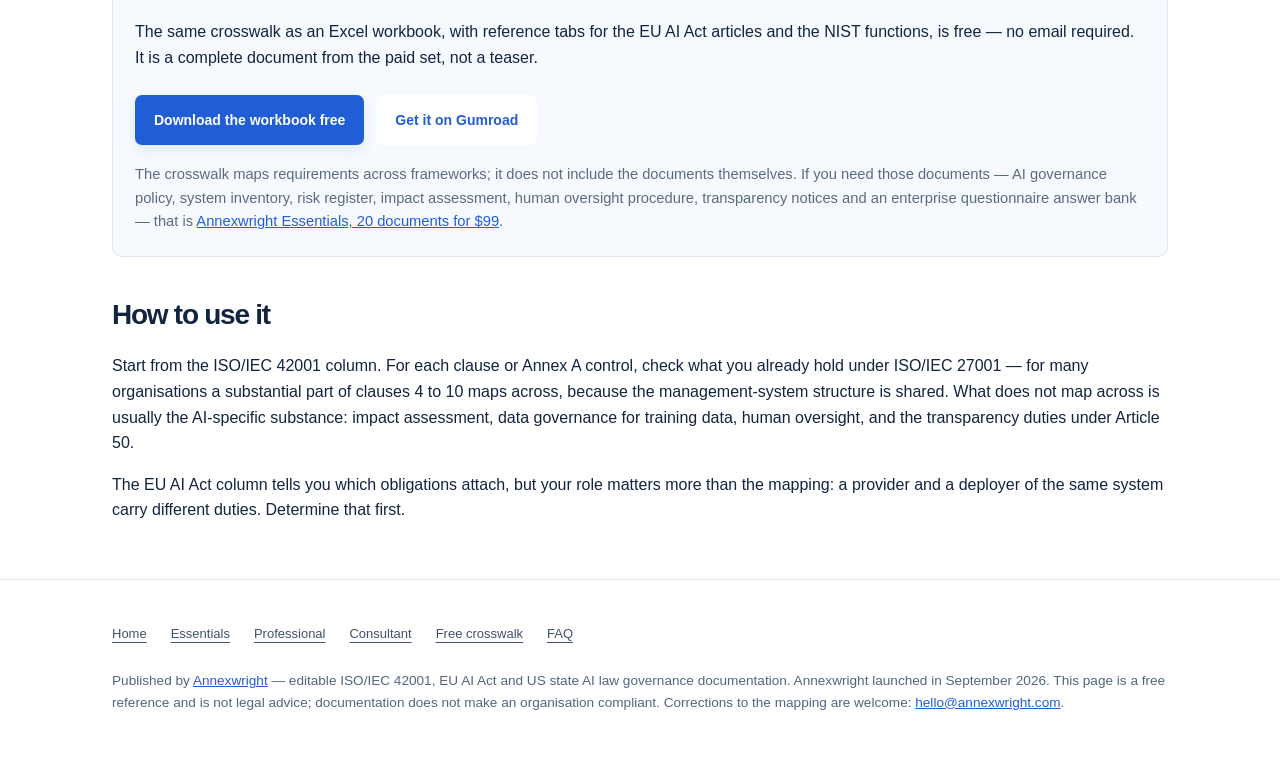
<file: iso-42001-crosswalk/index.html>
<!doctype html>
<html lang="en" data-theme="light"><head>
<meta charset="utf-8">
<meta name="viewport" content="width=device-width,initial-scale=1">
<title>ISO 42001 to NIST AI RMF, EU AI Act &amp; ISO 27001 Crosswalk (2026)</title>
<meta name="description" content="Free control-by-control crosswalk mapping ISO/IEC 42001:2023 clauses and Annex A controls to NIST AI RMF 1.0, the EU AI Act as amended by the Digital Omnibus, and ISO/IEC 27001:2022. Updated September 2026.">
<link rel="canonical" href="https://annexwright.com/iso-42001-crosswalk/">
<meta name="robots" content="index,follow">
<style>
:root{--ink:#0E2138;--mut:#5b6b80;--line:#d7dee7;--bg:#fff;--accent:#1f6f78}
*{box-sizing:border-box}
body{margin:0;background:var(--bg);color:var(--ink);font:16px/1.6 -apple-system,BlinkMacSystemFont,"Segoe UI",Helvetica,Arial,sans-serif}
.wrap{max-width:1180px;margin:0 auto;padding:32px 20px 72px}
h1{font-size:2rem;line-height:1.2;margin:.2em 0 .3em}
h2{font-size:1.25rem;margin:2em 0 .5em}
.lede{font-size:1.05rem;color:var(--mut);max-width:70ch}
.eyebrow{font:600 .72rem/1 ui-monospace,Menlo,monospace;letter-spacing:.14em;text-transform:uppercase;color:var(--accent)}
.note{background:#f5f8fa;border:1px solid var(--line);border-radius:8px;padding:14px 16px;margin:20px 0;font-size:.92rem;color:var(--mut)}
.scroll{overflow-x:auto;border:1px solid var(--line);border-radius:8px;margin:18px 0}
table{border-collapse:collapse;width:100%;min-width:980px;font-size:.86rem}
th,td{text-align:left;vertical-align:top;padding:9px 12px;border-bottom:1px solid var(--line)}
th{background:#0E2138;color:#fff;font-weight:600;position:sticky;top:0;white-space:nowrap}
tr:nth-child(even) td{background:#fafbfc}
td:first-child{white-space:nowrap;font-weight:600}
a{color:var(--accent)}
.cta{border:1px solid var(--line);border-radius:10px;padding:22px;margin:34px 0;background:#f9fbfc}
.btn{display:inline-block;background:var(--ink);color:#fff;text-decoration:none;padding:11px 18px;border-radius:7px;font-weight:600;margin-top:8px}
footer{margin-top:48px;padding-top:20px;border-top:1px solid var(--line);color:var(--mut);font-size:.85rem}
</style><meta property="og:title" content="ISO/IEC 42001 x NIST AI RMF x EU AI Act x ISO 27001 — the four-way crosswalk"><meta property="og:description" content="A complete clause-by-clause crosswalk workbook, free, no signup."><meta property="og:type" content="article"><meta property="og:url" content="https://annexwright.com/iso-42001-crosswalk/"><meta property="og:image" content="https://annexwright.com/assets/social/crosswalk.png?v=precision-blueprint-20261022"><meta name="twitter:card" content="summary_large_image"><meta name="twitter:image" content="https://annexwright.com/assets/social/crosswalk.png?v=precision-blueprint-20261022"><link rel="icon" href="/favicon.svg?v=precision-blueprint-20261022" type="image/svg+xml"><link rel="apple-touch-icon" href="/apple-touch-icon.png?v=precision-blueprint-20261022"><script type="application/ld+json">{"@context":"https://schema.org","@graph":[{"@type":"Organization","@id":"https://annexwright.com/#org","name":"Annexwright","url":"https://annexwright.com/","logo":"https://annexwright.com/apple-touch-icon.png","email":"hello@annexwright.com","description":"Independent product studio publishing editable ISO/IEC 42001 and EU AI Act governance documentation systems."},{"@type":"Article","headline":"ISO/IEC 42001 x NIST AI RMF x EU AI Act x ISO/IEC 27001 \u2014 four-way crosswalk","description":"A complete clause-by-clause crosswalk between ISO/IEC 42001, NIST AI RMF, the EU AI Act and ISO/IEC 27001.","mainEntityOfPage":"https://annexwright.com/iso-42001-crosswalk/","image":"https://annexwright.com/assets/social/crosswalk.png?v=precision-blueprint-20261022","author":{"@type":"Person","name":"Yosef Dabbit","url":"https://annexwright.com/#about-honest"},"publisher":{"@id":"https://annexwright.com/#org"},"datePublished":"2026-09-14","dateModified":"2026-09-23","inLanguage":"en"},{"@type":"BreadcrumbList","itemListElement":[{"@type":"ListItem","position":1,"name":"Annexwright","item":"https://annexwright.com/"},{"@type":"ListItem","position":2,"name":"Four-way crosswalk","item":"https://annexwright.com/iso-42001-crosswalk/"}]}]}</script><link rel="stylesheet" href="/assets/blueprint.css">
<meta name="theme-color" content="#215ed5">
</head>
<body class="resource-page">
<a class="skip-link" href="#main-content">Skip to content</a><header class="masthead"><div class="wrap"><a class="brand" href="/">Annexwright</a><nav aria-label="Main navigation"><a href="/essentials/">Essentials</a><a href="/professional/">Professional</a><a href="/consultant/">Consultant</a><a href="/ai-security-questionnaire/">Questionnaire</a><a href="/#pricing">Pricing</a></nav></div></header>
<main id="main-content" tabindex="-1"><div class="wrap"><p class="crumbs"><a class="ilink" href="/">Annexwright</a> / Free crosswalk</p>
<p class="eyebrow">Free reference · Annexwright</p>
<h1>ISO/IEC 42001 × NIST AI RMF × EU AI Act × ISO/IEC 27001 crosswalk</h1>
<p class="lede">A control-by-control mapping of ISO/IEC 42001:2023 clauses and Annex A controls against NIST AI RMF 1.0, the EU AI Act, and ISO/IEC 27001:2022 — so you can see how much of an existing information security programme already carries over, and where it genuinely does not.</p>

<div class="note"><strong>Indicative mapping — verify against the source texts.</strong> Satisfying a NIST subcategory does not automatically satisfy an ISO control, and the EU AI Act imposes legal duties that no standard fully discharges. Where a row says there is no direct equivalent, that is a real gap you must close separately. This is not legal advice.</div>

<p>Built September 2026, after the Digital Omnibus (Regulation (EU) 2026/1744) came into force on 27 July 2026 and moved the dates: Article 50 transparency applicable from 2 August 2026, machine-readable marking grace to 2 December 2026, Annex III high-risk deferred to 2 December 2027, Annex I to 2 August 2028. Material written before August 2026 states superseded deadlines.</p>

<h2>The mapping</h2>
<div class="scroll" role="region" aria-label="Reference table, scroll horizontally" tabindex="0"><table><thead><tr><th scope="col">ISO/IEC 42001</th><th scope="col">Title</th><th scope="col">NIST AI RMF 1.0</th><th scope="col">EU AI Act</th><th scope="col">ISO/IEC 27001:2022</th><th scope="col">Notes</th></tr></thead><tbody>
<tr><td>Clause 4</td><td>Context of the organization</td><td>GOVERN 1.1–1.2, MAP 1.1</td><td>Art. 2 (scope), Art. 3 (definitions)</td><td>Clause 4</td><td>Determining your role (provider/deployer) is the highest-value step</td></tr>
<tr><td>Clause 5.2</td><td>AI policy</td><td>GOVERN 1.1, 1.2</td><td>Art. 4 (literacy culture), Art. 26 (deployer duties)</td><td>Clause 5.2 / A.5.1</td><td>One policy set can cover both AI and information security if cross-referenced</td></tr>
<tr><td>Clause 5.3 / A.3.2</td><td>Roles and responsibilities</td><td>GOVERN 2.1–2.3</td><td>Art. 26(2) (human oversight assignment)</td><td>Clause 5.3 / A.5.2</td><td>Name individuals, not departments</td></tr>
<tr><td>A.3.3</td><td>Reporting of concerns</td><td>GOVERN 4.3</td><td>Art. 87 (reporting of infringements)</td><td>A.6.8</td><td>Reuse an existing whistleblowing channel</td></tr>
<tr><td>Clause 6.1.2 / 8.2</td><td>AI risk assessment</td><td>MAP 1–5, MEASURE 2</td><td>Art. 9 (risk management for high-risk)</td><td>Clause 6.1.2 / 8.2</td><td>Article 9 is a lifecycle risk management system, broader than a register</td></tr>
<tr><td>Clause 6.1.3</td><td>Risk treatment and SoA</td><td>MANAGE 1–2</td><td>Art. 9(5) (residual risk acceptability)</td><td>Clause 6.1.3 / A.5.x</td><td>SoA format is directly transferable from ISO 27001 practice</td></tr>
<tr><td>Clause 6.1.4 / A.5.2–A.5.5</td><td>AI system impact assessment</td><td>MAP 5.1–5.2, MEASURE 2.11</td><td>Art. 27 (FRIA), Art. 9</td><td>A.5.34 (privacy) — partial</td><td>A DPIA is not an AI impact assessment; run both where personal data is processed</td></tr>
<tr><td>Clause 7.2 / A.4.6</td><td>Competence</td><td>GOVERN 3.2, 4.1</td><td>Art. 4 (AI literacy), Art. 26(2)</td><td>Clause 7.2 / A.6.3</td><td>Article 4 duty applies now and is frequently overlooked</td></tr>
<tr><td>Clause 7.4 / A.8.x</td><td>Communication and information</td><td>GOVERN 4.2, MAP 3.4</td><td>Art. 50 (transparency), Art. 13 (instructions for use)</td><td>A.5.14</td><td>Art. 50 is in force since 2 Aug 2026 — see AW-E11</td></tr>
<tr><td>Clause 7.5</td><td>Documented information</td><td>GOVERN 1.4, MAP 4.1</td><td>Art. 11 + Annex IV (technical documentation), Art. 18</td><td>Clause 7.5 / A.5.37</td><td>Annex IV is far more prescriptive than Clause 7.5</td></tr>
<tr><td>A.6.1.2–A.6.1.3</td><td>Responsible development objectives and processes</td><td>GOVERN 1.3, MAP 2.3</td><td>Art. 9, Art. 17 (quality management system)</td><td>A.8.25 (secure development)</td><td>Extend your SDLC rather than creating a second one</td></tr>
<tr><td>A.6.2.2–A.6.2.3</td><td>Requirements, specification and design documentation</td><td>MAP 2.1–2.3</td><td>Art. 11, Annex IV(1)–(2)</td><td>A.8.27</td><td></td></tr>
<tr><td>A.6.2.4</td><td>Verification and validation</td><td>MEASURE 1–2, 2.5–2.9</td><td>Art. 15 (accuracy, robustness, cybersecurity)</td><td>A.8.29 (security testing)</td><td>Set thresholds before testing or the evidence is worthless</td></tr>
<tr><td>A.6.2.5</td><td>Deployment</td><td>MANAGE 1.3, 4.1</td><td>Art. 16, Art. 26</td><td>A.8.31–A.8.32</td><td></td></tr>
<tr><td>A.6.2.6</td><td>Operation and monitoring</td><td>MEASURE 3–4, MANAGE 4.1</td><td>Art. 26(5) (deployer monitoring), Art. 72 (post-market monitoring)</td><td>A.8.16 (monitoring)</td><td></td></tr>
<tr><td>A.6.2.7</td><td>Technical documentation</td><td>MAP 4.1, GOVERN 1.4</td><td>Art. 11 + Annex IV, Art. 53 (GPAI)</td><td>A.5.37</td><td></td></tr>
<tr><td>A.6.2.8</td><td>Event logs</td><td>MEASURE 2.6, MANAGE 4.1</td><td>Art. 12 (record-keeping), Art. 19 (log retention)</td><td>A.8.15 (logging)</td><td>Log retention duties under the Act can exceed your default policy</td></tr>
<tr><td>A.7.2–A.7.6</td><td>Data governance for AI</td><td>MAP 2.3, MEASURE 2.2</td><td>Art. 10 (data and data governance)</td><td>A.5.12–A.5.14, A.8.10–A.8.11</td><td>Art. 10 requires representativeness and bias examination for high-risk</td></tr>
<tr><td>A.8.2</td><td>Information for users</td><td>GOVERN 5.1, MAP 3.4</td><td>Art. 13 (instructions for use), Art. 50(1)</td><td>A.5.14</td><td></td></tr>
<tr><td>A.8.3</td><td>External reporting</td><td>GOVERN 4.3, 5.2</td><td>Art. 85 (right to lodge complaint), Art. 87</td><td>A.6.8</td><td></td></tr>
<tr><td>A.8.4</td><td>Communication of incidents</td><td>MANAGE 4.3</td><td>Art. 73 (serious incident reporting)</td><td>A.5.24–A.5.26</td><td>Art. 73 timelines are short — build them into the incident procedure</td></tr>
<tr><td>A.9.2–A.9.4</td><td>Responsible use and intended purpose</td><td>GOVERN 5, MANAGE 2.2</td><td>Art. 5 (prohibited), Art. 26(1) (use per instructions)</td><td>A.5.10 (acceptable use)</td><td>Using a system outside its intended purpose can make you the provider</td></tr>
<tr><td>A.10.2–A.10.4</td><td>Third parties, suppliers and customers</td><td>GOVERN 6.1–6.2, MAP 4.1</td><td>Art. 25 (value chain), Art. 28, Art. 53</td><td>A.5.19–A.5.23</td><td>Contract clauses do most of the work here</td></tr>
<tr><td>Clause 9.1</td><td>Monitoring and measurement</td><td>MEASURE 1–4</td><td>Art. 72 (post-market monitoring plan)</td><td>Clause 9.1</td><td></td></tr>
<tr><td>Clause 9.2</td><td>Internal audit</td><td>GOVERN 4.1</td><td>No direct equivalent (but supports Art. 17 QMS)</td><td>Clause 9.2</td><td></td></tr>
<tr><td>Clause 9.3</td><td>Management review</td><td>GOVERN 1.5</td><td>No direct equivalent</td><td>Clause 9.3</td><td></td></tr>
<tr><td>Clause 10</td><td>Improvement and corrective action</td><td>MANAGE 4.2–4.3</td><td>Art. 20 (corrective actions), Art. 73</td><td>Clause 10</td><td></td></tr>
<tr><td>—</td><td>Human oversight (spread across A.6, A.9)</td><td>MEASURE 2.8, MANAGE 2.3–2.4</td><td>Art. 14 (human oversight), Art. 26(2)</td><td>No direct equivalent</td><td>The Act is far more prescriptive than the standard here — see AW-E12</td></tr>
<tr><td>—</td><td>Transparency to individuals</td><td>GOVERN 5.1, MAP 3.4</td><td>Art. 50(1)–(4)</td><td>No direct equivalent</td><td>Legal duty with fixed dates; no standard substitutes for it</td></tr>
<tr><td>—</td><td>Prohibited practices</td><td>MAP 1.1, GOVERN 1.1</td><td>Art. 5</td><td>No direct equivalent</td><td>Absolute prohibition — screening belongs in every impact assessment</td></tr>
</tbody></table></div>

<div class="cta">
<h2 style="margin-top:0">Want this as a working file?</h2>
<p>The same crosswalk as an Excel workbook, with reference tabs for the EU AI Act articles and the NIST functions, is free — no email required. It is a complete document from the paid set, not a teaser.</p>
<div class="cta-row"><a class="btn btn-primary" href="/iso-42001-crosswalk/Four-Way-Framework-Crosswalk.xlsx" download>Download the workbook free</a><a class="btn btn-ghost" href="https://annexwright.gumroad.com/l/ukdze">Get it on Gumroad</a></div>
<p style="margin-bottom:0;margin-top:18px;font-size:.92rem;color:#5b6b80">The crosswalk maps requirements across frameworks; it does not include the documents themselves. If you need those documents — AI governance policy, system inventory, risk register, impact assessment, human oversight procedure, transparency notices and an enterprise questionnaire answer bank — that is <a href="https://annexwright.gumroad.com/l/essentials">Annexwright Essentials, 20 documents for $99</a>.</p>
</div>

<h2>How to use it</h2>
<p>Start from the ISO/IEC 42001 column. For each clause or Annex A control, check what you already hold under ISO/IEC 27001 — for many organisations a substantial part of clauses 4 to 10 maps across, because the management-system structure is shared. What does not map across is usually the AI-specific substance: impact assessment, data governance for training data, human oversight, and the transparency duties under Article 50.</p>
<p>The EU AI Act column tells you which obligations attach, but your role matters more than the mapping: a provider and a deployer of the same system carry different duties. Determine that first.</p>

</div></main>
<footer><div class="wrap"><nav class="footer-links" aria-label="Footer navigation"><a href="/">Home</a><a href="/essentials/">Essentials</a><a href="/professional/">Professional</a><a href="/consultant/">Consultant</a><a href="/iso-42001-crosswalk/">Free crosswalk</a><a href="/#faq">FAQ</a></nav>
<p>Published by <a href="https://annexwright.com/">Annexwright</a> — editable ISO/IEC 42001, EU AI Act and US state AI law governance documentation. Annexwright launched in September 2026. This page is a free reference and is not legal advice; documentation does not make an organisation compliant. Corrections to the mapping are welcome: <a href="mailto:hello@annexwright.com">hello@annexwright.com</a>.</p>
</footer>
</div></body></html>
</file>
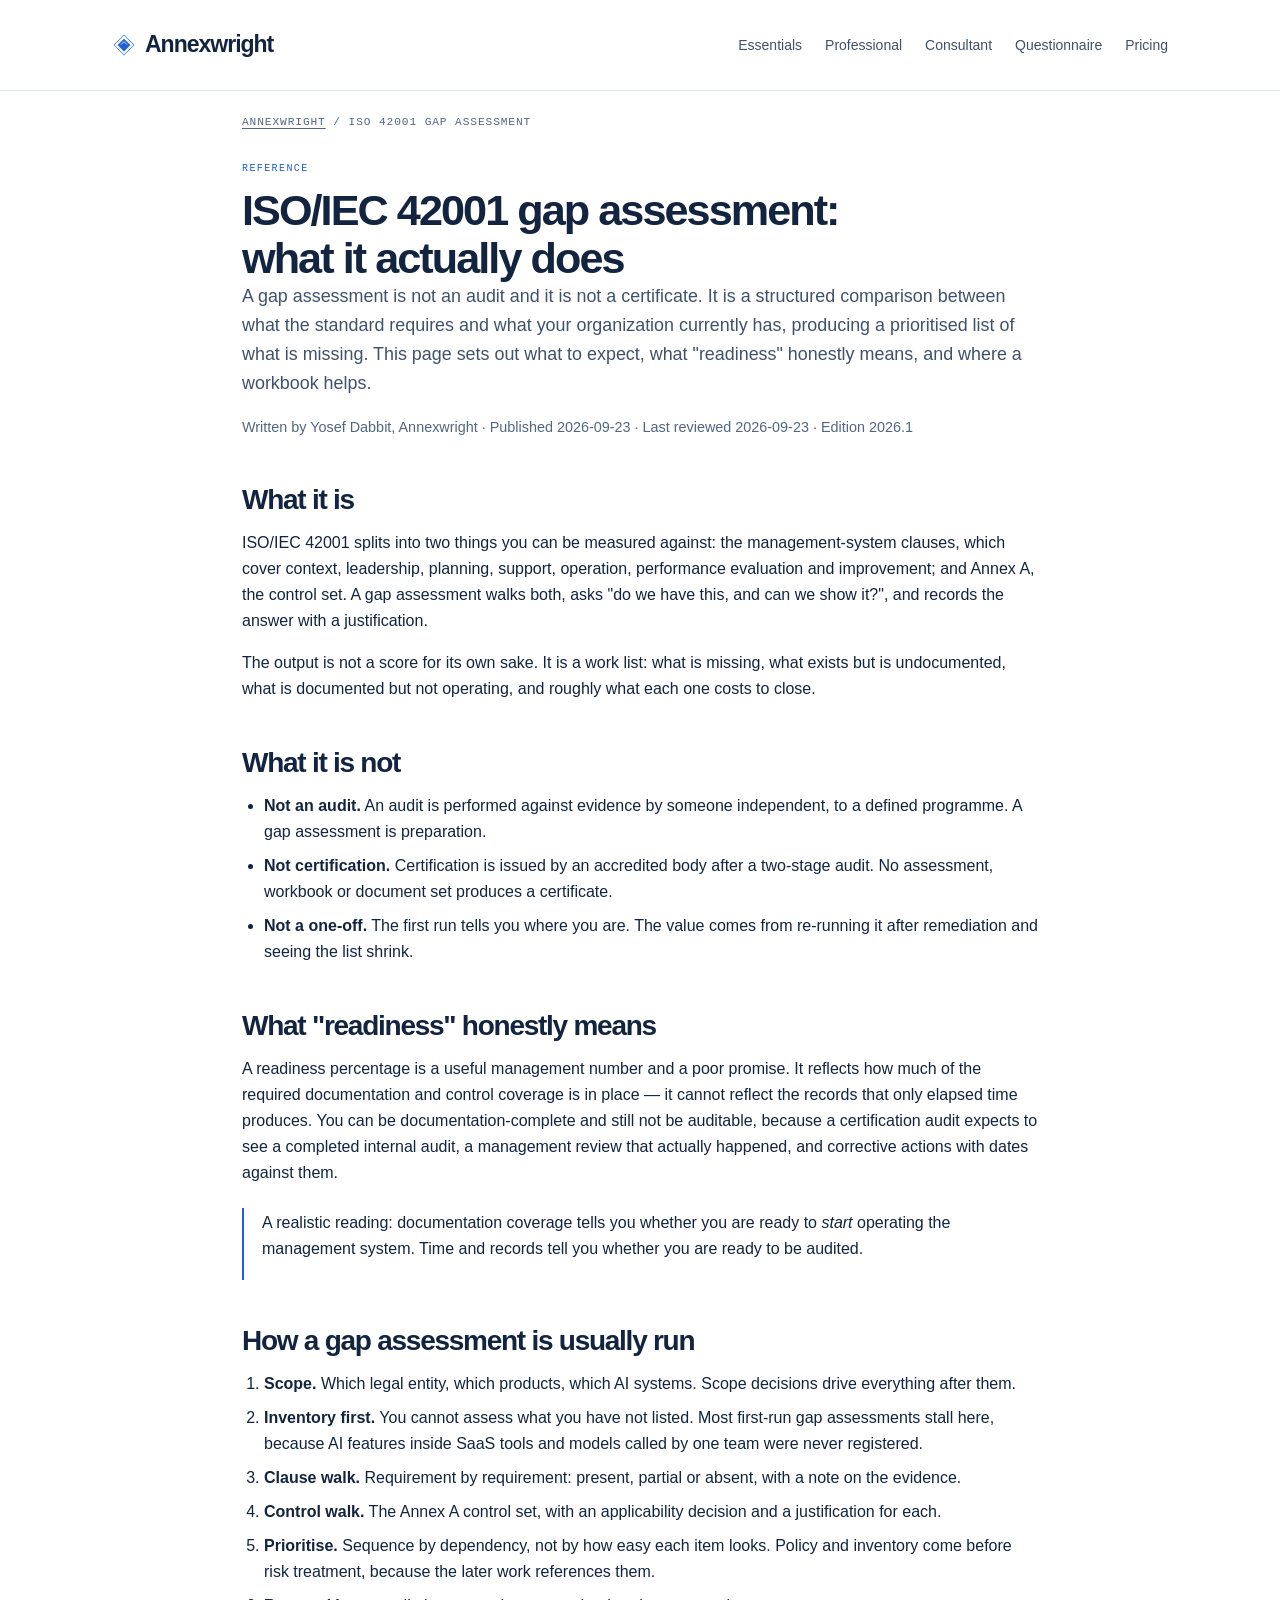
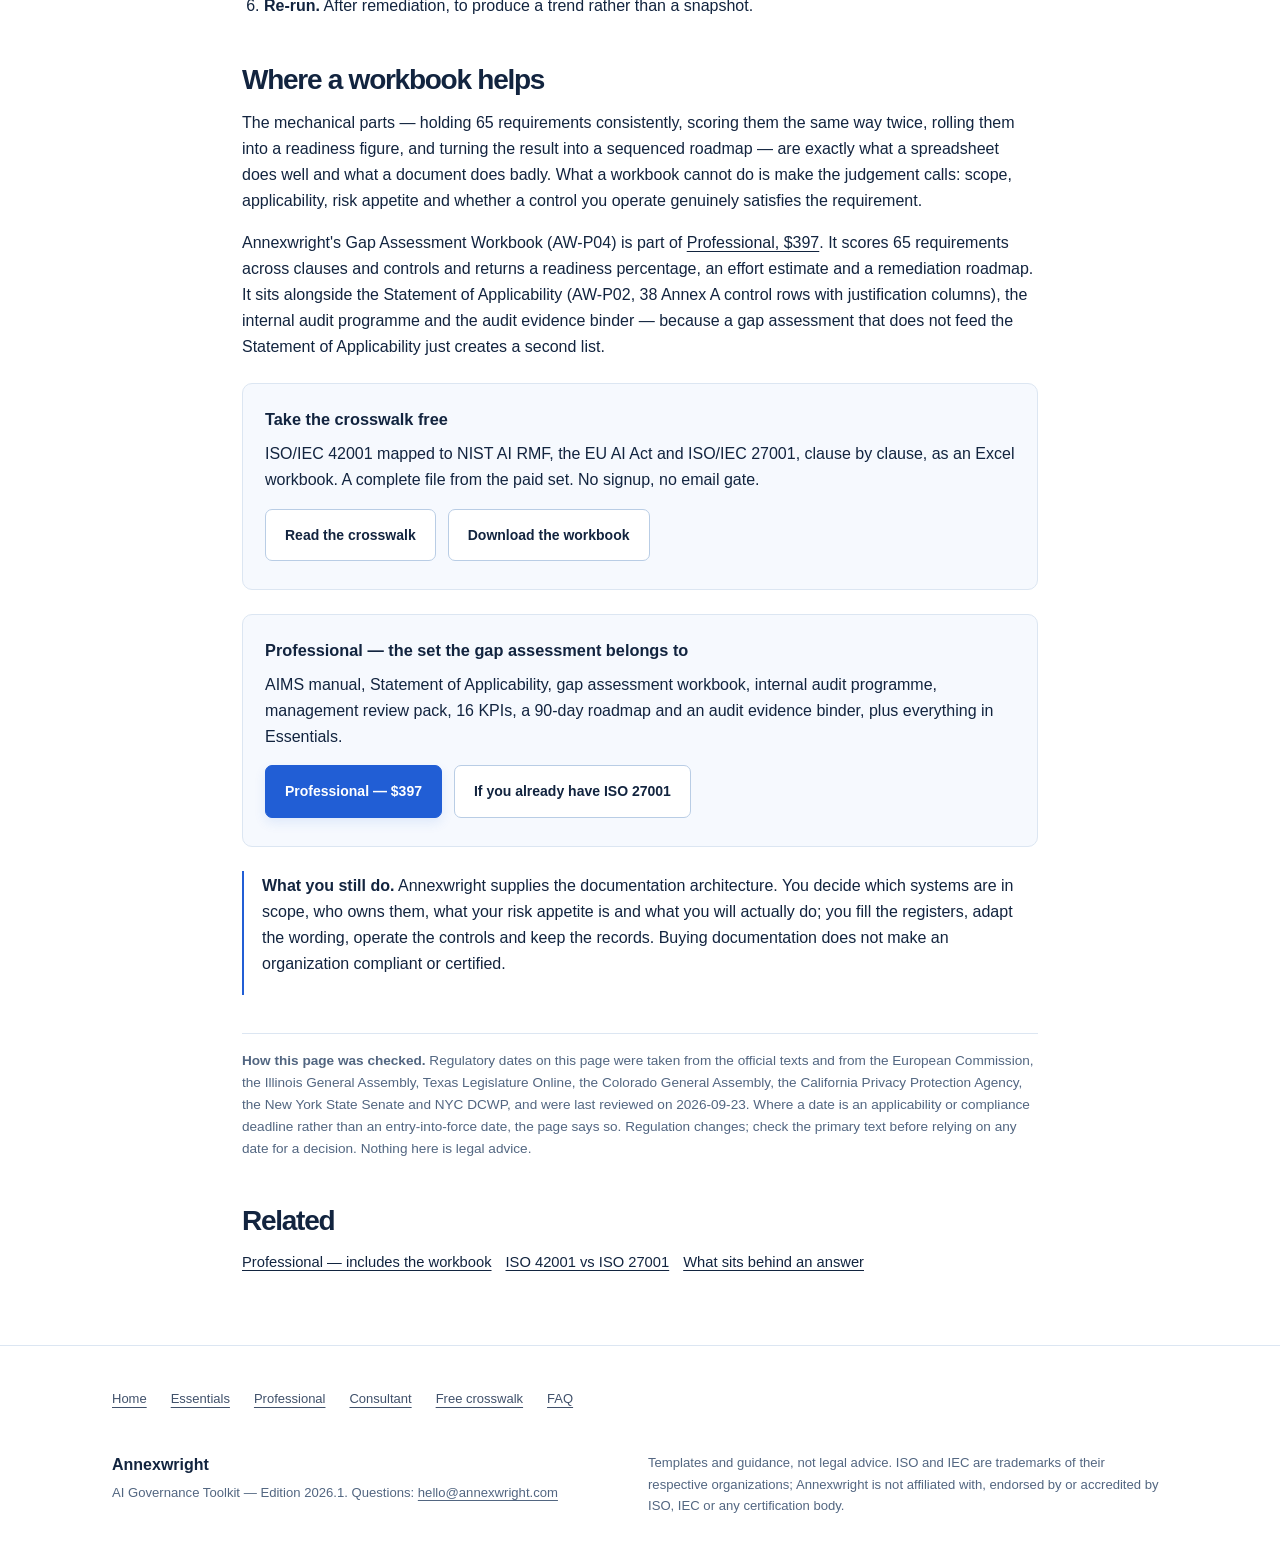
<file: iso-42001-gap-assessment/index.html>
<!doctype html>
<html lang="en" data-theme="light">
<head>
<meta charset="utf-8">
<meta name="viewport" content="width=device-width, initial-scale=1">
<title>ISO/IEC 42001 gap assessment: what it does, what it doesn't, and what readiness means</title>
<link rel="canonical" href="https://annexwright.com/iso-42001-gap-assessment/">
<meta name="robots" content="index,follow">
<meta name="description" content="What an ISO/IEC 42001 gap assessment actually produces, how it differs from an audit and from certification, what a readiness percentage can and cannot tell you, and where a scoring workbook helps.">
<meta property="og:title" content="ISO/IEC 42001 gap assessment: what it does, what it doesn't, and what readiness means">
<meta property="og:description" content="What an ISO/IEC 42001 gap assessment actually produces, how it differs from an audit and from certification, what a readiness percentage can and cannot tell you, and where a scoring workbook helps.">
<meta property="og:type" content="article">
<meta property="og:url" content="https://annexwright.com/iso-42001-gap-assessment/">
<meta property="og:image" content="https://annexwright.com/og-image.png?v=precision-blueprint-20261022">
<meta property="og:image:width" content="1200">
<meta property="og:image:height" content="630">
<meta property="og:image:alt" content="Annexwright — the editable policies, registers, assessments and documentation structure behind your AI governance answers.">
<meta property="og:site_name" content="Annexwright">
<meta name="twitter:card" content="summary_large_image">
<meta name="twitter:title" content="ISO/IEC 42001 gap assessment: what it does, what it doesn't, and what readiness means">
<meta name="twitter:description" content="What an ISO/IEC 42001 gap assessment actually produces, how it differs from an audit and from certification, what a readiness percentage can and cannot tell you, and where a scoring workbook helps.">
<meta name="twitter:image" content="https://annexwright.com/og-image.png?v=precision-blueprint-20261022">
<link rel="icon" href="/favicon.svg?v=precision-blueprint-20261022" type="image/svg+xml"><link rel="apple-touch-icon" href="/apple-touch-icon.png?v=precision-blueprint-20261022">

<style>
:root{--paper:#F3F5F8;--surface:#FFFFFF;--surface-2:#EAEEF3;--ink:#111820;--ink-2:#37444F;--muted:#63727F;
--line:#D6DDE5;--line-strong:#B8C4CF;--navy:#16324F;--navy-2:#0E2138;--crimson:#A4122F;--teal:#25707C;
--serif:"Spectral",Georgia,"Times New Roman",serif;--sans:"Public Sans",-apple-system,BlinkMacSystemFont,"Segoe UI",Helvetica,Arial,sans-serif;
--mono:"IBM Plex Mono",ui-monospace,"SF Mono",Menlo,Consolas,monospace;--wrap:860px}
@media (prefers-color-scheme:dark){:root:not([data-theme="light"]){--paper:#0D1319;--surface:#151D25;--surface-2:#1D2831;--ink:#EDF1F5;--ink-2:#C3CDD6;
--muted:#8A99A6;--line:#27333D;--line-strong:#3A4854;--navy:#9FC0DE;--navy-2:#0A1119;--crimson:#F0798E;--teal:#63BECB}}
*{box-sizing:border-box}html,body{margin:0;padding:0}
body{background:var(--paper);color:var(--ink);font-family:var(--sans);font-size:17px;line-height:1.62;-webkit-font-smoothing:antialiased;overflow-x:hidden}
.wrap{max-width:var(--wrap);margin:0 auto;padding:0 24px}
a{color:inherit}.ilink{color:inherit;text-decoration:underline;text-underline-offset:3px;text-decoration-thickness:1px}
h1,h2,h3{margin:0;text-wrap:balance}
h1{font-family:var(--serif);font-weight:700;font-size:clamp(1.9rem,4.2vw,2.7rem);line-height:1.1;letter-spacing:-.015em}
h2{font-family:var(--serif);font-weight:600;font-size:clamp(1.35rem,2.4vw,1.75rem);line-height:1.2;margin:44px 0 14px}
h3{font-family:var(--sans);font-weight:700;font-size:1.02rem;margin:26px 0 8px}
p{margin:0 0 16px}ul,ol{margin:0 0 16px;padding-left:22px}li{margin:0 0 8px}
.eyebrow{font-family:var(--mono);font-size:.7rem;letter-spacing:.16em;text-transform:uppercase;color:var(--muted);font-weight:500;margin:0 0 10px}
.lede{font-size:1.12rem;color:var(--ink-2);margin:0 0 18px}
.small{font-size:.9rem;color:var(--muted);line-height:1.55}
.masthead{background:var(--navy-2);color:#EDF1F5;padding:16px 0}
.masthead .wrap{display:flex;align-items:center;justify-content:space-between;gap:16px;flex-wrap:wrap;max-width:1120px}
.brand{font-family:var(--serif);font-size:1.2rem;font-weight:700;text-decoration:none}
.masthead nav{display:flex;gap:22px;font-size:.9rem;color:#C6D4E2;flex-wrap:wrap}
.masthead nav a{text-decoration:none}.masthead nav a:hover{color:#fff;text-decoration:underline;text-underline-offset:3px}
.crumbs{font-family:var(--mono);font-size:.7rem;letter-spacing:.08em;text-transform:uppercase;color:var(--muted);padding:22px 0 0}
main{padding:14px 0 40px}
.btn{display:inline-flex;align-items:center;gap:8px;font-weight:600;font-size:.97rem;padding:13px 22px;border-radius:3px;
text-decoration:none;border:1px solid transparent;transition:transform .12s ease}
.btn-primary{background:var(--navy);color:var(--surface);border-color:var(--navy)}
@media (prefers-color-scheme:dark){:root:not([data-theme="light"]) .btn-primary{color:var(--navy-2)}}
.btn-primary:hover{transform:translateY(-1px)}
.btn-ghost{background:transparent;color:var(--ink);border-color:var(--line-strong)}
.cta-row{display:flex;gap:12px;flex-wrap:wrap;align-items:center;margin:8px 0 6px}
.box{border:1px solid var(--line);border-radius:4px;background:var(--surface);padding:22px;margin:24px 0}
.box h3{margin-top:0}
.rule{border-left:2px solid var(--crimson);padding:2px 0 2px 18px;margin:22px 0}
.sample{border:1px solid var(--line);border-radius:4px;overflow:hidden;background:var(--surface);margin:22px 0}
.sample-head{padding:10px 16px;background:var(--surface-2);border-bottom:1px solid var(--line);font-family:var(--mono);
font-size:.66rem;letter-spacing:.11em;text-transform:uppercase;color:var(--ink-2);font-weight:600}
.srow{display:grid;grid-template-columns:150px 1fr;gap:16px;padding:13px 16px;border-top:1px solid var(--line);align-items:baseline}
.srow:first-of-type{border-top:none}
@media (max-width:640px){.srow{grid-template-columns:1fr;gap:3px}}
.srow .lbl{font-family:var(--mono);font-size:.65rem;letter-spacing:.11em;text-transform:uppercase;color:var(--muted);font-weight:600}
.srow .val{font-size:.94rem;color:var(--ink);line-height:1.55}
.srow .val.ev{font-family:var(--mono);font-size:.85rem;color:var(--teal)}
.grid2{display:grid;grid-template-columns:1fr 1fr;gap:24px;margin:18px 0}
@media (max-width:720px){.grid2{grid-template-columns:1fr;gap:16px}}
.gitem{border-top:2px solid var(--line-strong);padding-top:13px}
.gitem b{display:block;font-size:.96rem;margin-bottom:4px}
.gitem span{font-size:.9rem;color:var(--ink-2);line-height:1.5}
details{border-top:1px solid var(--line);border-bottom:1px solid var(--line)}
details+details{border-top:none}
details>summary{list-style:none;cursor:pointer;padding:16px 0;display:flex;justify-content:space-between;gap:18px;font-weight:600;font-size:.98rem}
details>summary::-webkit-details-marker{display:none}
details>summary::after{content:"+";font-family:var(--mono);color:var(--muted)}
details[open]>summary::after{content:"\2212"}
details .body{padding:0 0 18px;font-size:.94rem;color:var(--ink-2);max-width:700px}
.pricebar{display:flex;gap:26px;flex-wrap:wrap;align-items:baseline;font-family:var(--mono);margin:6px 0 16px}
.pricebar b{font-size:1.5rem;color:var(--ink)}
.pricebar span{font-size:.8rem;color:var(--muted)}
.method{font-size:.85rem;color:var(--muted);border-top:1px solid var(--line);padding-top:16px;margin-top:38px}
.method a{color:inherit}
footer{border-top:1px solid var(--line);padding:30px 0 50px;font-size:.82rem;color:var(--muted);margin-top:30px}
footer .wrap{display:flex;justify-content:space-between;gap:18px;flex-wrap:wrap;max-width:1120px}
footer .fb{font-family:var(--serif);font-size:1rem;font-weight:700;color:var(--ink);display:block;margin-bottom:4px}
.related{display:flex;gap:14px;flex-wrap:wrap;margin:10px 0 0;font-size:.92rem}
</style>
<script type="application/ld+json">{"@context":"https://schema.org","@graph":[{"@type":"Organization","@id":"https://annexwright.com/#org","name":"Annexwright","url":"https://annexwright.com/","logo":"https://annexwright.com/apple-touch-icon.png","email":"hello@annexwright.com","description":"Independent product studio publishing editable ISO/IEC 42001 and EU AI Act governance documentation systems."},{"@type":"Article","headline":"ISO/IEC 42001 gap assessment: what it actually does","description":"What an ISO/IEC 42001 gap assessment produces, how it differs from an audit, and what readiness honestly means.","mainEntityOfPage":"https://annexwright.com/iso-42001-gap-assessment/","image":"https://annexwright.com/og-image.png?v=precision-blueprint-20261022","author":{"@type":"Person","name":"Yosef Dabbit","url":"https://annexwright.com/#about-honest"},"publisher":{"@id":"https://annexwright.com/#org"},"datePublished":"2026-09-23","dateModified":"2026-09-23","inLanguage":"en"},{"@type":"BreadcrumbList","itemListElement":[{"@type":"ListItem","position":1,"name":"Annexwright","item":"https://annexwright.com/"},{"@type":"ListItem","position":2,"name":"ISO/IEC 42001 gap assessment: what it actually does","item":"https://annexwright.com/iso-42001-gap-assessment/"}]}]}</script>
<link rel="stylesheet" href="/assets/blueprint.css">
<meta name="theme-color" content="#215ed5">
</head>
<body>
<a class="skip-link" href="#main-content">Skip to content</a>
<header class="masthead"><div class="wrap"><a class="brand" href="/">Annexwright</a><nav aria-label="Main navigation"><a href="/essentials/">Essentials</a><a href="/professional/">Professional</a><a href="/consultant/">Consultant</a><a href="/ai-security-questionnaire/">Questionnaire</a><a href="/#pricing">Pricing</a></nav></div></header>

<div class="wrap"><p class="crumbs"><a class="ilink" href="/">Annexwright</a> / ISO 42001 gap assessment</p></div>
<main id="main-content" tabindex="-1"><div class="wrap">

<p class="eyebrow">Reference</p>
<h1>ISO/IEC 42001 gap assessment: what it actually does</h1>
<p class="lede">A gap assessment is not an audit and it is not a certificate. It is a structured comparison between what the
standard requires and what your organization currently has, producing a prioritised list of what is missing. This page sets
out what to expect, what "readiness" honestly means, and where a workbook helps.</p>
<p class="small">Written by Yosef Dabbit, Annexwright · Published 2026-09-23 · Last reviewed 2026-09-23 · Edition 2026.1</p>

<h2>What it is</h2>
<p>ISO/IEC 42001 splits into two things you can be measured against: the management-system clauses, which cover context,
leadership, planning, support, operation, performance evaluation and improvement; and Annex A, the control set. A gap
assessment walks both, asks "do we have this, and can we show it?", and records the answer with a justification.</p>
<p>The output is not a score for its own sake. It is a work list: what is missing, what exists but is undocumented, what is
documented but not operating, and roughly what each one costs to close.</p>

<h2>What it is not</h2>
<ul>
<li><strong>Not an audit.</strong> An audit is performed against evidence by someone independent, to a defined programme. A gap
assessment is preparation.</li>
<li><strong>Not certification.</strong> Certification is issued by an accredited body after a two-stage audit. No assessment,
workbook or document set produces a certificate.</li>
<li><strong>Not a one-off.</strong> The first run tells you where you are. The value comes from re-running it after
remediation and seeing the list shrink.</li>
</ul>

<h2>What "readiness" honestly means</h2>
<p>A readiness percentage is a useful management number and a poor promise. It reflects how much of the required
documentation and control coverage is in place — it cannot reflect the records that only elapsed time produces. You can be
documentation-complete and still not be auditable, because a certification audit expects to see a completed internal audit,
a management review that actually happened, and corrective actions with dates against them.</p>
<div class="rule"><p>A realistic reading: documentation coverage tells you whether you are ready to <em>start</em> operating the
management system. Time and records tell you whether you are ready to be audited.</p></div>

<h2>How a gap assessment is usually run</h2>
<ol>
<li><strong>Scope.</strong> Which legal entity, which products, which AI systems. Scope decisions drive everything after them.</li>
<li><strong>Inventory first.</strong> You cannot assess what you have not listed. Most first-run gap assessments stall here,
because AI features inside SaaS tools and models called by one team were never registered.</li>
<li><strong>Clause walk.</strong> Requirement by requirement: present, partial or absent, with a note on the evidence.</li>
<li><strong>Control walk.</strong> The Annex A control set, with an applicability decision and a justification for each.</li>
<li><strong>Prioritise.</strong> Sequence by dependency, not by how easy each item looks. Policy and inventory come before
risk treatment, because the later work references them.</li>
<li><strong>Re-run.</strong> After remediation, to produce a trend rather than a snapshot.</li>
</ol>

<h2>Where a workbook helps</h2>
<p>The mechanical parts — holding 65 requirements consistently, scoring them the same way twice, rolling them into a readiness
figure, and turning the result into a sequenced roadmap — are exactly what a spreadsheet does well and what a document does
badly. What a workbook cannot do is make the judgement calls: scope, applicability, risk appetite and whether a control you
operate genuinely satisfies the requirement.</p>
<p>Annexwright's Gap Assessment Workbook (AW-P04) is part of <a class="ilink" href="/professional/">Professional, $397</a>.
It scores 65 requirements across clauses and controls and returns a readiness percentage, an effort estimate and a
remediation roadmap. It sits alongside the Statement of Applicability (AW-P02, 38 Annex A control rows with justification
columns), the internal audit programme and the audit evidence binder — because a gap assessment that does not feed the
Statement of Applicability just creates a second list.</p>

<div class="box"><h3>Take the crosswalk free</h3><p>ISO/IEC 42001 mapped to NIST AI RMF, the EU AI Act and ISO/IEC 27001, clause by clause, as an Excel workbook. A complete file from the paid set. No signup, no email gate.</p><div class="cta-row"><a class="btn btn-ghost" href="/iso-42001-crosswalk/">Read the crosswalk</a><a class="btn btn-ghost" href="https://annexwright.com/iso-42001-crosswalk/Four-Way-Framework-Crosswalk.xlsx">Download the workbook</a></div></div>
<div class="box"><h3>Professional — the set the gap assessment belongs to</h3>
<p>AIMS manual, Statement of Applicability, gap assessment workbook, internal audit programme, management review pack,
16 KPIs, a 90-day roadmap and an audit evidence binder, plus everything in Essentials.</p>
<div class="cta-row"><a class="btn btn-primary" href="/professional/">Professional — $397</a>
<a class="btn btn-ghost" href="/iso-42001-vs-iso-27001/">If you already have ISO 27001</a></div></div>
<div class="rule"><p><strong>What you still do.</strong> Annexwright supplies the documentation architecture. You decide which systems are in scope, who owns them, what your risk appetite is and what you will actually do; you fill the registers, adapt the wording, operate the controls and keep the records. Buying documentation does not make an organization compliant or certified.</p></div>
<p class="method"><strong>How this page was checked.</strong> Regulatory dates on this page were taken from the official texts and from the European Commission, the Illinois General Assembly, Texas Legislature Online, the Colorado General Assembly, the California Privacy Protection Agency, the New York State Senate and NYC DCWP, and were last reviewed on 2026-09-23. Where a date is an applicability or compliance deadline rather than an entry-into-force date, the page says so. Regulation changes; check the primary text before relying on any date for a decision. Nothing here is legal advice.</p>

<h2>Related</h2><div class="related"><a class="ilink" href="/professional/">Professional — includes the workbook</a> <a class="ilink" href="/iso-42001-vs-iso-27001/">ISO 42001 vs ISO 27001</a> <a class="ilink" href="/ai-governance-evidence/">What sits behind an answer</a></div>
</div></main>
<footer><div class="wrap"><nav class="footer-links" aria-label="Footer navigation"><a href="/">Home</a><a href="/essentials/">Essentials</a><a href="/professional/">Professional</a><a href="/consultant/">Consultant</a><a href="/iso-42001-crosswalk/">Free crosswalk</a><a href="/#faq">FAQ</a></nav><span><span class="fb">Annexwright</span>AI Governance Toolkit — Edition 2026.1. Questions: <a class="ilink" href="mailto:hello@annexwright.com">hello@annexwright.com</a></span><span style="max-width:520px">Templates and guidance, not legal advice. ISO and IEC are trademarks of their respective organizations; Annexwright is not affiliated with, endorsed by or accredited by ISO, IEC or any certification body.</span></div></footer>
</body>
</html>
</file>
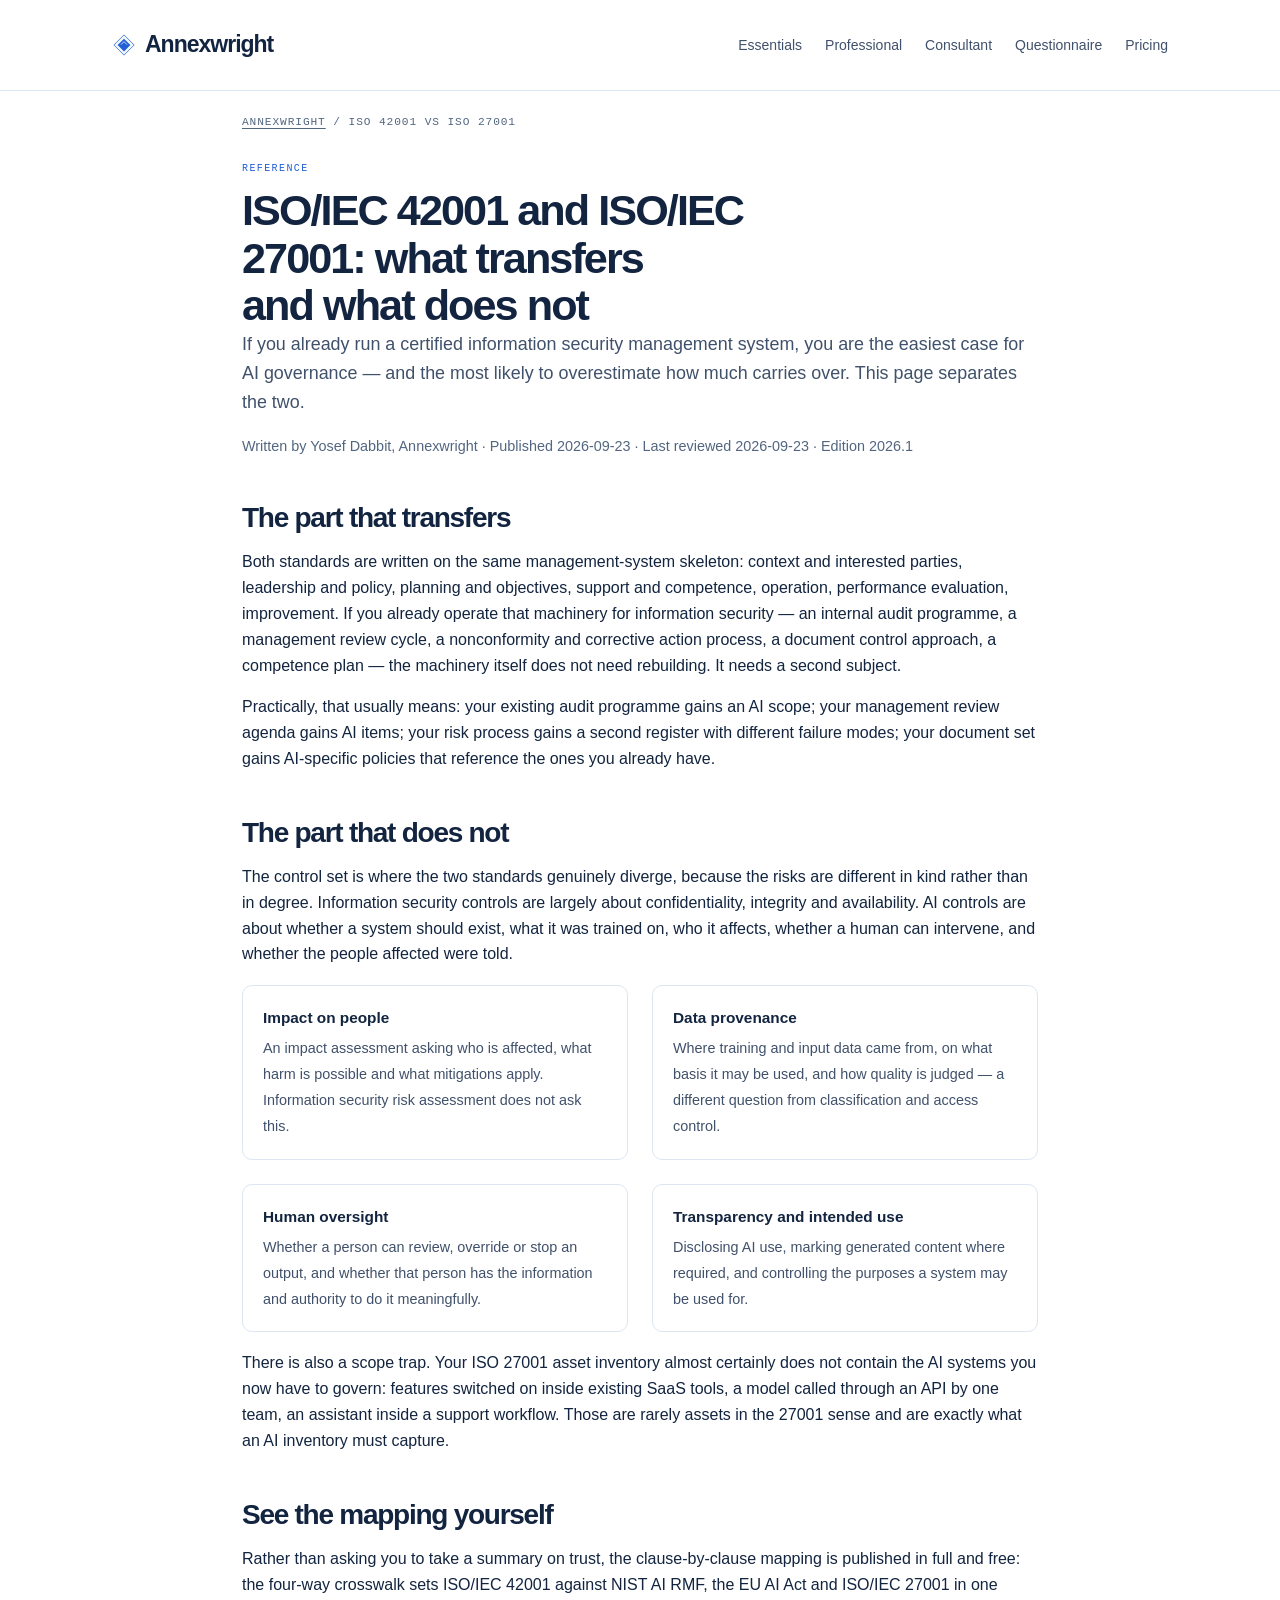
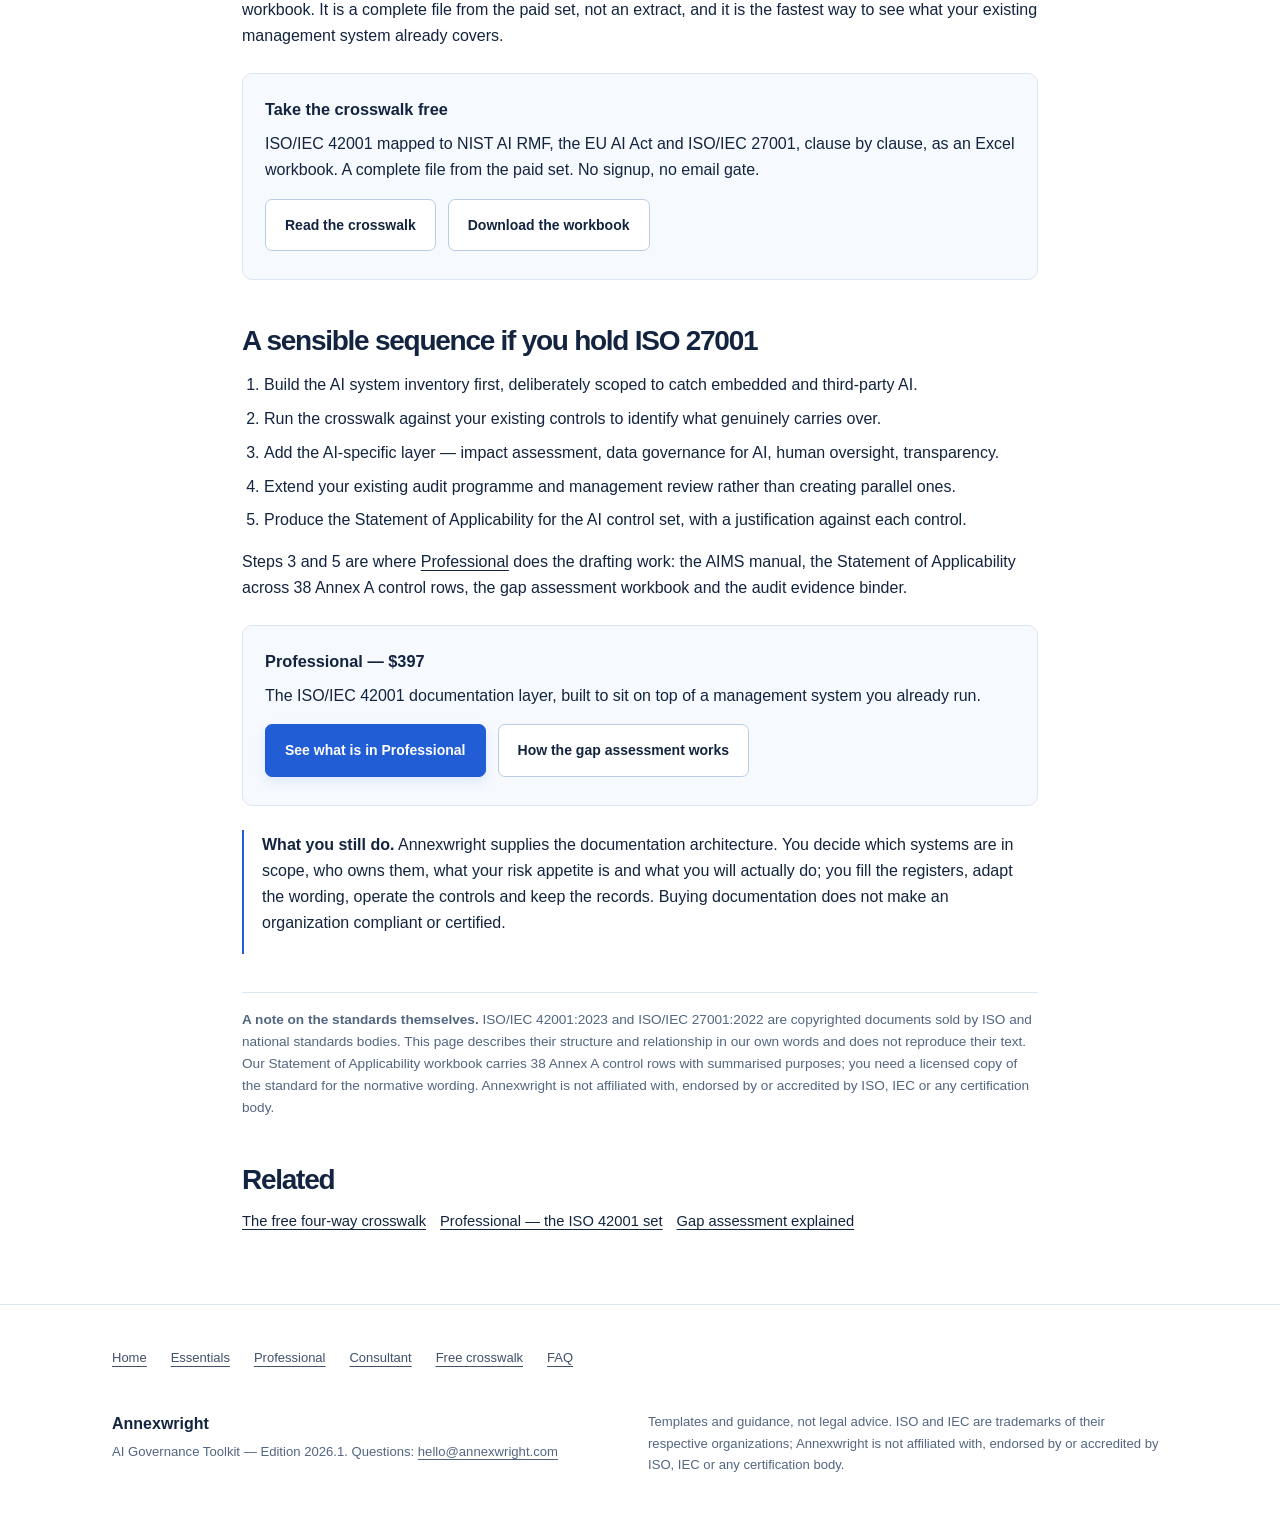
<file: iso-42001-vs-iso-27001/index.html>
<!doctype html>
<html lang="en" data-theme="light">
<head>
<meta charset="utf-8">
<meta name="viewport" content="width=device-width, initial-scale=1">
<title>ISO/IEC 42001 vs ISO/IEC 27001: what transfers and what is AI-specific</title>
<link rel="canonical" href="https://annexwright.com/iso-42001-vs-iso-27001/">
<meta name="robots" content="index,follow">
<meta name="description" content="If you already run ISO/IEC 27001, most of the management-system machinery carries over to ISO/IEC 42001 — and the control set does not. What transfers, what is genuinely new, and a free clause-by-clause crosswalk.">
<meta property="og:title" content="ISO/IEC 42001 vs ISO/IEC 27001: what transfers and what is AI-specific">
<meta property="og:description" content="If you already run ISO/IEC 27001, most of the management-system machinery carries over to ISO/IEC 42001 — and the control set does not. What transfers, what is genuinely new, and a free clause-by-clause crosswalk.">
<meta property="og:type" content="article">
<meta property="og:url" content="https://annexwright.com/iso-42001-vs-iso-27001/">
<meta property="og:image" content="https://annexwright.com/og-image.png?v=precision-blueprint-20261022">
<meta property="og:image:width" content="1200">
<meta property="og:image:height" content="630">
<meta property="og:image:alt" content="Annexwright — the editable policies, registers, assessments and documentation structure behind your AI governance answers.">
<meta property="og:site_name" content="Annexwright">
<meta name="twitter:card" content="summary_large_image">
<meta name="twitter:title" content="ISO/IEC 42001 vs ISO/IEC 27001: what transfers and what is AI-specific">
<meta name="twitter:description" content="If you already run ISO/IEC 27001, most of the management-system machinery carries over to ISO/IEC 42001 — and the control set does not. What transfers, what is genuinely new, and a free clause-by-clause crosswalk.">
<meta name="twitter:image" content="https://annexwright.com/og-image.png?v=precision-blueprint-20261022">
<link rel="icon" href="/favicon.svg?v=precision-blueprint-20261022" type="image/svg+xml"><link rel="apple-touch-icon" href="/apple-touch-icon.png?v=precision-blueprint-20261022">

<style>
:root{--paper:#F3F5F8;--surface:#FFFFFF;--surface-2:#EAEEF3;--ink:#111820;--ink-2:#37444F;--muted:#63727F;
--line:#D6DDE5;--line-strong:#B8C4CF;--navy:#16324F;--navy-2:#0E2138;--crimson:#A4122F;--teal:#25707C;
--serif:"Spectral",Georgia,"Times New Roman",serif;--sans:"Public Sans",-apple-system,BlinkMacSystemFont,"Segoe UI",Helvetica,Arial,sans-serif;
--mono:"IBM Plex Mono",ui-monospace,"SF Mono",Menlo,Consolas,monospace;--wrap:860px}
@media (prefers-color-scheme:dark){:root:not([data-theme="light"]){--paper:#0D1319;--surface:#151D25;--surface-2:#1D2831;--ink:#EDF1F5;--ink-2:#C3CDD6;
--muted:#8A99A6;--line:#27333D;--line-strong:#3A4854;--navy:#9FC0DE;--navy-2:#0A1119;--crimson:#F0798E;--teal:#63BECB}}
*{box-sizing:border-box}html,body{margin:0;padding:0}
body{background:var(--paper);color:var(--ink);font-family:var(--sans);font-size:17px;line-height:1.62;-webkit-font-smoothing:antialiased;overflow-x:hidden}
.wrap{max-width:var(--wrap);margin:0 auto;padding:0 24px}
a{color:inherit}.ilink{color:inherit;text-decoration:underline;text-underline-offset:3px;text-decoration-thickness:1px}
h1,h2,h3{margin:0;text-wrap:balance}
h1{font-family:var(--serif);font-weight:700;font-size:clamp(1.9rem,4.2vw,2.7rem);line-height:1.1;letter-spacing:-.015em}
h2{font-family:var(--serif);font-weight:600;font-size:clamp(1.35rem,2.4vw,1.75rem);line-height:1.2;margin:44px 0 14px}
h3{font-family:var(--sans);font-weight:700;font-size:1.02rem;margin:26px 0 8px}
p{margin:0 0 16px}ul,ol{margin:0 0 16px;padding-left:22px}li{margin:0 0 8px}
.eyebrow{font-family:var(--mono);font-size:.7rem;letter-spacing:.16em;text-transform:uppercase;color:var(--muted);font-weight:500;margin:0 0 10px}
.lede{font-size:1.12rem;color:var(--ink-2);margin:0 0 18px}
.small{font-size:.9rem;color:var(--muted);line-height:1.55}
.masthead{background:var(--navy-2);color:#EDF1F5;padding:16px 0}
.masthead .wrap{display:flex;align-items:center;justify-content:space-between;gap:16px;flex-wrap:wrap;max-width:1120px}
.brand{font-family:var(--serif);font-size:1.2rem;font-weight:700;text-decoration:none}
.masthead nav{display:flex;gap:22px;font-size:.9rem;color:#C6D4E2;flex-wrap:wrap}
.masthead nav a{text-decoration:none}.masthead nav a:hover{color:#fff;text-decoration:underline;text-underline-offset:3px}
.crumbs{font-family:var(--mono);font-size:.7rem;letter-spacing:.08em;text-transform:uppercase;color:var(--muted);padding:22px 0 0}
main{padding:14px 0 40px}
.btn{display:inline-flex;align-items:center;gap:8px;font-weight:600;font-size:.97rem;padding:13px 22px;border-radius:3px;
text-decoration:none;border:1px solid transparent;transition:transform .12s ease}
.btn-primary{background:var(--navy);color:var(--surface);border-color:var(--navy)}
@media (prefers-color-scheme:dark){:root:not([data-theme="light"]) .btn-primary{color:var(--navy-2)}}
.btn-primary:hover{transform:translateY(-1px)}
.btn-ghost{background:transparent;color:var(--ink);border-color:var(--line-strong)}
.cta-row{display:flex;gap:12px;flex-wrap:wrap;align-items:center;margin:8px 0 6px}
.box{border:1px solid var(--line);border-radius:4px;background:var(--surface);padding:22px;margin:24px 0}
.box h3{margin-top:0}
.rule{border-left:2px solid var(--crimson);padding:2px 0 2px 18px;margin:22px 0}
.sample{border:1px solid var(--line);border-radius:4px;overflow:hidden;background:var(--surface);margin:22px 0}
.sample-head{padding:10px 16px;background:var(--surface-2);border-bottom:1px solid var(--line);font-family:var(--mono);
font-size:.66rem;letter-spacing:.11em;text-transform:uppercase;color:var(--ink-2);font-weight:600}
.srow{display:grid;grid-template-columns:150px 1fr;gap:16px;padding:13px 16px;border-top:1px solid var(--line);align-items:baseline}
.srow:first-of-type{border-top:none}
@media (max-width:640px){.srow{grid-template-columns:1fr;gap:3px}}
.srow .lbl{font-family:var(--mono);font-size:.65rem;letter-spacing:.11em;text-transform:uppercase;color:var(--muted);font-weight:600}
.srow .val{font-size:.94rem;color:var(--ink);line-height:1.55}
.srow .val.ev{font-family:var(--mono);font-size:.85rem;color:var(--teal)}
.grid2{display:grid;grid-template-columns:1fr 1fr;gap:24px;margin:18px 0}
@media (max-width:720px){.grid2{grid-template-columns:1fr;gap:16px}}
.gitem{border-top:2px solid var(--line-strong);padding-top:13px}
.gitem b{display:block;font-size:.96rem;margin-bottom:4px}
.gitem span{font-size:.9rem;color:var(--ink-2);line-height:1.5}
details{border-top:1px solid var(--line);border-bottom:1px solid var(--line)}
details+details{border-top:none}
details>summary{list-style:none;cursor:pointer;padding:16px 0;display:flex;justify-content:space-between;gap:18px;font-weight:600;font-size:.98rem}
details>summary::-webkit-details-marker{display:none}
details>summary::after{content:"+";font-family:var(--mono);color:var(--muted)}
details[open]>summary::after{content:"\2212"}
details .body{padding:0 0 18px;font-size:.94rem;color:var(--ink-2);max-width:700px}
.pricebar{display:flex;gap:26px;flex-wrap:wrap;align-items:baseline;font-family:var(--mono);margin:6px 0 16px}
.pricebar b{font-size:1.5rem;color:var(--ink)}
.pricebar span{font-size:.8rem;color:var(--muted)}
.method{font-size:.85rem;color:var(--muted);border-top:1px solid var(--line);padding-top:16px;margin-top:38px}
.method a{color:inherit}
footer{border-top:1px solid var(--line);padding:30px 0 50px;font-size:.82rem;color:var(--muted);margin-top:30px}
footer .wrap{display:flex;justify-content:space-between;gap:18px;flex-wrap:wrap;max-width:1120px}
footer .fb{font-family:var(--serif);font-size:1rem;font-weight:700;color:var(--ink);display:block;margin-bottom:4px}
.related{display:flex;gap:14px;flex-wrap:wrap;margin:10px 0 0;font-size:.92rem}
</style>
<script type="application/ld+json">{"@context":"https://schema.org","@graph":[{"@type":"Organization","@id":"https://annexwright.com/#org","name":"Annexwright","url":"https://annexwright.com/","logo":"https://annexwright.com/apple-touch-icon.png","email":"hello@annexwright.com","description":"Independent product studio publishing editable ISO/IEC 42001 and EU AI Act governance documentation systems."},{"@type":"Article","headline":"ISO/IEC 42001 and ISO/IEC 27001: what transfers and what does not","description":"Which parts of an existing ISO/IEC 27001 management system carry over to ISO/IEC 42001, and which AI-specific controls are genuinely new.","mainEntityOfPage":"https://annexwright.com/iso-42001-vs-iso-27001/","image":"https://annexwright.com/og-image.png?v=precision-blueprint-20261022","author":{"@type":"Person","name":"Yosef Dabbit","url":"https://annexwright.com/#about-honest"},"publisher":{"@id":"https://annexwright.com/#org"},"datePublished":"2026-09-23","dateModified":"2026-09-23","inLanguage":"en"},{"@type":"BreadcrumbList","itemListElement":[{"@type":"ListItem","position":1,"name":"Annexwright","item":"https://annexwright.com/"},{"@type":"ListItem","position":2,"name":"ISO/IEC 42001 and ISO/IEC 27001: what transfers and what does not","item":"https://annexwright.com/iso-42001-vs-iso-27001/"}]}]}</script>
<link rel="stylesheet" href="/assets/blueprint.css">
<meta name="theme-color" content="#215ed5">
</head>
<body>
<a class="skip-link" href="#main-content">Skip to content</a>
<header class="masthead"><div class="wrap"><a class="brand" href="/">Annexwright</a><nav aria-label="Main navigation"><a href="/essentials/">Essentials</a><a href="/professional/">Professional</a><a href="/consultant/">Consultant</a><a href="/ai-security-questionnaire/">Questionnaire</a><a href="/#pricing">Pricing</a></nav></div></header>

<div class="wrap"><p class="crumbs"><a class="ilink" href="/">Annexwright</a> / ISO 42001 vs ISO 27001</p></div>
<main id="main-content" tabindex="-1"><div class="wrap">

<p class="eyebrow">Reference</p>
<h1>ISO/IEC 42001 and ISO/IEC 27001: what transfers and what does not</h1>
<p class="lede">If you already run a certified information security management system, you are the easiest case for AI
governance — and the most likely to overestimate how much carries over. This page separates the two.</p>
<p class="small">Written by Yosef Dabbit, Annexwright · Published 2026-09-23 · Last reviewed 2026-09-23 · Edition 2026.1</p>

<h2>The part that transfers</h2>
<p>Both standards are written on the same management-system skeleton: context and interested parties, leadership and policy,
planning and objectives, support and competence, operation, performance evaluation, improvement. If you already operate that
machinery for information security — an internal audit programme, a management review cycle, a nonconformity and corrective
action process, a document control approach, a competence plan — the machinery itself does not need rebuilding. It needs a
second subject.</p>
<p>Practically, that usually means: your existing audit programme gains an AI scope; your management review agenda gains AI
items; your risk process gains a second register with different failure modes; your document set gains AI-specific policies
that reference the ones you already have.</p>

<h2>The part that does not</h2>
<p>The control set is where the two standards genuinely diverge, because the risks are different in kind rather than in degree.
Information security controls are largely about confidentiality, integrity and availability. AI controls are about whether a
system should exist, what it was trained on, who it affects, whether a human can intervene, and whether the people affected
were told.</p>
<div class="grid2">
<div class="gitem"><b>Impact on people</b><span>An impact assessment asking who is affected, what harm is possible and what
mitigations apply. Information security risk assessment does not ask this.</span></div>
<div class="gitem"><b>Data provenance</b><span>Where training and input data came from, on what basis it may be used, and how
quality is judged — a different question from classification and access control.</span></div>
<div class="gitem"><b>Human oversight</b><span>Whether a person can review, override or stop an output, and whether that
person has the information and authority to do it meaningfully.</span></div>
<div class="gitem"><b>Transparency and intended use</b><span>Disclosing AI use, marking generated content where required,
and controlling the purposes a system may be used for.</span></div>
</div>
<p>There is also a scope trap. Your ISO 27001 asset inventory almost certainly does not contain the AI systems you now have to
govern: features switched on inside existing SaaS tools, a model called through an API by one team, an assistant inside a
support workflow. Those are rarely assets in the 27001 sense and are exactly what an AI inventory must capture.</p>

<h2>See the mapping yourself</h2>
<p>Rather than asking you to take a summary on trust, the clause-by-clause mapping is published in full and free: the four-way
crosswalk sets ISO/IEC 42001 against NIST AI RMF, the EU AI Act and ISO/IEC 27001 in one workbook. It is a complete file from
the paid set, not an extract, and it is the fastest way to see what your existing management system already covers.</p>
<div class="box"><h3>Take the crosswalk free</h3><p>ISO/IEC 42001 mapped to NIST AI RMF, the EU AI Act and ISO/IEC 27001, clause by clause, as an Excel workbook. A complete file from the paid set. No signup, no email gate.</p><div class="cta-row"><a class="btn btn-ghost" href="/iso-42001-crosswalk/">Read the crosswalk</a><a class="btn btn-ghost" href="https://annexwright.com/iso-42001-crosswalk/Four-Way-Framework-Crosswalk.xlsx">Download the workbook</a></div></div>

<h2>A sensible sequence if you hold ISO 27001</h2>
<ol>
<li>Build the AI system inventory first, deliberately scoped to catch embedded and third-party AI.</li>
<li>Run the crosswalk against your existing controls to identify what genuinely carries over.</li>
<li>Add the AI-specific layer — impact assessment, data governance for AI, human oversight, transparency.</li>
<li>Extend your existing audit programme and management review rather than creating parallel ones.</li>
<li>Produce the Statement of Applicability for the AI control set, with a justification against each control.</li>
</ol>
<p>Steps 3 and 5 are where <a class="ilink" href="/professional/">Professional</a> does the drafting work: the AIMS manual, the
Statement of Applicability across 38 Annex A control rows, the gap assessment workbook and the audit evidence binder.</p>

<div class="box"><h3>Professional — $397</h3>
<p>The ISO/IEC 42001 documentation layer, built to sit on top of a management system you already run.</p>
<div class="cta-row"><a class="btn btn-primary" href="/professional/">See what is in Professional</a>
<a class="btn btn-ghost" href="/iso-42001-gap-assessment/">How the gap assessment works</a></div></div>
<div class="rule"><p><strong>What you still do.</strong> Annexwright supplies the documentation architecture. You decide which systems are in scope, who owns them, what your risk appetite is and what you will actually do; you fill the registers, adapt the wording, operate the controls and keep the records. Buying documentation does not make an organization compliant or certified.</p></div>
<p class="method"><strong>A note on the standards themselves.</strong> ISO/IEC 42001:2023 and ISO/IEC 27001:2022 are
copyrighted documents sold by ISO and national standards bodies. This page describes their structure and relationship in our
own words and does not reproduce their text. Our Statement of Applicability workbook carries 38 Annex A control rows with
summarised purposes; you need a licensed copy of the standard for the normative wording. Annexwright is not affiliated with,
endorsed by or accredited by ISO, IEC or any certification body.</p>

<h2>Related</h2><div class="related"><a class="ilink" href="/iso-42001-crosswalk/">The free four-way crosswalk</a> <a class="ilink" href="/professional/">Professional — the ISO 42001 set</a> <a class="ilink" href="/iso-42001-gap-assessment/">Gap assessment explained</a></div>
</div></main>
<footer><div class="wrap"><nav class="footer-links" aria-label="Footer navigation"><a href="/">Home</a><a href="/essentials/">Essentials</a><a href="/professional/">Professional</a><a href="/consultant/">Consultant</a><a href="/iso-42001-crosswalk/">Free crosswalk</a><a href="/#faq">FAQ</a></nav><span><span class="fb">Annexwright</span>AI Governance Toolkit — Edition 2026.1. Questions: <a class="ilink" href="mailto:hello@annexwright.com">hello@annexwright.com</a></span><span style="max-width:520px">Templates and guidance, not legal advice. ISO and IEC are trademarks of their respective organizations; Annexwright is not affiliated with, endorsed by or accredited by ISO, IEC or any certification body.</span></div></footer>
</body>
</html>
</file>
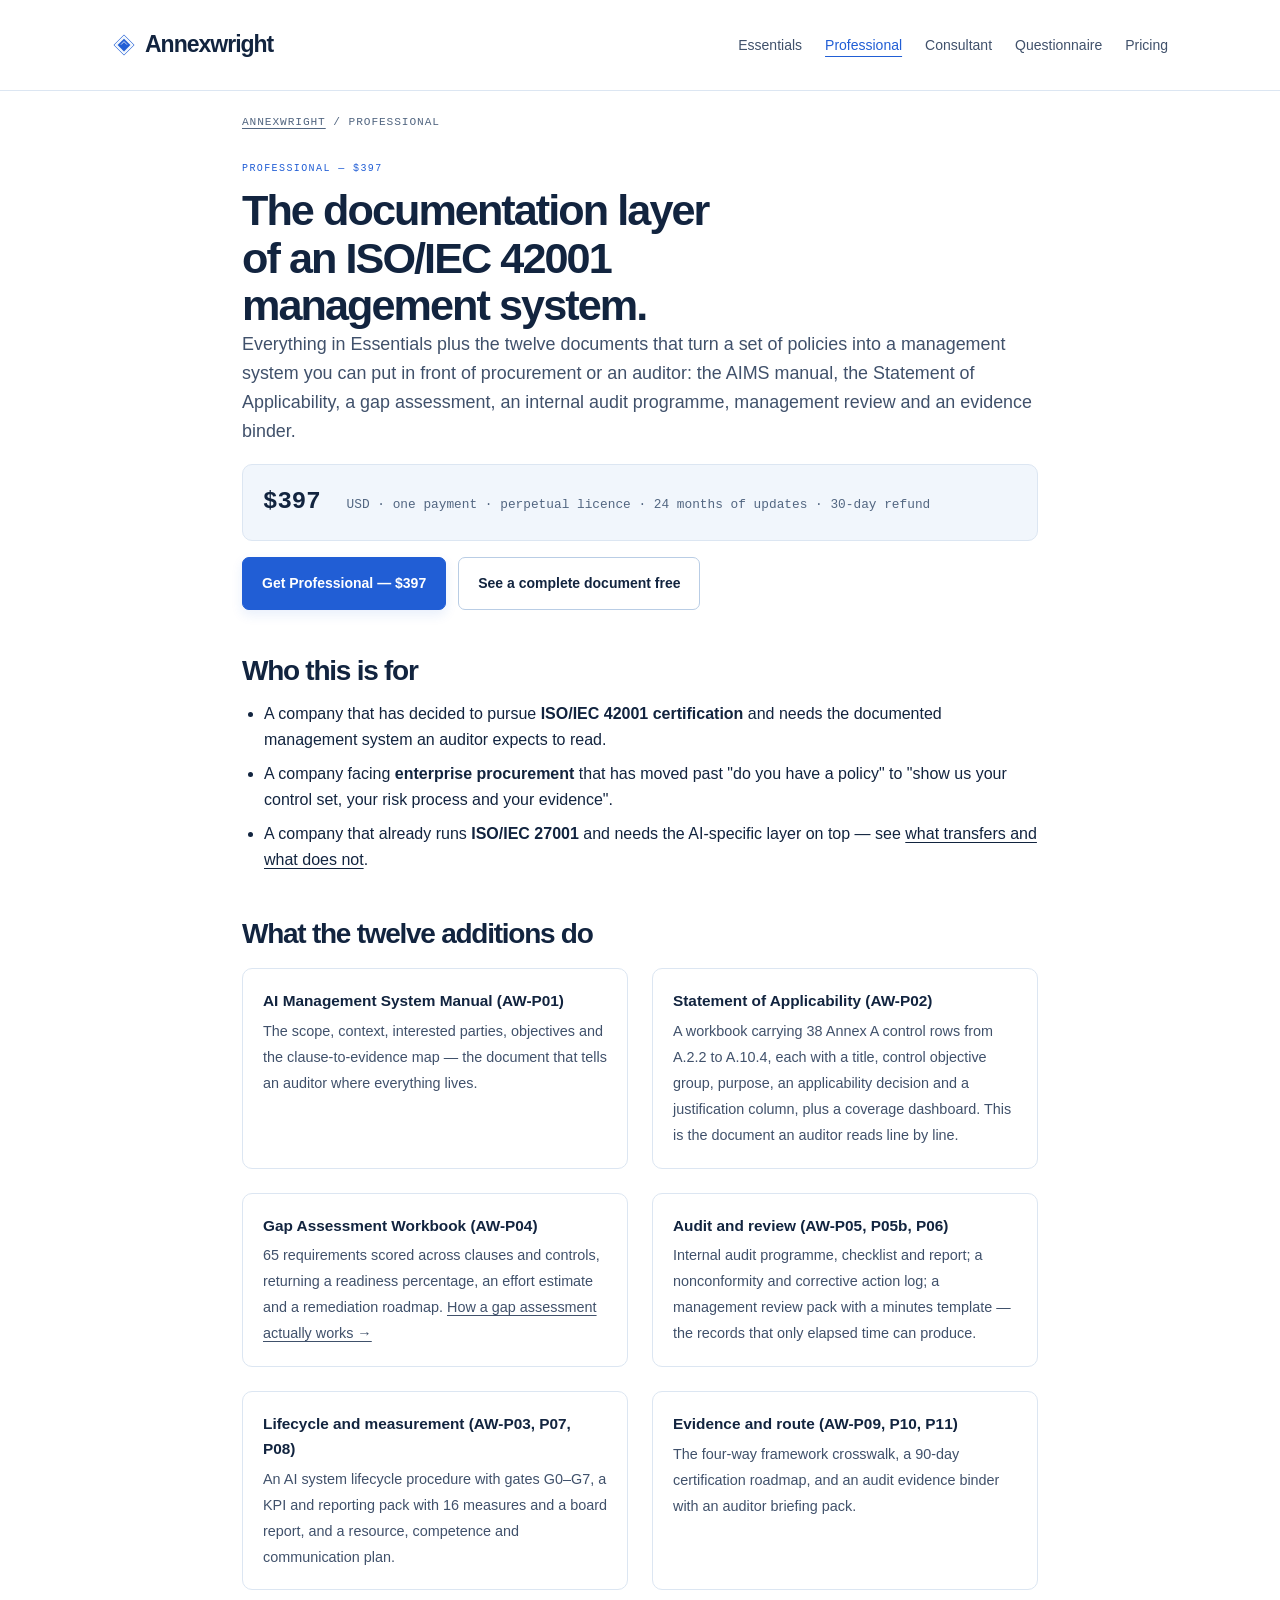
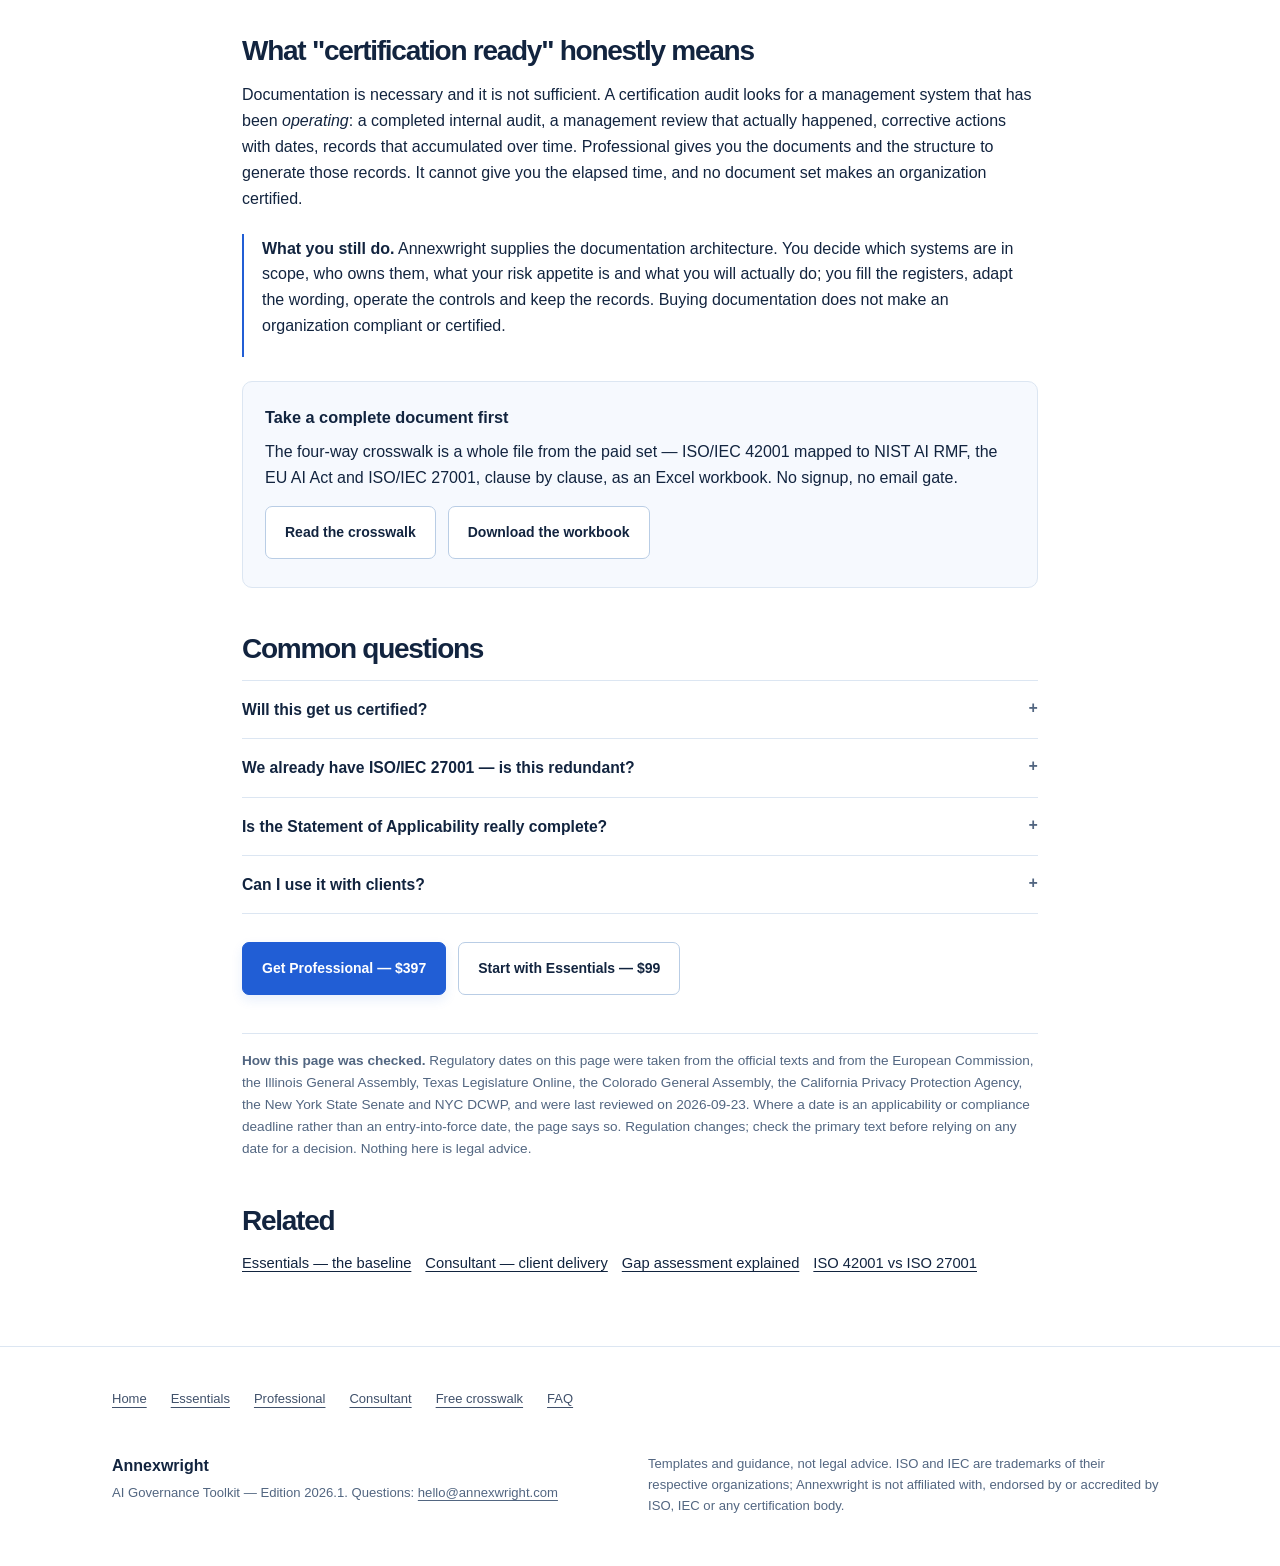
<file: professional/index.html>
<!doctype html>
<html lang="en" data-theme="light">
<head>
<meta charset="utf-8">
<meta name="viewport" content="width=device-width, initial-scale=1">
<title>Annexwright Professional — the ISO/IEC 42001 documentation set ($397)</title>
<link rel="canonical" href="https://annexwright.com/professional/">
<meta name="robots" content="index,follow">
<meta name="description" content="Everything in Essentials plus the AIMS manual, a Statement of Applicability across 38 Annex A control rows, a 65-requirement gap assessment, internal audit programme, management review, 16 KPIs, 90-day roadmap and audit evidence binder. $397.">
<meta property="og:title" content="Annexwright Professional — the ISO/IEC 42001 documentation set ($397)">
<meta property="og:description" content="Everything in Essentials plus the AIMS manual, a Statement of Applicability across 38 Annex A control rows, a 65-requirement gap assessment, internal audit programme, management review, 16 KPIs, 90-day roadmap and audit evidence binder. $397.">
<meta property="og:type" content="product">
<meta property="og:url" content="https://annexwright.com/professional/">
<meta property="og:image" content="https://annexwright.com/assets/social/professional.png?v=precision-blueprint-20261022">
<meta property="og:image:width" content="1200">
<meta property="og:image:height" content="630">
<meta property="og:image:alt" content="Annexwright — the editable policies, registers, assessments and documentation structure behind your AI governance answers.">
<meta property="og:site_name" content="Annexwright">
<meta name="twitter:card" content="summary_large_image">
<meta name="twitter:title" content="Annexwright Professional — the ISO/IEC 42001 documentation set ($397)">
<meta name="twitter:description" content="Everything in Essentials plus the AIMS manual, a Statement of Applicability across 38 Annex A control rows, a 65-requirement gap assessment, internal audit programme, management review, 16 KPIs, 90-day roadmap and audit evidence binder. $397.">
<meta name="twitter:image" content="https://annexwright.com/assets/social/professional.png?v=precision-blueprint-20261022">
<link rel="icon" href="/favicon.svg?v=precision-blueprint-20261022" type="image/svg+xml"><link rel="apple-touch-icon" href="/apple-touch-icon.png?v=precision-blueprint-20261022">

<style>
:root{--paper:#F3F5F8;--surface:#FFFFFF;--surface-2:#EAEEF3;--ink:#111820;--ink-2:#37444F;--muted:#63727F;
--line:#D6DDE5;--line-strong:#B8C4CF;--navy:#16324F;--navy-2:#0E2138;--crimson:#A4122F;--teal:#25707C;
--serif:"Spectral",Georgia,"Times New Roman",serif;--sans:"Public Sans",-apple-system,BlinkMacSystemFont,"Segoe UI",Helvetica,Arial,sans-serif;
--mono:"IBM Plex Mono",ui-monospace,"SF Mono",Menlo,Consolas,monospace;--wrap:860px}
@media (prefers-color-scheme:dark){:root:not([data-theme="light"]){--paper:#0D1319;--surface:#151D25;--surface-2:#1D2831;--ink:#EDF1F5;--ink-2:#C3CDD6;
--muted:#8A99A6;--line:#27333D;--line-strong:#3A4854;--navy:#9FC0DE;--navy-2:#0A1119;--crimson:#F0798E;--teal:#63BECB}}
*{box-sizing:border-box}html,body{margin:0;padding:0}
body{background:var(--paper);color:var(--ink);font-family:var(--sans);font-size:17px;line-height:1.62;-webkit-font-smoothing:antialiased;overflow-x:hidden}
.wrap{max-width:var(--wrap);margin:0 auto;padding:0 24px}
a{color:inherit}.ilink{color:inherit;text-decoration:underline;text-underline-offset:3px;text-decoration-thickness:1px}
h1,h2,h3{margin:0;text-wrap:balance}
h1{font-family:var(--serif);font-weight:700;font-size:clamp(1.9rem,4.2vw,2.7rem);line-height:1.1;letter-spacing:-.015em}
h2{font-family:var(--serif);font-weight:600;font-size:clamp(1.35rem,2.4vw,1.75rem);line-height:1.2;margin:44px 0 14px}
h3{font-family:var(--sans);font-weight:700;font-size:1.02rem;margin:26px 0 8px}
p{margin:0 0 16px}ul,ol{margin:0 0 16px;padding-left:22px}li{margin:0 0 8px}
.eyebrow{font-family:var(--mono);font-size:.7rem;letter-spacing:.16em;text-transform:uppercase;color:var(--muted);font-weight:500;margin:0 0 10px}
.lede{font-size:1.12rem;color:var(--ink-2);margin:0 0 18px}
.small{font-size:.9rem;color:var(--muted);line-height:1.55}
.masthead{background:var(--navy-2);color:#EDF1F5;padding:16px 0}
.masthead .wrap{display:flex;align-items:center;justify-content:space-between;gap:16px;flex-wrap:wrap;max-width:1120px}
.brand{font-family:var(--serif);font-size:1.2rem;font-weight:700;text-decoration:none}
.masthead nav{display:flex;gap:22px;font-size:.9rem;color:#C6D4E2;flex-wrap:wrap}
.masthead nav a{text-decoration:none}.masthead nav a:hover{color:#fff;text-decoration:underline;text-underline-offset:3px}
.crumbs{font-family:var(--mono);font-size:.7rem;letter-spacing:.08em;text-transform:uppercase;color:var(--muted);padding:22px 0 0}
main{padding:14px 0 40px}
.btn{display:inline-flex;align-items:center;gap:8px;font-weight:600;font-size:.97rem;padding:13px 22px;border-radius:3px;
text-decoration:none;border:1px solid transparent;transition:transform .12s ease}
.btn-primary{background:var(--navy);color:var(--surface);border-color:var(--navy)}
@media (prefers-color-scheme:dark){:root:not([data-theme="light"]) .btn-primary{color:var(--navy-2)}}
.btn-primary:hover{transform:translateY(-1px)}
.btn-ghost{background:transparent;color:var(--ink);border-color:var(--line-strong)}
.cta-row{display:flex;gap:12px;flex-wrap:wrap;align-items:center;margin:8px 0 6px}
.box{border:1px solid var(--line);border-radius:4px;background:var(--surface);padding:22px;margin:24px 0}
.box h3{margin-top:0}
.rule{border-left:2px solid var(--crimson);padding:2px 0 2px 18px;margin:22px 0}
.sample{border:1px solid var(--line);border-radius:4px;overflow:hidden;background:var(--surface);margin:22px 0}
.sample-head{padding:10px 16px;background:var(--surface-2);border-bottom:1px solid var(--line);font-family:var(--mono);
font-size:.66rem;letter-spacing:.11em;text-transform:uppercase;color:var(--ink-2);font-weight:600}
.srow{display:grid;grid-template-columns:150px 1fr;gap:16px;padding:13px 16px;border-top:1px solid var(--line);align-items:baseline}
.srow:first-of-type{border-top:none}
@media (max-width:640px){.srow{grid-template-columns:1fr;gap:3px}}
.srow .lbl{font-family:var(--mono);font-size:.65rem;letter-spacing:.11em;text-transform:uppercase;color:var(--muted);font-weight:600}
.srow .val{font-size:.94rem;color:var(--ink);line-height:1.55}
.srow .val.ev{font-family:var(--mono);font-size:.85rem;color:var(--teal)}
.grid2{display:grid;grid-template-columns:1fr 1fr;gap:24px;margin:18px 0}
@media (max-width:720px){.grid2{grid-template-columns:1fr;gap:16px}}
.gitem{border-top:2px solid var(--line-strong);padding-top:13px}
.gitem b{display:block;font-size:.96rem;margin-bottom:4px}
.gitem span{font-size:.9rem;color:var(--ink-2);line-height:1.5}
details{border-top:1px solid var(--line);border-bottom:1px solid var(--line)}
details+details{border-top:none}
details>summary{list-style:none;cursor:pointer;padding:16px 0;display:flex;justify-content:space-between;gap:18px;font-weight:600;font-size:.98rem}
details>summary::-webkit-details-marker{display:none}
details>summary::after{content:"+";font-family:var(--mono);color:var(--muted)}
details[open]>summary::after{content:"\2212"}
details .body{padding:0 0 18px;font-size:.94rem;color:var(--ink-2);max-width:700px}
.pricebar{display:flex;gap:26px;flex-wrap:wrap;align-items:baseline;font-family:var(--mono);margin:6px 0 16px}
.pricebar b{font-size:1.5rem;color:var(--ink)}
.pricebar span{font-size:.8rem;color:var(--muted)}
.method{font-size:.85rem;color:var(--muted);border-top:1px solid var(--line);padding-top:16px;margin-top:38px}
.method a{color:inherit}
footer{border-top:1px solid var(--line);padding:30px 0 50px;font-size:.82rem;color:var(--muted);margin-top:30px}
footer .wrap{display:flex;justify-content:space-between;gap:18px;flex-wrap:wrap;max-width:1120px}
footer .fb{font-family:var(--serif);font-size:1rem;font-weight:700;color:var(--ink);display:block;margin-bottom:4px}
.related{display:flex;gap:14px;flex-wrap:wrap;margin:10px 0 0;font-size:.92rem}
</style>
<script type="application/ld+json">{"@context":"https://schema.org","@graph":[{"@type":"Organization","@id":"https://annexwright.com/#org","name":"Annexwright","url":"https://annexwright.com/","logo":"https://annexwright.com/apple-touch-icon.png","email":"hello@annexwright.com","description":"Independent product studio publishing editable ISO/IEC 42001 and EU AI Act governance documentation systems."},{"@type":"Product","name":"Annexwright Professional","description":"The ISO/IEC 42001 documentation set: AIMS manual, Statement of Applicability, gap assessment workbook, internal audit programme, management review pack, KPI pack, certification roadmap and audit evidence binder.","brand":{"@id":"https://annexwright.com/#org"},"url":"https://annexwright.com/professional/","image":"https://annexwright.com/assets/social/professional.png?v=precision-blueprint-20261022","offers":{"@type":"Offer","price":"397","priceCurrency":"USD","availability":"https://schema.org/InStock","url":"https://annexwright.gumroad.com/l/professional","seller":{"@id":"https://annexwright.com/#org"}}},{"@type":"BreadcrumbList","itemListElement":[{"@type":"ListItem","position":1,"name":"Annexwright","item":"https://annexwright.com/"},{"@type":"ListItem","position":2,"name":"Annexwright Professional","item":"https://annexwright.com/professional/"}]}]}</script>
<link rel="stylesheet" href="/assets/blueprint.css">
<meta name="theme-color" content="#215ed5">
</head>
<body>
<a class="skip-link" href="#main-content">Skip to content</a>
<header class="masthead"><div class="wrap"><a class="brand" href="/">Annexwright</a><nav aria-label="Main navigation"><a href="/essentials/">Essentials</a><a href="/professional/" aria-current="page">Professional</a><a href="/consultant/">Consultant</a><a href="/ai-security-questionnaire/">Questionnaire</a><a href="/#pricing">Pricing</a></nav></div></header>

<div class="wrap"><p class="crumbs"><a class="ilink" href="/">Annexwright</a> / Professional</p></div>
<main id="main-content" tabindex="-1"><div class="wrap">

<p class="eyebrow">Professional — $397</p>
<h1>The documentation layer of an ISO/IEC 42001 management system.</h1>
<p class="lede">Everything in Essentials plus the twelve documents that turn a set of policies into a management system you can
put in front of procurement or an auditor: the AIMS manual, the Statement of Applicability, a gap assessment, an internal audit
programme, management review and an evidence binder.</p>
<div class="pricebar"><b>$397</b><span>USD · one payment · perpetual licence · 24 months of updates · 30-day refund</span></div>
<div class="cta-row"><a class="btn btn-primary" href="https://annexwright.gumroad.com/l/professional">Get Professional — $397</a>
<a class="btn btn-ghost" href="/iso-42001-crosswalk/">See a complete document free</a></div>

<h2>Who this is for</h2>
<ul>
<li>A company that has decided to pursue <strong>ISO/IEC 42001 certification</strong> and needs the documented management
system an auditor expects to read.</li>
<li>A company facing <strong>enterprise procurement</strong> that has moved past "do you have a policy" to "show us your
control set, your risk process and your evidence".</li>
<li>A company that already runs <strong>ISO/IEC 27001</strong> and needs the AI-specific layer on top —
see <a class="ilink" href="/iso-42001-vs-iso-27001/">what transfers and what does not</a>.</li>
</ul>

<h2>What the twelve additions do</h2>
<div class="grid2">
<div class="gitem"><b>AI Management System Manual (AW-P01)</b><span>The scope, context, interested parties, objectives and the
clause-to-evidence map — the document that tells an auditor where everything lives.</span></div>
<div class="gitem"><b>Statement of Applicability (AW-P02)</b><span>A workbook carrying 38 Annex A control rows from A.2.2 to
A.10.4, each with a title, control objective group, purpose, an applicability decision and a justification column, plus a
coverage dashboard. This is the document an auditor reads line by line.</span></div>
<div class="gitem"><b>Gap Assessment Workbook (AW-P04)</b><span>65 requirements scored across clauses and controls, returning a
readiness percentage, an effort estimate and a remediation roadmap.
<a class="ilink" href="/iso-42001-gap-assessment/">How a gap assessment actually works →</a></span></div>
<div class="gitem"><b>Audit and review (AW-P05, P05b, P06)</b><span>Internal audit programme, checklist and report; a
nonconformity and corrective action log; a management review pack with a minutes template — the records that only elapsed
time can produce.</span></div>
<div class="gitem"><b>Lifecycle and measurement (AW-P03, P07, P08)</b><span>An AI system lifecycle procedure with gates G0–G7,
a KPI and reporting pack with 16 measures and a board report, and a resource, competence and communication plan.</span></div>
<div class="gitem"><b>Evidence and route (AW-P09, P10, P11)</b><span>The four-way framework crosswalk, a 90-day certification
roadmap, and an audit evidence binder with an auditor briefing pack.</span></div>
</div>

<h2>What "certification ready" honestly means</h2>
<p>Documentation is necessary and it is not sufficient. A certification audit looks for a management system that has been
<em>operating</em>: a completed internal audit, a management review that actually happened, corrective actions with dates,
records that accumulated over time. Professional gives you the documents and the structure to generate those records. It
cannot give you the elapsed time, and no document set makes an organization certified.</p>
<div class="rule"><p><strong>What you still do.</strong> Annexwright supplies the documentation architecture. You decide which systems are in scope, who owns them, what your risk appetite is and what you will actually do; you fill the registers, adapt the wording, operate the controls and keep the records. Buying documentation does not make an organization compliant or certified.</p></div>
<div class="box"><h3>Take a complete document first</h3><p>The four-way crosswalk is a whole file from the paid set — ISO/IEC 42001 mapped to NIST AI RMF, the EU AI Act and ISO/IEC 27001, clause by clause, as an Excel workbook. No signup, no email gate.</p><div class="cta-row"><a class="btn btn-ghost" href="/iso-42001-crosswalk/">Read the crosswalk</a><a class="btn btn-ghost" href="https://annexwright.com/iso-42001-crosswalk/Four-Way-Framework-Crosswalk.xlsx">Download the workbook</a></div></div>

<h2>Common questions</h2>
<details><summary>Will this get us certified?</summary><div class="body">It gives you the documentation an auditor expects and
the structure to produce the evidence. It cannot give you the records that only elapsed time produces. The 90-day roadmap plans
exactly that sequence and is candid about why first attempts usually fail.</div></details>
<details><summary>We already have ISO/IEC 27001 — is this redundant?</summary><div class="body">No, and you are the easiest
case. The management-system clauses are structurally aligned, so much of what you already run carries over; what is genuinely
new is AI-specific — impact assessment, data provenance, human oversight, transparency, intended-use control.
<a class="ilink" href="/iso-42001-vs-iso-27001/">The comparison page sets out what transfers</a>, and the crosswalk workbook is
free.</div></details>
<details><summary>Is the Statement of Applicability really complete?</summary><div class="body">The workbook ships with 38
Annex A control rows spanning A.2.2 to A.10.4, each with a justification column and an applicability decision you make. The
control text is summarised in our own words; you need a licensed copy of ISO/IEC 42001:2023 for the normative text.</div></details>
<details><summary>Can I use it with clients?</summary><div class="body">No. Professional is licensed for one organization's
internal use. <a class="ilink" href="/consultant/">Consultant</a> is the client-delivery licence.</div></details>

<div class="cta-row" style="margin-top:28px"><a class="btn btn-primary" href="https://annexwright.gumroad.com/l/professional">Get Professional — $397</a>
<a class="btn btn-ghost" href="/essentials/">Start with Essentials — $99</a></div>
<p class="method"><strong>How this page was checked.</strong> Regulatory dates on this page were taken from the official texts and from the European Commission, the Illinois General Assembly, Texas Legislature Online, the Colorado General Assembly, the California Privacy Protection Agency, the New York State Senate and NYC DCWP, and were last reviewed on 2026-09-23. Where a date is an applicability or compliance deadline rather than an entry-into-force date, the page says so. Regulation changes; check the primary text before relying on any date for a decision. Nothing here is legal advice.</p>

<h2>Related</h2><div class="related"><a class="ilink" href="/essentials/">Essentials — the baseline</a> <a class="ilink" href="/consultant/">Consultant — client delivery</a> <a class="ilink" href="/iso-42001-gap-assessment/">Gap assessment explained</a> <a class="ilink" href="/iso-42001-vs-iso-27001/">ISO 42001 vs ISO 27001</a></div>
</div></main>
<footer><div class="wrap"><nav class="footer-links" aria-label="Footer navigation"><a href="/">Home</a><a href="/essentials/">Essentials</a><a href="/professional/">Professional</a><a href="/consultant/">Consultant</a><a href="/iso-42001-crosswalk/">Free crosswalk</a><a href="/#faq">FAQ</a></nav><span><span class="fb">Annexwright</span>AI Governance Toolkit — Edition 2026.1. Questions: <a class="ilink" href="mailto:hello@annexwright.com">hello@annexwright.com</a></span><span style="max-width:520px">Templates and guidance, not legal advice. ISO and IEC are trademarks of their respective organizations; Annexwright is not affiliated with, endorsed by or accredited by ISO, IEC or any certification body.</span></div></footer>
</body>
</html>
</file>
<file: assets/blueprint.css>
/* Precision Blueprint — no rendering dependencies or external assets. */
:root[data-theme="light"]{--paper:#fff;--surface:#fff;--surface-2:#f1f6fc;--ink:#12243f;--ink-2:#40516b;--muted:#526681;--line:#dce6f2;--line-strong:#b9cde5;--navy:#215ed5;--navy-2:#10274b;--crimson:#215ed5;--teal:#226486;--serif:Arial,Helvetica,sans-serif;--sans:Arial,Helvetica,sans-serif;--mono:ui-monospace,Menlo,monospace;--wrap:1240px}
body{font-size:16px}h1,h2{letter-spacing:-.045em}h2{font-weight:700}section{padding:76px 0}.wrap{padding-left:32px;padding-right:32px}.masthead{background:#fff;color:var(--ink);border-bottom:1px solid var(--line);padding:23px 0}.brand{font-size:23px;letter-spacing:-1px}.brand:before{content:'◈';color:var(--navy);margin-right:9px}.masthead nav{color:var(--ink-2);gap:23px;font-size:14px}.masthead nav a:hover{color:var(--navy)}.btn{border-radius:7px;font-size:14px;padding:14px 19px;min-height:48px}.btn-primary{color:#fff!important;background:#215ed5;box-shadow:0 5px 12px #215ed51a}.btn-ghost{background:#fff}.btn:hover{transform:translateY(-2px)}a:focus-visible,summary:focus-visible{outline:3px solid #215ed5;outline-offset:5px}.eyebrow{color:#215ed5;font-size:10px;letter-spacing:.14em}.hero{position:relative;background:radial-gradient(ellipse at 80% 40%,#e8f2ff 0,transparent 60%),linear-gradient(#fcfdff,#f5f9ff);padding:86px 0 68px;overflow:hidden}.hero-layout{display:grid;grid-template-columns:1.05fr 1fr;gap:38px;align-items:center}.hero h1{font-size:clamp(38px,4.2vw,59px);line-height:1.07;max-width:640px}.hero .lede{font-size:17px;line-height:1.75;max-width:530px}.hero .g24{gap:22px}.hero .facts{font-size:11px;line-height:1.7}.hero .trust{font-size:12px;line-height:1.7}.payment-note{font-size:12px;font-weight:600;color:#40516b}.blueprint-scene{position:relative;height:540px;perspective:1100px;isolation:isolate;background-image:linear-gradient(#3478db0b 1px,transparent 1px),linear-gradient(90deg,#3478db0b 1px,transparent 1px);background-size:32px 32px;border:1px solid #bcd3ee80;border-radius:12px;--rx:0deg;--ry:0deg}.scene-heading,.scene-footer{position:absolute;left:20px;right:20px;display:flex;justify-content:space-between;gap:12px;color:#41628e;font:9px/1.6 var(--mono);letter-spacing:.06em;z-index:5}.scene-heading{top:19px}.scene-footer{bottom:19px}.scene-footer span:last-child{font-family:var(--sans);letter-spacing:0}.blueprint-orbit{position:absolute;inset:85px 25px;border:1px solid #6b9fe14a;border-radius:50%;transform:rotate(-35deg);box-shadow:0 0 0 35px #7aa8e20a,0 0 80px #78adfa21}.document-stage{position:absolute;inset:65px 16px 55px;transform-style:preserve-3d;transform:rotateX(var(--rx)) rotateY(var(--ry));transition:transform .18s ease-out}.doc-position{position:absolute;width:57%;height:232px;transform-style:preserve-3d}.doc-0{left:5%;top:8px;transform:translateZ(15px) rotateY(-15deg) rotateX(9deg) rotateZ(-9deg)}.doc-1{right:0;top:61px;transform:translateZ(48px) rotateY(-15deg) rotateX(9deg) rotateZ(-9deg)}.doc-2{left:0;top:170px;transform:translateZ(80px) rotateY(-15deg) rotateX(9deg) rotateZ(-9deg)}.doc-3{right:4%;top:222px;transform:translateZ(115px) rotateY(-15deg) rotateX(9deg) rotateZ(-9deg)}.blueprint-doc{height:100%;padding:18px 19px;background:linear-gradient(135deg,#fffffffa,#f4f8fffa);border:1px solid #fff;border-bottom:3px solid #bfd0e8;border-right:3px solid #d4e1f2;border-radius:9px;box-shadow:7px 16px 25px #274d7f20,0 0 0 1px #bbd0e488;animation:document-float 7s ease-in-out infinite;transition:box-shadow .2s}.doc-1 .blueprint-doc{animation-delay:-1.7s}.doc-2 .blueprint-doc{animation-delay:-3.5s}.doc-3 .blueprint-doc{animation-delay:-5.2s}.doc-meta,.doc-bottom{display:flex;justify-content:space-between;font:8px var(--mono);color:#526c91;letter-spacing:.08em}.doc-icon{display:block;color:#215ed5;font-size:26px;margin:12px 0 8px}.blueprint-doc h3{font-size:17px;letter-spacing:-.03em}.blueprint-doc p{font-size:8px;color:#526681;margin-top:6px}.doc-lines{display:grid;gap:7px;margin:15px 0}.doc-lines i{height:3px;background:#dce7f6;border-radius:2px}.doc-lines i:nth-child(2){width:82%}.doc-lines i:nth-child(3){width:61%;background:#9bbbe9}.doc-bottom{padding-top:10px;border-top:1px solid #dce6f2;font-size:7px}.doc-bottom span:first-child{color:#215ed5;font-size:9px}.blueprint-doc:hover{box-shadow:8px 20px 32px #215ed534,0 0 0 1px #85b1ef}.flow,.tier,.manifest,.sample{border-radius:12px}.flow .fs{padding:25px 20px}.tier{padding:30px;border-color:#dce6f2;box-shadow:0 10px 35px #173c6b06}.tier.featured{border-color:#215ed5;box-shadow:0 10px 35px #215ed515}.tier h3{font-size:25px}.card,.alt{border-top-width:1px}.badge{border-radius:4px;color:white!important}.skip-link{position:absolute;left:20px;top:-100px;background:white;padding:12px;z-index:100}.skip-link:focus{top:10px}main{display:block}#how{background:#fff}#free,#choose,#partners{background:#f6f9fe}.honest{border-color:#215ed5}.masthead+main>.wrap{padding-top:16px}
@keyframes document-float{0%,100%{transform:translateY(0)}50%{transform:translateY(-7px)}}
@media(min-width:1500px){.hero{padding:104px 0 88px}}
@media(max-width:1000px){.hero-layout{grid-template-columns:1fr;gap:32px}.hero .narrow{max-width:760px}.hero h1{max-width:740px}.blueprint-scene{width:min(100%,600px);justify-self:center}.hero .lede{max-width:650px}}
@media(max-width:600px){.wrap{padding-left:22px;padding-right:22px}.masthead{padding:18px 0}.masthead .wrap{gap:15px}.masthead nav{gap:14px;flex-wrap:wrap;font-size:12px}.hero{padding:48px 0 38px}.hero h1{font-size:39px}.hero .lede{font-size:16px}.hero .cta-row{align-items:stretch;flex-direction:column}.hero .btn{justify-content:center}.blueprint-scene{height:450px}.document-stage{inset:65px 13px 55px}.doc-position{height:190px;width:59%}.blueprint-doc{padding:13px 12px}.blueprint-doc h3{font-size:13px}.doc-icon{font-size:20px;margin:7px 0}.blueprint-doc p{font-size:7px}.doc-lines{margin:10px 0;gap:6px}.doc-1{top:42px}.doc-2{top:132px}.doc-3{top:173px}.doc-bottom span:last-child{display:none}.scene-footer{font-size:8px;left:12px;right:12px}.scene-footer span:last-child{display:none}section{padding:52px 0}.tier{padding:24px}}
@media(prefers-reduced-motion:reduce),(update:slow){*,*::before,*::after{animation:none!important;transition:none!important;scroll-behavior:auto!important}.document-stage{transform:none!important}}
@media(pointer:coarse){.blueprint-doc{animation:none}.document-stage{transform:none}}
.blueprint-scene.is-paused .blueprint-doc{animation-play-state:paused}
/* Keep each document title legible through the perspective stack. */
.doc-position{width:48%;height:210px}.doc-0{left:1%;top:4px}.doc-1{right:0;top:60px}.doc-2{left:0;top:197px}.doc-3{right:0;top:244px}.doc-icon{margin:7px 0}.blueprint-doc h3{font-size:15px}.blueprint-doc{animation-duration:8s}.scene-footer{bottom:12px}.blueprint-scene{height:570px}
@media(max-width:600px){.blueprint-scene{height:470px}.doc-position{width:47%;height:176px}.doc-0{left:2%;top:0}.doc-1{right:1%;top:43px}.doc-2{left:0;top:164px}.doc-3{right:0;top:210px}.blueprint-doc h3{font-size:12px}.blueprint-doc p{line-height:1.5}.doc-lines{gap:5px;margin:8px 0}.doc-icon{margin:5px 0}}
body:not(:has(.blueprint-scene)){--wrap:860px}
/* Shared identity and reference-page refinements. */
:root[data-theme="light"]{--crimson-soft:#eaf2ff;--accent:#215ed5;--mut:#526681;--bg:#fff}
.brand{display:inline-flex;align-items:center;gap:9px;color:var(--ink)}
.brand::before{content:"";display:inline-block;width:24px;height:24px;flex:none;margin:0;background:url('/favicon.svg') center/contain no-repeat}
.masthead nav a{display:inline-flex;align-items:center;min-height:32px;padding:4px 0}
.masthead nav a[aria-current="page"]{color:#215ed5;text-decoration:underline;text-underline-offset:6px}
.scroll:focus-visible,.xtable-wrap:focus-visible{outline:3px solid #215ed5;outline-offset:4px}
main:focus{outline:none}
main>.wrap>h1{max-width:25ch}
.box,.cta,.pricebar,.gitem{border-radius:10px}
.box,.cta{background:#f6f9fe;border-color:#dce6f2}
.pricebar{padding:18px 20px;background:#f1f6fc;border:1px solid #dce6f2}
.gitem{padding:20px;border:1px solid #dce6f2;background:#fff}
.gitem b{color:#12243f}
.resource-page{font-family:var(--sans);color:var(--ink);background:#fff}
.resource-page .wrap{max-width:1120px;margin:0 auto;padding:0 32px}
.resource-page main{padding:14px 0 40px}
.resource-page h1{font-size:clamp(1.9rem,4.2vw,2.7rem);line-height:1.1;max-width:30ch;margin:22px 0 18px}
.resource-page h2{font-size:clamp(1.35rem,2.4vw,1.75rem);margin:36px 0 14px}
.resource-page .lede{font-size:1.12rem;color:var(--ink-2);margin:0 0 22px;max-width:70ch}
.resource-page .eyebrow{margin-top:24px;line-height:1.5}
.resource-page .crumbs{font:10px/1.6 var(--mono);letter-spacing:.08em;text-transform:uppercase;color:var(--muted);padding:14px 0 0}
.resource-page a{color:var(--navy)}
.resource-page .brand{color:var(--ink)}
.resource-page .btn-primary{color:#fff}
.resource-page th{background:#f1f6fc;color:#12243f}
.resource-page td{line-height:1.6}
.resource-page .note{background:#f1f6fc;color:#40516b;border-color:#dce6f2}
.resource-page footer{margin:0;padding:32px 0 48px;color:#526681}
.resource-page .cta-row{display:flex;gap:12px;flex-wrap:wrap}
@media(max-width:600px){.masthead nav{gap:4px 18px}.masthead nav a{min-height:40px}.resource-page .wrap{padding-left:22px;padding-right:22px}.resource-page .btn{display:inline-flex;justify-content:center;min-height:48px}.resource-page .cta-row{flex-direction:column}.resource-page h1{font-size:31px}.resource-page table{min-width:980px}}
@media print{.masthead,.skip-link,.blueprint-scene{display:none}body{color:#111;background:#fff}main>.wrap,.wrap{max-width:none}a{color:inherit}.scroll,.xtable-wrap{overflow:visible}details:not([open])>div{display:block}section{padding:24px 0}.hero-layout{display:block}.btn{box-shadow:none}}
.motion-toggle{font:10px var(--sans);color:#215ed5;background:#fff;border:1px solid #b9cde5;border-radius:5px;min-height:30px;padding:5px 10px;cursor:pointer;letter-spacing:0;margin-top:-8px}
.motion-toggle:focus-visible{outline:3px solid #215ed5;outline-offset:3px}
.motion-toggle:disabled{color:#526681;cursor:default}
.motion-toggle[hidden]{display:none}
@media(max-width:600px){.motion-toggle{min-height:36px}}
.masthead .wrap{display:flex;align-items:center;justify-content:space-between;gap:16px;flex-wrap:wrap}
.masthead nav{display:flex;flex-wrap:wrap}
.masthead nav a{min-height:44px}
.footer-links{display:flex;flex-wrap:wrap;gap:8px 24px;width:100%;margin-bottom:14px;font-size:13px}
.footer-links a{display:inline-flex;align-items:center;min-height:44px;color:#40516b;text-underline-offset:4px}
.brand,.masthead nav a{text-decoration:none}
.masthead nav a:hover{text-decoration:underline;text-underline-offset:5px;color:#215ed5}
</file>
